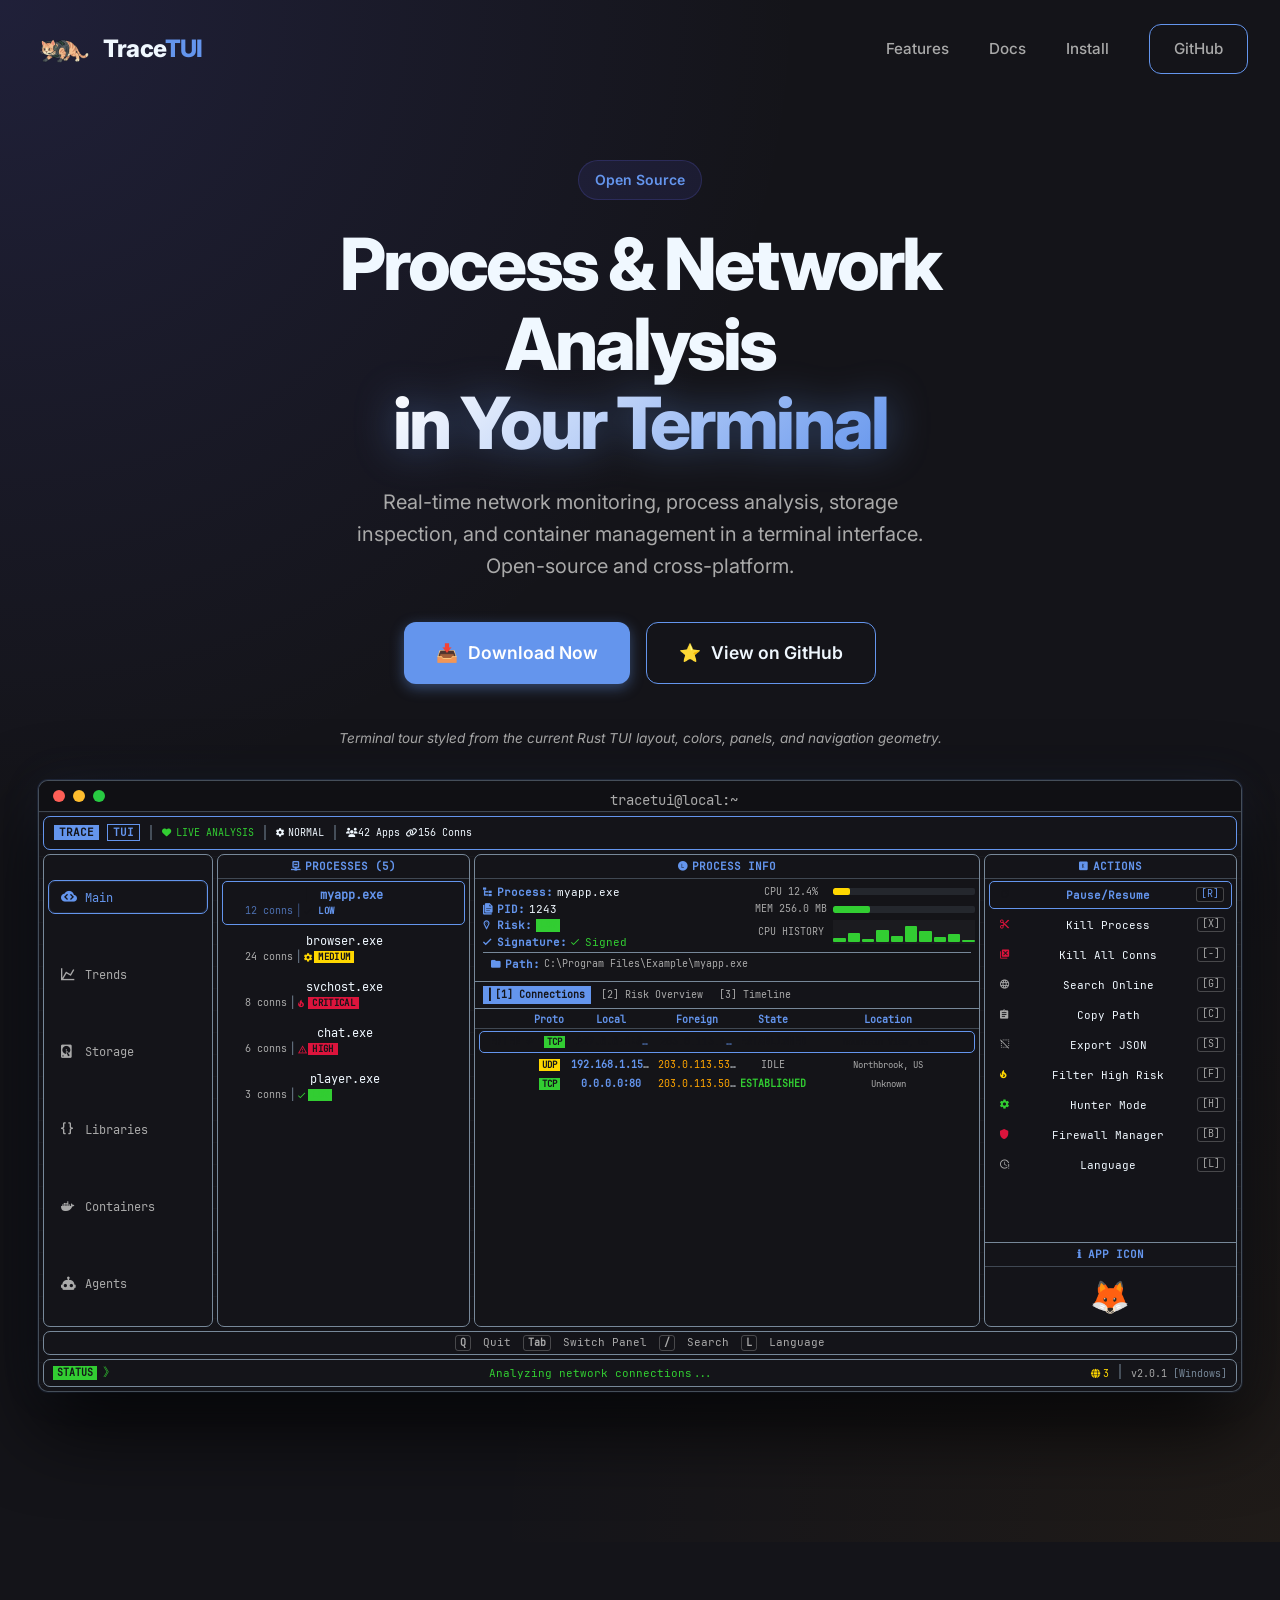
<file: docs/index.html>
<!DOCTYPE html>
<html lang="en">
<head>
    <meta charset="UTF-8">
    <meta name="viewport" content="width=device-width, initial-scale=1.0">
    <title>TraceTUI - Terminal System Process & Network Analysis</title>
    <meta name="description" content="TraceTUI: Open-source terminal-based system process and network analysis tool with real-time monitoring">
    <link rel="icon" type="image/png" href="assets/tracetuiicon.png">
    <link rel="preconnect" href="https://fonts.googleapis.com">
    <link rel="preconnect" href="https://fonts.gstatic.com" crossorigin>
    <link href="https://fonts.googleapis.com/css2?family=Inter:wght@400;600;700&family=JetBrains+Mono:wght@400;700&display=swap" rel="stylesheet">
    <link rel="stylesheet" href="css/style.css">
</head>
<body>
    
    <nav class="navbar" id="navbar">
        <div class="nav-container">
            <a href="./index.html" class="logo">
                <img src="assets/tracetuiicon.png" alt="TraceTUI" class="logo-img">
                <span class="logo-text">Trace<span class="accent">TUI</span></span>
            </a>
            <ul class="nav-links">
                <li><a href="#features">Features</a></li>
                <li><a href="#docs">Docs</a></li>
                <li><a href="#install">Install</a></li>
                <li><a href="https://github.com/AcoranGonzalezMoray/TraceTUI" class="btn btn-outline" target="_blank">GitHub</a></li>
            </ul>
            <button class="mobile-menu-btn" id="mobileMenuBtn" aria-label="Toggle menu">
                <span></span>
                <span></span>
                <span></span>
            </button>
        </div>
    </nav>

    
    <section class="hero" id="hero">
        <div class="container">
            <div class="hero-text">
                <div class="badge">Open Source</div>
                <h1 class="hero-title">
                    Process & Network Analysis<br>
                    <span class="accent">in Your Terminal</span>
                </h1>
                <p class="hero-subtitle">
                    Real-time network monitoring, process analysis, storage inspection, and container management
                    in a terminal interface. Open-source and cross-platform.
                </p>
                <div class="hero-buttons">
                    <a href="#install" class="btn btn-primary btn-lg">
                        <span>📥</span> Download Now
                    </a>
                    <a href="https://github.com/AcoranGonzalezMoray/TraceTUI" class="btn btn-secondary btn-lg" target="_blank">
                        <span>⭐</span> View on GitHub
                    </a>
                </div>
            </div>
            <div class="hero-terminal">
                <div class="terminal-window" id="terminalWindow">
                    <div class="terminal-header-dots">
                        <span class="dot-close"></span>
                        <span class="dot-minimize"></span>
                        <span class="dot-maximize"></span>
                        <span class="terminal-title-text">tracetui@local:~</span>
                    </div>
                    <div class="tui-app" id="tuiApp">
                        <div class="step-indicator" id="stepIndicator">
                            <span class="step-num" id="stepNum">01</span>
                            <span class="step-sep">/</span>
                            <span class="step-total">16</span>
                            <span class="step-label" id="stepLabel">Dashboard Overview</span>
                            <div class="step-dots" id="stepDots"></div>
                        </div>
                        
                        <div class="tui-header" id="tuiHeader" data-paused="false" data-hunter="false">
                            <span class="header-chip header-trace">TRACE</span>
                            <span class="header-chip header-tui">TUI</span>
                            <span class="header-sep">│</span>
                            <span class="header-dot" id="headerDot">&#xf004;</span>
                            <span class="header-live" id="headerLive">LIVE ANALYSIS</span>
                            <span class="header-sep">│</span>
                            <span class="header-mode" id="headerMode">󰒓 NORMAL</span>
                            <span class="header-sep">│</span>
                            <span class="header-counts">&#xf0c0; 42 Apps  &#xf0c1; 156 Conns</span>
                        </div>
                        
                        <div class="search-overlay" id="searchOverlay">
                            <div class="search-bar">
                                <span class="search-chip">◎ SEARCH</span>
                                <span class="search-query">firefox</span>
                                <span class="search-cursor">█</span>
                                <span class="search-count">(3 matches)</span>
                            </div>
                        </div>
                        
                        <div class="tui-body" id="tuiBody" data-active-nav="main">
                            
                            <div class="tui-nav-sidebar" id="tuiNavSidebar">
                                <div class="nav-item nav-selected" data-nav="main">
                                    <span class="nav-icon">󰞶</span>
                                    <span class="nav-label">Main</span>
                                </div>
                                <div class="nav-item" data-nav="trends">
                                    <span class="nav-icon">󰄪</span>
                                    <span class="nav-label">Trends</span>
                                </div>
                                <div class="nav-item" data-nav="storage">
                                    <span class="nav-icon">󰋊</span>
                                    <span class="nav-label">Storage</span>
                                </div>
                                <div class="nav-item" data-nav="libraries">
                                    <span class="nav-icon">󰅩</span>
                                    <span class="nav-label">Libraries</span>
                                </div>
                                <div class="nav-item" data-nav="containers">
                                    <span class="nav-icon">󰡨</span>
                                    <span class="nav-label">Containers</span>
                                </div>
                                <div class="nav-item" data-nav="agents">
                                    <span class="nav-icon">󰚩</span>
                                    <span class="nav-label">Agents</span>
                                </div>
                            </div>
                            <div class="tui-content-area">
                                
                                <div class="nav-view nav-view-main">
                                    <div class="tui-panel tui-left" id="tuiLeft">
                                        <div class="panel-titlebar">󰲚 PROCESSES (5)</div>
                                    <div class="proc-list">
                                        <div class="proc-loading">
                                            <div class="proc-empty-icon">󱈸</div>
                                            <div class="proc-empty-msg">No active connections</div>
                                            <div class="proc-empty-hint">Press <span class="proc-empty-key">R</span> to refresh</div>
                                        </div>
                                        <div class="proc-items">
                                            <div class="proc-item selected-proc">
                                                <span class="proc-sel">▎</span>
                                                <span class="proc-name">myapp.exe</span>
                                                <div class="proc-sub">
                                                    <span class="proc-conns">12 conns</span>
                                                    <span class="proc-sep">│</span>
                                                    <span class="proc-risk-icon risk-low">󰄬</span>
                                                    <span class="proc-risk-badge risk-low-bg">LOW</span>
                                                </div>
                                            </div>
                                            <div class="proc-item">
                                                <span class="proc-sel">  </span>
                                                <span class="proc-name">browser.exe</span>
                                                <div class="proc-sub">
                                                    <span class="proc-conns">24 conns</span>
                                                    <span class="proc-sep">│</span>
                                                    <span class="proc-risk-icon risk-med">󰒓</span>
                                                    <span class="proc-risk-badge risk-med-bg">MEDIUM</span>
                                                </div>
                                            </div>
                                            <div class="proc-item">
                                                <span class="proc-sel">  </span>
                                                <span class="proc-name">svchost.exe</span>
                                                <div class="proc-sub">
                                                    <span class="proc-conns">8 conns</span>
                                                    <span class="proc-sep">│</span>
                                                    <span class="proc-risk-icon risk-critical">󰈸</span>
                                                    <span class="proc-risk-badge risk-critical-bg">CRITICAL</span>
                                                </div>
                                            </div>
                                            <div class="proc-item">
                                                <span class="proc-sel">  </span>
                                                <span class="proc-name">chat.exe</span>
                                                <div class="proc-sub">
                                                    <span class="proc-conns">6 conns</span>
                                                    <span class="proc-sep">│</span>
                                                    <span class="proc-risk-icon risk-high">󰀪</span>
                                                    <span class="proc-risk-badge risk-high-bg">HIGH</span>
                                                </div>
                                            </div>
                                            <div class="proc-item">
                                                <span class="proc-sel">  </span>
                                                <span class="proc-name">player.exe</span>
                                                <div class="proc-sub">
                                                    <span class="proc-conns">3 conns</span>
                                                    <span class="proc-sep">│</span>
                                                    <span class="proc-risk-icon risk-low">󰄬</span>
                                                    <span class="proc-risk-badge risk-low-bg">LOW</span>
                                                </div>
                                            </div>
                                        </div>
                                    </div>
                                    </div>
                                    <div class="tui-panel tui-center" id="tuiCenter">
                                        <div class="panel-titlebar">󰰍 PROCESS INFO</div>
                                        <div class="center-loading">
                                            <div class="center-loading-line"><span class="center-loading-spinner">⠋</span> <span class="center-loading-msg">Analyzing network connections...</span></div>
                                            <div class="center-loading-sub">   Please wait, this may take a few seconds.</div>
                                        </div>
                                        <div class="center-info">
                                            <div class="info-grid">
                                                <div class="info-left">
                                                    <div class="info-row"><span class="info-lbl">󰙅 Process:</span><span class="info-val">myapp.exe</span></div>
                                                    <div class="info-row"><span class="info-lbl">󱔗 PID:</span><span class="info-val">1243</span></div>
                                                    <div class="info-row"><span class="info-lbl"> Risk:</span><span class="proc-risk-badge risk-low-bg">LOW</span></div>
                                                    <div class="info-row"><span class="info-lbl">󰄬 Signature:</span><span class="info-val sig-ok">󰄬 Signed</span></div>
                                                </div>
                                                <div class="info-right">
                                                    <div class="gauge-row">
                                                        <span class="gauge-lbl">CPU 12.4%</span>
                                                        <div class="gauge-track"><div class="gauge-fill gauge-cpu" style="width:12%"></div></div>
                                                    </div>
                                                    <div class="gauge-row">
                                                        <span class="gauge-lbl">MEM 256.0 MB</span>
                                                        <div class="gauge-track"><div class="gauge-fill gauge-mem" style="width:26%"></div></div>
                                                    </div>
                                                    <div class="sparkline-row">
                                                        <span class="gauge-lbl">CPU HISTORY</span>
                                                        <div class="sparkline-track">
                                                            <span class="spark-bar" style="height:20%"></span>
                                                            <span class="spark-bar" style="height:45%"></span>
                                                            <span class="spark-bar" style="height:12%"></span>
                                                            <span class="spark-bar" style="height:60%"></span>
                                                            <span class="spark-bar" style="height:30%"></span>
                                                            <span class="spark-bar" style="height:80%"></span>
                                                            <span class="spark-bar" style="height:55%"></span>
                                                            <span class="spark-bar" style="height:25%"></span>
                                                            <span class="spark-bar" style="height:40%"></span>
                                                            <span class="spark-bar" style="height:10%"></span>
                                                        </div>
                                                    </div>
                                                </div>
                                            </div>
                                            <div class="info-path">
                                                <span class="info-lbl">󰉋 Path:</span>
                                                <span class="info-val path-val">C:\Program Files\Example\myapp.exe</span>
                                            </div>
                                        </div>
                                        <div class="center-tabs" id="centerTabs">
                                            <span class="tab tab-active" data-tab="1">▎[1] Connections</span>
                                            <span class="tab" data-tab="2">[2] Risk Overview</span>
                                            <span class="tab" data-tab="3">[3] Timeline</span>
                                        </div>
                                        <div class="conn-table term-view" data-view="connections">
                                            <div class="conn-header-row">
                                                <span class="conn-c-ind"></span>
                                                <span class="conn-c-proto">Proto</span>
                                                <span class="conn-c-local">Local</span>
                                                <span class="conn-c-foreign">Foreign</span>
                                                <span class="conn-c-state">State</span>
                                                <span class="conn-c-location">Location</span>
                                            </div>
                                            <div class="conn-row conn-selected">
                                                <span class="conn-c-ind"><span class="conn-enter">ENTER ↵</span></span>
                                                <span class="conn-c-proto"><span class="conn-proto-badge proto-tcp">TCP</span></span>
                                                <span class="conn-c-local"><span class="addr-local">127.0.0.1:8080</span></span>
                                                <span class="conn-c-foreign"><span class="addr-foreign">203.0.113.10:443</span></span>
                                                <span class="conn-c-state"><span class="state-est">ESTABLISHED</span></span>
                                                <span class="conn-c-location"><span class="addr-loc">Mountain View, US</span></span>
                                            </div>
                                            <div class="conn-row">
                                                <span class="conn-c-ind"></span>
                                                <span class="conn-c-proto"><span class="conn-proto-badge proto-udp">UDP</span></span>
                                                <span class="conn-c-local"><span class="addr-local">192.168.1.15:54321</span></span>
                                                <span class="conn-c-foreign"><span class="addr-foreign">203.0.113.53:53</span></span>
                                                <span class="conn-c-state"><span class="state-idle">IDLE</span></span>
                                                <span class="conn-c-location"><span class="addr-loc">Northbrook, US</span></span>
                                            </div>
                                            <div class="conn-row">
                                                <span class="conn-c-ind"></span>
                                                <span class="conn-c-proto"><span class="conn-proto-badge proto-tcp">TCP</span></span>
                                                <span class="conn-c-local"><span class="addr-local">0.0.0.0:80</span></span>
                                                <span class="conn-c-foreign"><span class="addr-foreign">203.0.113.50:443</span></span>
                                                <span class="conn-c-state"><span class="state-est">ESTABLISHED</span></span>
                                                <span class="conn-c-location"><span class="addr-loc">Unknown</span></span>
                                            </div>
                                        </div>
                                        <div class="term-view risk-view" data-view="risk">
                                            <div class="risk-chart-border">
                                                <div class="risk-chart-title"> RISK OVERVIEW </div>
                                                <div class="risk-chart-inner">
                                                    <div class="risk-col">
                                                        <div class="risk-col-bars">
                                                            <div class="risk-bar-seg fill-low"></div>
                                                        </div>
                                                        <span class="risk-col-lbl">myapp.exe</span>
                                                        <span class="risk-col-val risk-col-val-low">LOW</span>
                                                    </div>
                                                    <div class="risk-col">
                                                        <div class="risk-col-bars">
                                                            <div class="risk-bar-seg fill-med"></div>
                                                            <div class="risk-bar-seg fill-med"></div>
                                                        </div>
                                                        <span class="risk-col-lbl">browser.exe</span>
                                                        <span class="risk-col-val risk-col-val-med">MEDIUM</span>
                                                    </div>
                                                    <div class="risk-col">
                                                        <div class="risk-col-bars">
                                                            <div class="risk-bar-seg fill-critical"></div>
                                                            <div class="risk-bar-seg fill-critical"></div>
                                                            <div class="risk-bar-seg fill-critical"></div>
                                                            <div class="risk-bar-seg fill-critical"></div>
                                                        </div>
                                                        <span class="risk-col-lbl">svchost.exe</span>
                                                        <span class="risk-col-val risk-col-val-critical">CRITICAL</span>
                                                    </div>
                                                    <div class="risk-col">
                                                        <div class="risk-col-bars">
                                                            <div class="risk-bar-seg fill-high"></div>
                                                            <div class="risk-bar-seg fill-high"></div>
                                                            <div class="risk-bar-seg fill-high"></div>
                                                        </div>
                                                        <span class="risk-col-lbl">chat.exe</span>
                                                        <span class="risk-col-val risk-col-val-high">HIGH</span>
                                                    </div>
                                                    <div class="risk-col">
                                                        <div class="risk-col-bars">
                                                            <div class="risk-bar-seg fill-low"></div>
                                                        </div>
                                                        <span class="risk-col-lbl">player.exe</span>
                                                        <span class="risk-col-val risk-col-val-low">LOW</span>
                                                    </div>
                                                </div>
                                            </div>
                                        </div>
                                        <div class="term-view timeline-view" data-view="timeline">
                                            <div class="timeline-title"> CONNECTION TIMELINE </div>
                                            <div class="timeline-chart">
                                                <svg viewBox="0 0 200 80" class="timeline-svg">
                                                    <polyline points="0,70 10,65 20,60 30,40 40,35 50,50 60,30 70,25 80,20 90,15 100,30 110,25 120,35 130,20 140,10 150,15 160,25 170,30 180,20 190,10 200,5"
                                                        fill="none" stroke="#6495ed" stroke-width="1.5" vector-effect="non-scaling-stroke"/>
                                                    <polyline points="0,70 10,68 20,65 30,55 40,50 50,60 60,45 70,40 80,35 90,30 100,45 110,40 120,50 130,35 140,25 150,30 160,40 170,45 180,35 190,25 200,20"
                                                        fill="none" stroke="#32cd32" stroke-width="1" vector-effect="non-scaling-stroke" opacity="0.6"/>
                                                </svg>
                                                <div class="timeline-labels">
                                                    <span>0s</span><span>30s</span><span>60s</span><span>90s</span><span>120s</span>
                                                </div>
                                            </div>
                                        </div>
                                    </div>
                                    <div class="tui-panel tui-right" id="tuiRight">
                                        <div class="panel-titlebar">󰬒 ACTIONS</div>
                                        <div class="action-list">
                                            <div class="action-item action-selected">
                                                <span class="act-icon act-primary">󰑐</span>
                                                <span class="act-label">Pause/Resume</span>
                                                <span class="act-key">[R]</span>
                                            </div>
                                            <div class="action-item">
                                                <span class="act-icon act-danger">󰆐</span>
                                                <span class="act-label">Kill Process</span>
                                                <span class="act-key">[X]</span>
                                            </div>
                                            <div class="action-item">
                                                <span class="act-icon act-danger">󰱝</span>
                                                <span class="act-label">Kill All Conns</span>
                                                <span class="act-key">[-]</span>
                                            </div>
                                            <div class="action-item">
                                                <span class="act-icon act-dim">󰖟</span>
                                                <span class="act-label">Search Online</span>
                                                <span class="act-key">[G]</span>
                                            </div>
                                            <div class="action-item">
                                                <span class="act-icon act-dim">󰅍</span>
                                                <span class="act-label">Copy Path</span>
                                                <span class="act-key">[C]</span>
                                            </div>
                                            <div class="action-item">
                                                <span class="act-icon act-dim">󰒈</span>
                                                <span class="act-label">Export JSON</span>
                                                <span class="act-key">[S]</span>
                                            </div>
                                            <div class="action-item">
                                                <span class="act-icon act-warn">󰈸</span>
                                                <span class="act-label">Filter High Risk</span>
                                                <span class="act-key">[F]</span>
                                            </div>
                                            <div class="action-item">
                                                <span class="act-icon act-success">󰒓</span>
                                                <span class="act-label">Hunter Mode</span>
                                                <span class="act-key">[H]</span>
                                            </div>
                                            <div class="action-item">
                                                <span class="act-icon act-danger">󰒘</span>
                                                <span class="act-label">Firewall Manager</span>
                                                <span class="act-key">[B]</span>
                                            </div>
                                            <div class="action-item">
                                                <span class="act-icon act-dim">󰗎</span>
                                                <span class="act-label">Language</span>
                                                <span class="act-key">[L]</span>
                                            </div>
                                        </div>
                                        <div class="icon-section">
                                            <div class="panel-titlebar">ℹ APP ICON</div>
                                            <div class="icon-display">🦊</div>
                                        </div>
                                    </div>
                                </div>
                                
                                <div class="nav-view nav-view-trends" id="navViewTrends">
                                    <div class="panel-titlebar">󰄪 TRENDS &amp; ANALYTICS</div>
                                    <div class="trends-kpi-row">
                                        <div class="kpi-card"><span class="kpi-icon kpi-primary">▲</span><span class="kpi-val">156</span><span class="kpi-lbl">Connections</span></div>
                                        <div class="kpi-card"><span class="kpi-icon kpi-success">◆</span><span class="kpi-val">312</span><span class="kpi-lbl">Peak</span></div>
                                        <div class="kpi-card"><span class="kpi-icon kpi-warning">◈</span><span class="kpi-val">24.5%</span><span class="kpi-lbl">CPU</span></div>
                                        <div class="kpi-card"><span class="kpi-icon kpi-dim">▣</span><span class="kpi-val">1,024 MB</span><span class="kpi-lbl">Memory</span></div>
                                        <div class="kpi-card"><span class="kpi-icon kpi-danger">⚠</span><span class="kpi-val">3</span><span class="kpi-lbl">High Risk</span></div>
                                    </div>
                                    <div class="trends-sparkline-row">
                                        <div class="trends-spark-col"><div class="panel-titlebar">CPU HISTORY ─ 24.5%</div><div class="spark-stats"><span>Min: 2.1%</span><span>Avg: 18.7%</span><span>Max: 89.3%</span></div><div class="sparkline-track"><span class="spark-bar" style="height:10%"></span><span class="spark-bar" style="height:30%"></span><span class="spark-bar" style="height:60%"></span><span class="spark-bar" style="height:20%"></span><span class="spark-bar" style="height:80%"></span><span class="spark-bar" style="height:45%"></span><span class="spark-bar" style="height:25%"></span><span class="spark-bar" style="height:90%"></span><span class="spark-bar" style="height:35%"></span><span class="spark-bar" style="height:40%"></span></div></div>
                                        <div class="trends-spark-col"><div class="panel-titlebar">CONN COUNT ─ 156 active</div><div class="spark-stats"><span>Min: 45</span><span>Avg: 142</span><span>Max: 312</span></div><div class="sparkline-track"><span class="spark-bar" style="height:20%"></span><span class="spark-bar" style="height:50%"></span><span class="spark-bar" style="height:80%"></span><span class="spark-bar" style="height:60%"></span><span class="spark-bar" style="height:100%"></span><span class="spark-bar" style="height:40%"></span><span class="spark-bar" style="height:70%"></span><span class="spark-bar" style="height:90%"></span><span class="spark-bar" style="height:55%"></span><span class="spark-bar" style="height:30%"></span></div></div>
                                    </div>
                                    <div class="trends-mid-row">
                                        <div class="trends-dist-col"><div class="panel-titlebar">RISK DISTRIBUTION</div><div class="dist-list"><div class="dist-row"><span class="dist-lbl risk-critical">Critical</span><div class="dist-bar-track"><div class="dist-bar dist-danger" style="width:10%"></div></div><span class="dist-pct">10% (1)</span></div><div class="dist-row"><span class="dist-lbl risk-high">High</span><div class="dist-bar-track"><div class="dist-bar dist-danger" style="width:20%"></div></div><span class="dist-pct">20% (2)</span></div><div class="dist-row"><span class="dist-lbl risk-med">Medium</span><div class="dist-bar-track"><div class="dist-bar dist-warning" style="width:30%"></div></div><span class="dist-pct">30% (3)</span></div><div class="dist-row"><span class="dist-lbl risk-low">Low</span><div class="dist-bar-track"><div class="dist-bar dist-success" style="width:40%"></div></div><span class="dist-pct">40% (4)</span></div><div class="dist-row"><span class="dist-lbl risk-low">Safe</span><div class="dist-bar-track"><div class="dist-bar dist-primary" style="width:0%"></div></div><span class="dist-pct">0% (0)</span></div></div></div>
                                        <div class="trends-top-col"><div class="panel-titlebar">TOP PROCESSES (CPU)</div><div class="top-list"><div class="top-row"><span class="top-name">svchost.exe</span><div class="top-bar-track"><div class="top-bar" style="width:100%"></div></div><span class="top-pct">89.3%</span></div><div class="top-row"><span class="top-name">browser.exe</span><div class="top-bar-track"><div class="top-bar" style="width:65%"></div></div><span class="top-pct">58.1%</span></div><div class="top-row"><span class="top-name">myapp.exe</span><div class="top-bar-track"><div class="top-bar" style="width:14%"></div></div><span class="top-pct">12.4%</span></div></div></div>
                                        <div class="trends-top-col"><div class="panel-titlebar">TOP PROCESSES (MEM)</div><div class="top-list"><div class="top-row"><span class="top-name">browser.exe</span><div class="top-bar-track"><div class="top-bar" style="width:100%"></div></div><span class="top-pct">512 MB</span></div><div class="top-row"><span class="top-name">svchost.exe</span><div class="top-bar-track"><div class="top-bar" style="width:60%"></div></div><span class="top-pct">256 MB</span></div><div class="top-row"><span class="top-name">myapp.exe</span><div class="top-bar-track"><div class="top-bar" style="width:15%"></div></div><span class="top-pct">64 MB</span></div></div></div>
                                    </div>
                                    <div class="trends-bottom-row">
                                        <div class="trends-protocol-col"><div class="panel-titlebar">PROTOCOLS</div><div class="dist-list"><div class="dist-row"><span class="dist-lbl">TCP</span><div class="dist-bar-track"><div class="dist-bar dist-success" style="width:70%"></div></div><span class="dist-pct">109</span></div><div class="dist-row"><span class="dist-lbl">UDP</span><div class="dist-bar-track"><div class="dist-bar dist-warning" style="width:30%"></div></div><span class="dist-pct">47</span></div></div></div>
                                        <div class="trends-country-col"><div class="panel-titlebar">DESTINATIONS (Top 5)</div><div class="dist-list"><div class="dist-row"><span class="dist-lbl">US</span><div class="dist-bar-track"><div class="dist-bar dist-warning" style="width:100%"></div></div><span class="dist-pct">64</span></div><div class="dist-row"><span class="dist-lbl">DE</span><div class="dist-bar-track"><div class="dist-bar dist-warning" style="width:35%"></div></div><span class="dist-pct">22</span></div><div class="dist-row"><span class="dist-lbl">Unknown</span><div class="dist-bar-track"><div class="dist-bar dist-dim" style="width:25%"></div></div><span class="dist-pct">16</span></div><div class="dist-row"><span class="dist-lbl">JP</span><div class="dist-bar-track"><div class="dist-bar dist-warning" style="width:20%"></div></div><span class="dist-pct">13</span></div><div class="dist-row"><span class="dist-lbl">GB</span><div class="dist-bar-track"><div class="dist-bar dist-warning" style="width:18%"></div></div><span class="dist-pct">11</span></div></div></div>
                                    </div>
                                </div>
                                
                                <div class="nav-view nav-view-storage" id="navViewStorage">
                                    <div class="storage-col storage-disks-col">
                                        <div class="panel-titlebar">DISKS</div>
                                        <div class="disk-list">
                                            <div class="disk-item disk-selected"><span class="disk-dev">C:</span><div class="disk-bar-track"><div class="disk-bar-fill disk-ok" style="width:62%"></div></div><span class="disk-pct">62%</span></div>
                                            <div class="disk-item"><span class="disk-dev">D:</span><div class="disk-bar-track"><div class="disk-bar-fill disk-warn" style="width:78%"></div></div><span class="disk-pct">78%</span></div>
                                            <div class="disk-item"><span class="disk-dev">E:</span><div class="disk-bar-track"><div class="disk-bar-fill disk-danger" style="width:92%"></div></div><span class="disk-pct">92%</span></div>
                                        </div>
                                        <div class="panel-titlebar">PROPERTIES</div>
                                        <div class="disk-props">
                                            <div class="prop-row"><span class="prop-lbl">Device:</span><span class="prop-val">C:</span></div>
                                            <div class="prop-row"><span class="prop-lbl">Mount:</span><span class="prop-val">C:\</span></div>
                                            <div class="prop-row"><span class="prop-lbl">FS:</span><span class="prop-val">NTFS</span></div>
                                            <div class="prop-row"><span class="prop-lbl">Total:</span><span class="prop-val">476 GB</span></div>
                                            <div class="prop-row"><span class="prop-lbl">Used:</span><span class="prop-val">295 GB</span></div>
                                            <div class="prop-row"><span class="prop-lbl">Free:</span><span class="prop-val">181 GB</span></div>
                                        </div>
                                    </div>
                                    <div class="storage-col storage-browser-col">
                                        <div class="panel-titlebar">FILE BROWSER</div>
                                        <div class="fb-header">&#xf15b; C:\Users\Example [Name]</div>
                                        <div class="fb-table">
                                            <div class="fb-header-row"><span class="fb-c-name">Name</span><span class="fb-c-size">Size</span><span class="fb-c-mod">Modified</span></div>
                                            <div class="fb-row fb-dir"><span class="fb-c-name">&#xf07c; Documents</span><span class="fb-c-size">&lt;DIR&gt;</span><span class="fb-c-mod">2026-05-20</span></div>
                                            <div class="fb-row fb-dir"><span class="fb-c-name">&#xf07c; Downloads</span><span class="fb-c-size">&lt;DIR&gt;</span><span class="fb-c-mod">2026-05-25</span></div>
                                            <div class="fb-row fb-file fb-selected"><span class="fb-c-name">&#xf02e9; image.png</span><span class="fb-c-size">1.2 MB</span><span class="fb-c-mod">2026-05-24</span></div>
                                            <div class="fb-row fb-file"><span class="fb-c-name">&#xf0219; notes.txt</span><span class="fb-c-size">4 KB</span><span class="fb-c-mod">2026-05-23</span></div>
                                            <div class="fb-row fb-file"><span class="fb-c-name">&#xf0ffa; backup.zip</span><span class="fb-c-size">256 MB</span><span class="fb-c-mod">2026-05-22</span></div>
                                        </div>
                                    </div>
                                    <div class="storage-col storage-actions-col">
                                        <div class="panel-titlebar">ACTIONS</div>
                                        <div class="action-list">
                                            <div class="action-item action-selected"><span class="act-icon act-success">&#xf021;</span><span class="act-label">Refresh</span><span class="act-key">[R]</span></div>
                                            <div class="action-item"><span class="act-icon act-primary">&#xf15b;</span><span class="act-label">Open</span><span class="act-key">[Enter]</span></div>
                                            <div class="action-item"><span class="act-icon act-warn">&#xf0ca;</span><span class="act-label">Properties</span><span class="act-key">[P]</span></div>
                                            <div class="action-item"><span class="act-icon act-dim">&#xf07c;</span><span class="act-label">Parent Dir</span><span class="act-key">[Bksp]</span></div>
                                            <div class="action-item"><span class="act-icon act-danger">&#xf015;</span><span class="act-label">Go Home</span><span class="act-key">[H]</span></div>
                                            <div class="action-item"><span class="act-icon act-dim">&#xf0dc;</span><span class="act-label">Sort: Name</span><span class="act-key">[S]</span></div>
                                        </div>
                                    </div>
                                </div>
                                
                                <div class="nav-view nav-view-libraries" id="navViewLibraries">
                                    <div class="lib-col lib-proc-col">
                                        <div class="panel-titlebar">PROCESSES</div>
                                        <div class="lib-proc-list">
                                            <div class="lib-proc lib-selected"><span class="lib-proc-name">myapp.exe</span><span class="lib-proc-cnt">14</span><span class="lib-proc-threat">0</span></div>
                                            <div class="lib-proc"><span class="lib-proc-name">browser.exe</span><span class="lib-proc-cnt">32</span><span class="lib-proc-threat">2</span></div>
                                            <div class="lib-proc"><span class="lib-proc-name">svchost.exe</span><span class="lib-proc-cnt">28</span><span class="lib-proc-threat">1</span></div>
                                            <div class="lib-proc"><span class="lib-proc-name">chat.exe</span><span class="lib-proc-cnt">8</span><span class="lib-proc-threat">0</span></div>
                                        </div>
                                    </div>
                                    <div class="lib-col lib-table-col">
                                        <div class="panel-titlebar">LOADED LIBRARIES</div>
                                        <div class="lib-tbl">
                                            <div class="lib-tbl-hdr"><span style="flex:1">Name</span><span style="width:60px">Size</span><span style="width:72px">Origin</span><span style="width:64px">Sign</span><span style="width:88px">Risk</span></div>
                                            <div class="lib-tbl-row" style="background:var(--primary);color:var(--background);font-weight:700"><span style="flex:1">▶ ntdll.dll</span><span style="width:60px">1.8MB</span><span style="width:72px">System</span><span style="width:64px">✔Signed</span><span style="width:88px">Safe</span></div>
                                            <div class="lib-tbl-row"><span style="flex:1">kernel32.dll</span><span style="width:60px">1.2MB</span><span style="width:72px">System</span><span style="width:64px">✔Signed</span><span style="width:88px">Safe</span></div>
                                            <div class="lib-tbl-row"><span style="flex:1">ws2_32.dll</span><span style="width:60px">0.6MB</span><span style="width:72px">System</span><span style="width:64px">✔Signed</span><span style="width:88px">Safe</span></div>
                                            <div class="lib-tbl-row"><span style="flex:1">libcurl.dll</span><span style="width:60px">4.2MB</span><span style="width:72px">ProgramFiles</span><span style="width:64px">✔Signed</span><span style="width:88px">Safe</span></div>
                                            <div class="lib-tbl-row"><span style="flex:1">unstable.dll</span><span style="width:60px">0.8MB</span><span style="width:72px">UserSpace</span><span style="width:64px">✗Unsign</span><span style="width:88px;color:var(--warning)">Suspicious</span></div>
                                        </div>
                                    </div>
                                    <div class="lib-col lib-actions-col">
                                        <div class="panel-titlebar">ACTIONS</div>
                                        <div class="action-list">
                                            <div class="action-item action-selected"><span class="act-icon act-primary">&#xf0350;</span><span class="act-label">Refresh</span><span class="act-key">[R]</span></div>
                                            <div class="action-item"><span class="act-icon act-warn">&#xf0493;</span><span class="act-label">Filter Risk</span><span class="act-key">[F]</span></div>
                                            <div class="action-item"><span class="act-icon act-dim">&#xf014d;</span><span class="act-label">Copy Path</span><span class="act-key">[Enter]</span></div>
                                            <div class="action-item"><span class="act-icon act-dim">&#xf0488;</span><span class="act-label">Export JSON</span><span class="act-key">[J]</span></div>
                                            <div class="action-item"><span class="act-icon act-dim">&#xf0238;</span><span class="act-label">Export CSV</span><span class="act-key">[C]</span></div>
                                            <div class="action-item"><span class="act-icon act-dim">&#xf0109;</span><span class="act-label">Hash Info</span><span class="act-key">[H]</span></div>
                                            <div class="action-item"><span class="act-icon act-primary">&#xf0214;</span><span class="act-label">View Binary</span><span class="act-key">[V]</span></div>
                                        </div>
                                    </div>
                                </div>
                                
                                <div class="nav-view nav-view-containers" id="navViewContainers">
                                    <div class="lib-col lib-proc-col" style="width:34%">
                                        <div class="panel-titlebar">CONTAINERS (4)</div>
                                        <div style="padding:3px 8px;font-size:0.65rem;">▶ <span style="color:var(--success);font-weight:700">2</span>  ■ <span style="color:var(--danger);font-weight:700">1</span>  ⏸ <span style="color:var(--warning);font-weight:700">1</span>  / 4 total</div>
                                        <div style="display:flex;padding:3px 8px;font-size:0.6rem;color:var(--text-dim);font-weight:600;border-bottom:1px solid var(--border)">
                                            <span style="width:72px">State</span><span style="flex:1">Name</span><span style="width:90px">Image</span>
                                        </div>
                                        <div style="display:flex;padding:4px 8px;font-size:0.65rem;background:var(--primary);color:var(--background);font-weight:700">
                                            <span style="width:72px"><span style="color:var(--success)">▶</span> RUN  </span><span style="flex:1"><span style="color:var(--success)">●</span> web-app</span><span style="width:90px">nginx:latest</span>
                                        </div>
                                        <div style="display:flex;padding:4px 8px;font-size:0.65rem;">
                                            <span style="width:72px"><span style="color:var(--success)">▶</span> RUN  </span><span style="flex:1"><span style="color:var(--warning)">●</span> api-server</span><span style="width:90px">node:18</span>
                                        </div>
                                        <div style="display:flex;padding:4px 8px;font-size:0.65rem;">
                                            <span style="width:72px"><span style="color:var(--warning)">⏸</span> PAUSE </span><span style="flex:1"><span style="color:var(--success)">●</span> cache-db</span><span style="width:90px">redis:7</span>
                                        </div>
                                        <div style="display:flex;padding:4px 8px;font-size:0.65rem;">
                                            <span style="width:72px"><span style="color:var(--danger)">■</span> STOP </span><span style="flex:1"><span style="color:var(--text-dim)">○</span> old-service</span><span style="width:90px">ubuntu:22</span>
                                        </div>
                                    </div>
                                    <div class="lib-col lib-table-col" style="width:43%">
                                        <div class="panel-titlebar">DETAILS</div>
                                        <div style="padding:4px 8px;font-size:0.65rem;border-bottom:1px solid var(--border)">
                                            <div><span style="color:var(--success);font-weight:700">▶ RUN</span></div>
                                            <div><span style="color:var(--text-dim)">Name:</span> <span style="font-weight:700">web-app</span></div>
                                            <div><span style="color:var(--text-dim)">ID:</span> <span style="color:var(--text-dim)">a1b2c3d4e5f6</span></div>
                                            <div><span style="color:var(--text-dim)">Image:</span> <span style="color:var(--secondary)">nginx:latest</span></div>
                                            <div><span style="color:var(--text-dim)">Ports:</span> <span style="color:var(--primary)">0.0.0.0:80->80/tcp</span></div>
                                            <div><span style="color:var(--text-dim)">Networks:</span> bridge</div>
                                        </div>
                                        <div style="display:flex;padding:4px 8px;gap:4px;border-bottom:1px solid var(--border)">
                                            <div style="flex:1;border:1px solid var(--border);border-radius:4px;padding:2px">
                                                <div style="font-size:0.6rem;color:var(--danger)">CPU</div>
                                                <div style="font-size:0.7rem;font-weight:700">23.5%</div>
                                                <div class="gauge-track" style="margin-top:2px"><div class="gauge-fill gauge-cpu" style="width:24%"></div></div>
                                            </div>
                                            <div style="flex:1;border:1px solid var(--border);border-radius:4px;padding:2px">
                                                <div style="font-size:0.6rem;color:var(--primary)">MEM</div>
                                                <div style="font-size:0.7rem;font-weight:700">45.2% (256MB)</div>
                                                <div class="gauge-track" style="margin-top:2px"><div class="gauge-fill gauge-mem" style="width:45%"></div></div>
                                            </div>
                                        </div>
                                        <div style="padding:4px 8px;font-size:0.65rem">
                                            <div><span style="color:var(--text-dim)">Running for:</span> <span style="color:var(--primary);font-weight:700">3 days 12h</span></div>
                                            <div><span style="color:var(--text-dim)">Created:</span> 2026-05-22</div>
                                            <div><span style="color:var(--text-dim)">Net I/O:</span> 1.2GB / 45MB</div>
                                            <div><span style="color:var(--text-dim)">Block I/O:</span> 256MB / 128MB</div>
                                            <div><span style="color:var(--text-dim)">PIDs:</span> 12</div>
                                        </div>
                                    </div>
                                    <div class="lib-col lib-actions-col" style="width:23%">
                                        <div class="panel-titlebar">ACTIONS</div>
                                        <div class="action-list">
                                            <div class="action-item action-selected"><span class="act-icon act-dim">&#xf021;</span><span class="act-label">Refresh</span><span class="act-key">[R]</span></div>
                                            <div class="action-item"><span class="act-icon act-dim">&#xf022;</span><span class="act-label">Logs</span><span class="act-key">[V]</span></div>
                                            <div class="action-item"><span class="act-icon act-dim">&#xe795;</span><span class="act-label">Console</span><span class="act-key">[C]</span></div>
                                            <div class="action-item"><span class="act-icon act-success">&#xf04b;</span><span class="act-label">Start</span><span class="act-key">[S]</span></div>
                                            <div class="action-item"><span class="act-icon act-danger">&#xf04d;</span><span class="act-label">Stop</span><span class="act-key">[T]</span></div>
                                            <div class="action-item"><span class="act-icon act-warn">&#xf021;</span><span class="act-label">Restart</span><span class="act-key">[E]</span></div>
                                            <div class="action-item"><span class="act-icon act-primary">&#xf04c;</span><span class="act-label">Pause</span><span class="act-key">[P]</span></div>
                                        </div>
                                        <div style="border-top:1px solid var(--border);margin-top:4px">
                                            <div class="panel-titlebar" style="font-size:0.65rem">DOCKER <span style="color:var(--success);font-weight:700">● ON</span></div>
                                            <div class="action-list">
                                                <div class="action-item"><span class="act-icon act-success">&#xf011;</span><span class="act-label">Start Docker</span><span class="act-key">[N]</span></div>
                                                <div class="action-item"><span class="act-icon act-danger">&#xf04d;</span><span class="act-label">Stop Docker</span><span class="act-key">[O]</span></div>
                                                <div class="action-item"><span class="act-icon act-dim">&#xe28b;</span><span class="act-label">Hub Search</span><span class="act-key">[H]</span></div>
                                            </div>
                                        </div>
                                    </div>
                                </div>
                                <div class="nav-view nav-view-agents">
                                    <div class="lib-col" style="width:34%">
                                        <div class="panel-titlebar">AGENTS</div>
                                        <div style="padding:4px 8px;font-size:0.65rem;border-left:2px solid var(--primary);background:rgba(99,102,241,0.08)">
                                            <div><span style="color:var(--success);font-weight:700">✔</span> <span style="font-weight:700">firefox.exe</span></div>
                                            <div><span style="color:var(--text-dim)">  󰆧 Process | Ollama / llama3.2:3b</span></div>
                                            <div><span style="color:var(--success);font-size:0.6rem">● COMPLETED</span></div>
                                        </div>
                                        <div style="padding:4px 8px;font-size:0.65rem;border-bottom:1px solid var(--border)">
                                            <div><span style="color:var(--text-dim)">✔</span> <span>192.168.1.0/24</span></div>
                                            <div><span style="color:var(--text-dim)">  󰛳 Network | Ollama / llama3.2:3b</span></div>
                                            <div><span style="color:var(--success);font-size:0.6rem">● COMPLETED</span></div>
                                        </div>
                                        <div style="padding:4px 8px;font-size:0.65rem;border-bottom:1px solid var(--border)">
                                            <div><span style="color:var(--warning)">⏳</span> <span>suspicious.domain</span></div>
                                            <div><span style="color:var(--text-dim)">  󰖟 DNS | Ollama / llama3.2:3b</span></div>
                                            <div><span style="color:var(--warning);font-size:0.6rem">● QUEUED</span></div>
                                        </div>
                                        <div style="padding:4px 8px;font-size:0.65rem;border-bottom:1px solid var(--border)">
                                            <div><span style="color:var(--danger)">✘</span> <span>system</span></div>
                                            <div><span style="color:var(--text-dim)">  󰒃 CVE | Anthropic / claude-3-haiku</span></div>
                                            <div><span style="color:var(--danger);font-size:0.6rem">● FAILED</span></div>
                                        </div>
                                        <div style="padding:4px 8px;font-size:0.65rem">
                                            <div><span style="color:var(--primary)">●</span> <span>svchost.exe</span></div>
                                            <div><span style="color:var(--text-dim)">  󰍛 Memory | Ollama / llama3.2:3b</span></div>
                                            <div><span style="color:var(--primary);font-size:0.6rem">⏳ RUNNING</span></div>
                                        </div>
                                    </div>
                                    
                                    <div class="lib-col" style="width:44%">
                                        <div class="panel-titlebar">DETAIL <span style="color:var(--text-dim);font-weight:400"> · </span>P=3 <span style="color:var(--text-dim);font-weight:400"> · </span>+/-</div>
                                        <div style="padding:4px 8px;font-size:0.65rem;border-bottom:1px solid var(--border)">
                                            <div style="display:flex;align-items:center;gap:4px;margin-bottom:4px">
                                                <span style="color:var(--warning)">󰆧</span>
                                                <span style="font-weight:700">Process Analysis</span>
                                            </div>
                                            <div style="display:flex;gap:4px;margin-bottom:4px">
                                                <span style="background:var(--success);color:var(--background);font-weight:700;padding:0 4px;font-size:0.6rem">COMPLETED</span>
                                            </div>
                                            <div style="display:flex;gap:4px;flex-wrap:wrap;justify-content:center;padding:4px 0">
                                                <span style="background:var(--warning);color:var(--background);font-weight:700;padding:0 4px;font-size:0.6rem"> 󰑐 Retry [R]</span>
                                                <span style="background:var(--secondary);color:var(--background);font-weight:700;padding:0 4px;font-size:0.6rem"> 󰒈 Export MD [E]</span>
                                                <span style="background:var(--secondary);color:var(--background);font-weight:700;padding:0 4px;font-size:0.6rem"> 󰘦 Export JSON [J]</span>
                                                <span style="background:var(--primary);color:var(--background);font-weight:700;padding:0 4px;font-size:0.6rem"> 󰍉 Filter [F]</span>
                                                <span style="background:var(--warning);color:var(--background);font-weight:700;padding:0 4px;font-size:0.6rem"> 󰅂 Expand [Z]</span>
                                            </div>
                                            <div style="margin-top:4px">
                                                <div><span style="color:var(--text-dim)">Target:</span> <span style="font-weight:700">firefox.exe (PID 8402)</span></div>
                                                <div><span style="color:var(--text-dim)">Path:</span> <span style="color:var(--secondary)">C:\Program Files\Mozilla Firefox\firefox.exe</span></div>
                                                <div><span style="color:var(--text-dim)">Provider / Model:</span> <span style="color:var(--primary)">Ollama / llama3.2:3b</span></div>
                                                <div><span style="color:var(--text-dim)">History:</span> <span style="color:var(--text-dim)">./agents/2026-06-04_120030_firefox_analysis.md</span></div>
                                                <div><span style="color:var(--text-dim)">Time:</span> 2.34s</div>
                                            </div>
                                        </div>
                                        <div style="padding:4px 8px;font-size:0.65rem;max-height:100%;overflow-y:auto">
                                            <div style="color:var(--text-dim);margin-bottom:2px"># Analysis Results</div>
                                            <div style="color:var(--success);margin-bottom:2px">- 3 active TCP connections detected</div>
                                            <div style="color:var(--warning);margin-bottom:2px">- 1 connection to high-risk IP (203.0.113.50)</div>
                                            <div style="color:var(--text-dim);margin-bottom:2px">- Memory usage within normal range (142MB)</div>
                                            <div style="color:var(--text-dim);margin-top:4px;border-top:1px solid var(--border);padding-top:4px">## Connections</div>
                                            <div style="color:var(--text-dim);margin-bottom:2px">| Proto | Local | Remote | State |</div>
                                            <div style="color:var(--text-dim);margin-bottom:2px">|-------|-------|--------|-------|</div>
                                            <div style="margin-bottom:2px"> TCP │ 127.0.0.1:53420 │ 203.0.113.50:443 │ <span style="color:var(--danger)">SUSPICIOUS</span></div>
                                            <div style="margin-bottom:2px"> TCP │ 127.0.0.1:53421 │ 142.250.80.46:443 │ ESTABLISHED</div>
                                            <div style="margin-bottom:2px"> UDP │ 0.0.0.0:5353 │ 224.0.0.251:5353 │ IDLE</div>
                                            <div style="color:var(--primary);margin-top:2px">▼ (+12 more lines)</div>
                                        </div>
                                    </div>
                                    
                                    <div class="lib-col lib-actions-col" style="width:22%">
                                        <div class="panel-titlebar">ACTIONS</div>
                                        <div class="action-list">
                                            <div class="action-item action-selected"><span class="act-icon">󰈐</span><span class="act-label">Provider (Ollama)</span><span class="act-key">[C]</span></div>
                                            <div class="action-item"><span class="act-icon">󰚩</span><span class="act-label">Launch Agent</span><span class="act-key">[A]</span></div>
                                            <div class="action-item"><span class="act-icon act-danger">⏹</span><span class="act-label">Cancel</span><span class="act-key">[S]</span></div>
                                            <div class="action-item"><span class="act-icon act-success">󰑐</span><span class="act-label">Retry</span><span class="act-key">[R]</span></div>
                                            <div class="action-item"><span class="act-icon act-warn">󰓅</span><span class="act-label">Parallel: 4</span><span class="act-key">[+/-]</span></div>
                                            <div class="action-item"><span class="act-icon act-dim">󰩈</span><span class="act-label">Clear History</span><span class="act-key">[X]</span></div>
                                        </div>
                                    </div>
                                </div>
                            </div>
                        </div>
                        
                        <div class="firewall-layout" id="firewallLayout">
                            <div class="fw-col fw-col-left">
                                <div class="panel-titlebar">◈ myapp.exe CONNS (12)</div>
                                <div class="fw-list">
                                    <div class="fw-item fw-selected"><span class="fw-cb fw-checked">[x]</span><span class="fw-addr">203.0.113.10:443</span><div class="fw-sub"><span class="fw-proto">TCP</span><span class="fw-state">ESTABLISHED</span></div></div>
                                    <div class="fw-item"><span class="fw-cb">[ ]</span><span class="fw-addr">203.0.113.53:53</span><div class="fw-sub"><span class="fw-proto">UDP</span><span class="fw-state">IDLE</span></div></div>
                                    <div class="fw-item"><span class="fw-cb">[ ]</span><span class="fw-addr">203.0.113.50:443</span><div class="fw-sub"><span class="fw-proto">TCP</span><span class="fw-state">ESTABLISHED</span></div></div>
                                </div>
                                <div class="fw-hint">1 checked  [Enter/Space]</div>
                            </div>
                            <div class="fw-col fw-col-mid">
                                <div class="panel-titlebar">⚡ BLOCKED IPS (2)</div>
                                <div class="fw-list">
                                    <div class="fw-item fw-selected fw-blocked"><span class="fw-cb">[ ]</span><span class="fw-addr fw-danger-ip">203.0.113.50</span></div>
                                    <div class="fw-item fw-blocked"><span class="fw-cb">[x]</span><span class="fw-addr fw-danger-ip">203.0.113.99</span></div>
                                </div>
                                <div class="fw-hint">1 blocked</div>
                            </div>
                            <div class="fw-col fw-col-right">
                                <div class="panel-titlebar">⚙ FIREWALL</div>
                                <div class="fw-actions">
                                    <div class="fw-act"><span class="act-icon act-primary">&#xf012d;</span><span class="act-label">Select/Deselect</span><span class="act-key">[Space]</span></div>
                                    <div class="fw-act fw-act-sel"><span class="act-icon act-danger">&#xf0498;</span><span class="act-label">Block Connection(s)</span><span class="act-key">[B]</span></div>
                                    <div class="fw-act"><span class="act-icon act-success">&#xf0141;</span><span class="act-label">Unblock IP(s)</span><span class="act-key">[U]</span></div>
                                    <div class="fw-act"><span class="act-icon act-dim">&#xf0a48;</span><span class="act-label">Exit Firewall</span><span class="act-key">[Esc]</span></div>
                                </div>
                            </div>
                        </div>
                        
                        <div class="lang-overlay" id="langOverlay">
                            <div class="lang-dialog">
                                <div class="lang-title">ℹ SELECT LANGUAGE</div>
                                <div class="lang-list">
                                    <div class="lang-item lang-sel"><span class="lang-sel-ind">▎</span><span class="lang-flag">🇬🇧</span><span>English</span><span class="lang-check">✓</span></div>
                                    <div class="lang-item"><span class="lang-flag">🇪🇸</span><span>Español</span></div>
                                    <div class="lang-item"><span class="lang-flag">🇫🇷</span><span>Français</span></div>
                                    <div class="lang-item"><span class="lang-flag">🇩🇪</span><span>Deutsch</span></div>
                                    <div class="lang-item"><span class="lang-flag">🇮🇹</span><span>Italiano</span></div>
                                </div>
                                <div class="lang-hint"><span class="hint-key">↑</span><span class="hint-key">↓</span><span> Navigate  </span><span class="hint-key">Enter</span><span> Select  </span><span class="hint-key">Esc</span><span> Close</span></div>
                            </div>
                        </div>
                        
                        <div class="investigation-view" id="investigationView">
                            <div class="inv-grid">
                                <div class="inv-left">
                                    <div class="panel-titlebar">󰩠 203.0.113.10:443</div>
                                    <div class="inv-scroll">
                                        <div class="inv-row"><span class="inv-lbl">Domain:</span><span class="inv-val">example.com</span></div>
                                        <div class="inv-row"><span class="inv-lbl">IP:</span><span class="inv-val">203.0.113.10</span></div>
                                        <div class="inv-row"><span class="inv-lbl">Port:</span><span class="inv-val">443</span></div>
                                        <div class="inv-row"><span class="inv-lbl">Org:</span><span class="inv-val">Example Corp</span></div>
                                        <div class="inv-row"><span class="inv-lbl">ISP:</span><span class="inv-val">Example ISP</span></div>
                                        <div class="inv-row"><span class="inv-lbl">Location:</span><span class="inv-val">🇺🇸 Mountain View, US</span></div>
                                        <div class="inv-row"><span class="inv-lbl">Latency:</span><span class="inv-val">12 ms</span></div>
                                        <div class="inv-row"><span class="inv-lbl">Region:</span><span class="inv-val">California</span></div>
                                        <div class="inv-row"><span class="inv-lbl">ZIP:</span><span class="inv-val">94043</span></div>
                                        <div class="inv-row"><span class="inv-lbl">Timezone:</span><span class="inv-val">America/Los_Angeles</span></div>
                                        <div class="inv-row"><span class="inv-lbl">AS:</span><span class="inv-val">AS15169 Example Corp</span></div>
                                        <div class="inv-divider"></div>
                                        <div class="panel-titlebar">◈ WHOIS OWNERSHIP</div>
                                        <div class="inv-whois">Registrar: MarkMonitor Inc.
Created: 1997-09-15
Expires: 2028-09-14
Org: Example Corp
Nameservers: ns1.example.com
ns2.example.com
ns3.example.com
Domain: example.com
Status: clientDeleteProhibited</div>
                                    </div>
                                </div>
                                <div class="inv-center">
                                    <div class="panel-titlebar">◈ TRUST SCORE (HIGHER IS RISKIER)</div>
                                    <div class="trust-section">
                                        <div class="trust-gauge-wrap">
                                            <svg viewBox="0 0 120 120" class="trust-gauge-svg">
                                                <circle cx="60" cy="60" r="50" fill="none" stroke="rgba(255,255,255,0.05)" stroke-width="10"/>
                                                <circle cx="60" cy="60" r="50" fill="none" stroke="#32cd32" stroke-width="10" stroke-dasharray="314" stroke-dashoffset="283" stroke-linecap="round" transform="rotate(-90 60 60)"/>
                                                <text x="60" y="55" text-anchor="middle" fill="#f0f8ff" font-size="22" font-weight="700" font-family="JetBrains Mono, monospace">10%</text>
                                                <text x="60" y="72" text-anchor="middle" fill="#32cd32" font-size="8" font-weight="600" font-family="JetBrains Mono, monospace">LOW RISK</text>
                                            </svg>
                                        </div>
                                        <div class="sec-remarks">
                                            <div class="panel-titlebar">⚠ SECURITY REMARKS</div>
                                            <div class="sec-item sec-good"><span class="sec-icon">✓</span> Domain matches certificate</div>
                                            <div class="sec-item sec-good"><span class="sec-icon">✓</span> Known legitimate service</div>
                                            <div class="sec-item sec-good"><span class="sec-icon">✓</span> Direct connection</div>
                                            <div class="sec-item sec-good"><span class="sec-icon">✓</span> Low latency (12ms)</div>
                                        </div>
                                    </div>
                                    <div class="inv-divider"></div>
                                    <div class="panel-titlebar">◈ NETWORK ROUTE</div>
                                    <div class="route-list">
                                        <div class="route-item"><span class="route-hop-num">1</span><span class="route-ip">192.168.1.1</span><span class="route-loc">Local Gateway</span><span class="route-ms">1ms</span></div>
                                        <div class="route-item"><span class="route-hop-num">2</span><span class="route-ip">72.14.237.1</span><span class="route-loc">ISP Edge</span><span class="route-ms">8ms</span></div>
                                        <div class="route-item"><span class="route-hop-num">3</span><span class="route-ip">108.170.242.1</span><span class="route-loc">Google Backbone</span><span class="route-ms">11ms</span></div>
                                        <div class="route-item route-dest"><span class="route-hop-num">4</span><span class="route-ip">203.0.113.10</span><span class="route-loc">Destination</span><span class="route-ms">12ms</span></div>
                                    </div>
                                </div>
                                <div class="inv-right">
                                    <div class="panel-titlebar">󰬒 ACTIONS</div>
                                    <div class="action-list">
                                        <div class="action-item action-selected">
                                            <span class="act-icon act-primary">📍</span>
                                            <span class="act-label">Locate on Map</span>
                                            <span class="act-key">[Enter]</span>
                                        </div>
                                        <div class="action-item">
                                            <span class="act-icon act-dim">󰩈</span>
                                            <span class="act-label">Close Report</span>
                                            <span class="act-key">[Esc/Q]</span>
                                        </div>
                                    </div>
                                    <div class="icon-section">
                                        <div class="panel-titlebar">󰰍 APP ICON</div>
                                        <div class="icon-display">🦊</div>
                                    </div>
                                </div>
                            </div>
                            <div class="inv-hintbar">
                                <span class="hint-key">Esc/Q</span><span class="hint-label"> Close  </span>
                                <span class="hint-key">Enter</span><span class="hint-label"> View Map  </span>
                                <span class="hint-key">Tab</span><span class="hint-label"> Switch Section</span>
                            </div>
                        </div>
                        
                        <div class="map-view" id="mapView">
                            <div class="panel-titlebar">◈ NETWORK ROUTE MAP</div>
                            <div class="map-body">
                                <svg viewBox="-180 -90 360 180" class="map-svg">
                                    <line x1="-180" y1="0" x2="180" y2="0" stroke="rgba(255,255,255,0.04)" stroke-width="0.3"/>
                                    <line x1="0" y1="-90" x2="0" y2="90" stroke="rgba(255,255,255,0.04)" stroke-width="0.3"/>
                                    <path d="M-130,20 Q-120,10 -100,15 Q-80,20 -75,30 Q-70,40 -80,45 Q-95,50 -110,45 Q-125,40 -130,30 Z" fill="rgba(100,149,237,0.15)" stroke="rgba(100,149,237,0.4)" stroke-width="0.3"/>
                                    <path d="M-85,10 Q-70,5 -50,8 Q-40,10 -35,20 Q-30,30 -40,35 Q-55,38 -70,35 Q-80,30 -85,20 Z" fill="rgba(100,149,237,0.15)" stroke="rgba(100,149,237,0.4)" stroke-width="0.3"/>
                                    <path d="M-10,35 Q0,30 15,32 Q25,35 30,45 Q25,55 10,55 Q0,55 -5,45 Z" fill="rgba(100,149,237,0.15)" stroke="rgba(100,149,237,0.4)" stroke-width="0.3"/>
                                    <path d="M15,-10 Q25,-20 40,-25 Q55,-28 65,-22 Q70,-15 60,-5 Q45,0 30,-2 Z" fill="rgba(100,149,237,0.15)" stroke="rgba(100,149,237,0.4)" stroke-width="0.3"/>
                                    <path d="M60,10 Q70,5 85,8 Q95,12 100,20 Q95,30 85,30 Q70,28 60,20 Z" fill="rgba(100,149,237,0.15)" stroke="rgba(100,149,237,0.4)" stroke-width="0.3"/>
                                    <path d="M100,-20 Q110,-30 125,-35 Q140,-38 150,-30 Q155,-20 145,-10 Q130,-5 115,-8 Z" fill="rgba(100,149,237,0.15)" stroke="rgba(100,149,237,0.4)" stroke-width="0.3"/>
                                    <path d="M130,10 Q140,8 155,12 Q165,18 160,25 Q150,30 140,28 Q130,22 130,15 Z" fill="rgba(100,149,237,0.15)" stroke="rgba(100,149,237,0.4)" stroke-width="0.3"/>
                                    <path d="M-80,-25 Q-70,-30 -55,-32 Q-40,-30 -35,-22 Q-38,-15 -50,-12 Q-65,-14 -75,-18 Z" fill="rgba(100,149,237,0.15)" stroke="rgba(100,149,237,0.4)" stroke-width="0.3"/>
                                    
                                    <polyline points="-80,40 -50,25 20,45" fill="none" stroke="#ffa500" stroke-width="1.2" stroke-dasharray="3,2" vector-effect="non-scaling-stroke"/>
                                    
                                    <text x="-175" y="-82" fill="rgba(255,255,255,0.15)" font-size="4" font-family="JetBrains Mono, monospace">90°N</text>
                                    <text x="-175" y="85" fill="rgba(255,255,255,0.15)" font-size="4" font-family="JetBrains Mono, monospace">90°S</text>
                                    <text x="-175" y="3" fill="rgba(255,255,255,0.15)" font-size="4" font-family="JetBrains Mono, monospace">0°</text>
                                </svg>
                            </div>
                            <div class="map-legend">
                                <span class="legend-dot dot-you"></span> You
                                <span class="legend-sep">│</span>
                                <span class="legend-dot dot-hop"></span> Hop
                                <span class="legend-sep">│</span>
                                <span class="legend-dot dot-dest"></span> Destination
                            </div>
                            <div class="inv-hintbar">
                                <span class="hint-key">Esc/Q</span><span class="hint-label"> Close  </span>
                                <span class="hint-key">←</span><span class="hint-key">→</span><span class="hint-label"> Pan</span>
                            </div>
                        </div>
                        
                        <div class="tui-hintbar" id="tuiHintbar">
                            <span class="hint-key">Q</span><span class="hint-label"> Quit</span>
                            <span class="hint-key">Tab</span><span class="hint-label"> Switch Panel</span>
                            <span class="hint-key">/</span><span class="hint-label"> Search</span>
                            <span class="hint-key">L</span><span class="hint-label"> Language</span>
                        </div>
                        
                        <div class="tui-hintbar fw-hintbar" id="fwHintbar">
                            <span class="hint-key">Esc/Q</span><span class="hint-label"> Exit  </span>
                            <span class="hint-key">Tab</span><span class="hint-label"> Switch  </span>
                            <span class="hint-key">Enter</span><span class="hint-label"> Execute</span>
                        </div>
                        
                        <div class="tui-statusbar" id="tuiStatusbar">
                            <span class="status-chip">STATUS</span>
                            <span class="status-arrow">⟫</span>
                            <span class="status-msg">Analyzing network connections...</span>
                            <span class="status-geo" id="statusGeo">&#xf0ac; 3</span>
                            <span class="status-sep">│</span>
                            <span class="status-version">v2.0.1</span>
                            <span class="status-os">[Windows]</span>
                        </div>
                    </div>
                </div>
                <div class="terminal-note" style="font-size: 0.85rem; color: var(--text-dim); text-align: center; margin-top: -20px; margin-bottom: 30px; font-style: italic;">
                    Terminal tour styled from the current Rust TUI layout, colors, panels, and navigation geometry.
                </div>
            </div>
        </div>
    </section>

    
    <section class="tour-section" id="tourSection">
        <div class="tour-container">
            
            <div class="sticky-wrapper" id="stickyWrapper">
                <!-- The terminal will be moved here by JS during scroll, or we can clone it. 
                     For a smoother experience, we'll keep the terminal in the hero and let JS handle its movement. -->
            </div>

            
            <div class="tour-steps" id="tourSteps">
                <div class="tour-step" data-step="0">
                    <div class="step-card">
                        <span class="step-num">Step 01</span>
                        <h3>Navigation Sidebar</h3>
                        <p>Access the 5 sections: Networks, Trends, Storage, Libraries, and Containers. Collapsible with M key.</p>
                    </div>
                </div>
                <div class="tour-step" data-step="1">
                    <div class="step-card">
                        <span class="step-num">Step 02</span>
                        <h3>Dashboard Overview</h3>
                        <p>Monitor live analysis indicators, operation modes, and real-time connection counts.</p>
                    </div>
                </div>
                <div class="tour-step" data-step="2">
                    <div class="step-card">
                        <span class="step-num">Step 03</span>
                        <h3>Process View</h3>
                        <p>Browse active processes with CPU, memory, and connection info. Threat levels calculated automatically.</p>
                    </div>
                </div>
                <div class="tour-step" data-step="3">
                    <div class="step-card">
                        <span class="step-num">Step 04</span>
                        <h3>Connection View</h3>
                        <p>View protocol details, local/foreign endpoints, and geographic origins in one table.</p>
                    </div>
                </div>
                <div class="tour-step" data-step="4">
                    <div class="step-card">
                        <span class="step-num">Step 05</span>
                        <h3>Risk Overview</h3>
                        <p>Visual comparison of risk scores with bar charts to identify outliers.</p>
                    </div>
                </div>
                <div class="tour-step" data-step="5">
                    <div class="step-card">
                        <span class="step-num">Step 06</span>
                        <h3>Activity Timeline</h3>
                        <p>Track network spikes and dips. The real-time timeline helps you identify patterns over time.</p>
                    </div>
                </div>
                <div class="tour-step" data-step="6">
                    <div class="step-card">
                        <span class="step-num">Step 07</span>
                        <h3>Actions</h3>
                        <p>Kill processes, export data to JSON, or manage your firewall with single keystrokes.</p>
                    </div>
                </div>
                <div class="tour-step" data-step="7">
                    <div class="step-card">
                        <span class="step-num">Step 08</span>
                        <h3>Trends</h3>
                        <p>CPU and connection history sparklines, risk distribution, and top process statistics.</p>
                    </div>
                </div>
                <div class="tour-step" data-step="8">
                    <div class="step-card">
                        <span class="step-num">Step 09</span>
                        <h3>Storage Explorer</h3>
                        <p>Disk usage, file browser with navigation, search with extension filters, and file viewer.</p>
                    </div>
                </div>
                <div class="tour-step" data-step="9">
                    <div class="step-card">
                        <span class="step-num">Step 10</span>
                        <h3>Library Inspection</h3>
                        <p>Review loaded DLLs per process, verify signatures, view hex dump and disassembly.</p>
                    </div>
                </div>
                <div class="tour-step" data-step="10">
                    <div class="step-card">
                        <span class="step-num">Step 11</span>
                        <h3>Container Monitoring</h3>
                        <p>Docker support: lifecycle management, logs, interactive console, resource stats (CPU/Mem/Net I/O).</p>
                    </div>
                </div>
                <div class="tour-step" data-step="11">
                    <div class="step-card">
                        <span class="step-num">Step 12</span>
                        <h3>Firewall Manager</h3>
                        <p>Select connections and block IPs via Windows Firewall. View and manage blocked IPs.</p>
                    </div>
                </div>
                <div class="tour-step" data-step="12">
                    <div class="step-card">
                        <span class="step-num">Step 13</span>
                        <h3>Search</h3>
                        <p>Search across processes, connections, and files with live filtering.</p>
                    </div>
                </div>
                <div class="tour-step" data-step="13">
                    <div class="step-card">
                        <span class="step-num">Step 14</span>
                        <h3>Multi-language</h3>
                        <p>9 built-in locales (EN, ES, FR, DE, IT, PT, JA, ZH, RU) with language selection dialog.</p>
                    </div>
                </div>
                <div class="tour-step" data-step="14">
                    <div class="step-card">
                        <span class="step-num">Step 15</span>
                        <h3>Agent Analysis</h3>
                        <p>AI-powered agent history (left), detail panel with action buttons and markdown reports (center), and actions panel with provider config, launch, parallelism and clear (right). Supports 9 agent types and Ollama/OpenAI/Anthropic/llama.cpp providers.</p>
                    </div>
                </div>
                <div class="tour-step" data-step="15">
                    <div class="step-card">
                        <span class="step-num">Step 16</span>
                        <h3>Investigation Suite</h3>
                        <p>Run nslookup, ping, traceroute, and WHOIS queries. View results with risk score and world map visualization.</p>
                    </div>
                </div>
        </div>
    </section>

    
    <section class="features" id="features">
        <div class="container">
            <div class="section-header">
                <h2 class="section-title">Features</h2>
                <p class="section-subtitle">System process and network analysis in your terminal</p>
            </div>
            <div class="features-grid">
                <div class="feature-card" data-aos="fade-up">
                    <div class="feature-icon">🔍</div>
                    <h3>Real-Time Monitoring</h3>
                    <p>Monitor network connections in real-time with live updates and filtering.</p>
                </div>
                <div class="feature-card" data-aos="fade-up" data-aos-delay="100">
                    <div class="feature-icon">🛡️</div>
                    <h3>Hunter Mode</h3>
                    <p>Filter unsigned processes automatically with one keystroke (H key).</p>
                </div>
                <div class="feature-card" data-aos="fade-up" data-aos-delay="200">
                    <div class="feature-icon">🌍</div>
                    <h3>Geo-Location</h3>
                    <p>Identify connection locations with country flags, coordinates, and WHOIS lookups. Powered by <a href="https://ip-api.com" target="_blank" style="color:var(--primary)">ip-api.com</a>.</p>
                </div>
                <div class="feature-card" data-aos="fade-up" data-aos-delay="300">
                    <div class="feature-icon">📊</div>
                    <h3>Investigations</h3>
                    <p>Run nslookup, ping, traceroute, and WHOIS queries. View results with risk score and world map.</p>
                </div>
                <div class="feature-card" data-aos="fade-up" data-aos-delay="400">
                    <div class="feature-icon">🔥</div>
                    <h3>Risk Scoring</h3>
                    <p>Automatic risk levels (LOW/MEDIUM/HIGH/CRITICAL) based on domain mismatch, latency, and location.</p>
                </div>
                <div class="feature-card" data-aos="fade-up" data-aos-delay="500">
                    <div class="feature-icon">🛑</div>
                    <h3>Firewall Management</h3>
                    <p>Block IPs via Windows Firewall directly from the interface. Review and manage blocked addresses.</p>
                </div>
            </div>
            <div class="features-extra" id="featuresExtra">
                <div class="features-grid">
                    <div class="feature-card" data-aos="fade-up">
                        <div class="feature-icon">📈</div>
                        <h3>Trends</h3>
                        <p>CPU history, connection peaks, and memory sparklines with risk distribution and top process charts.</p>
                    </div>
                    <div class="feature-card" data-aos="fade-up" data-aos-delay="100">
                        <div class="feature-icon">💾</div>
                        <h3>Storage Explorer</h3>
                        <p>Disk usage visualization, file browser, recursive search with extension filters, and inline file viewer.</p>
                    </div>
                    <div class="feature-card" data-aos="fade-up" data-aos-delay="200">
                        <div class="feature-icon">📚</div>
                        <h3>Library Inspection</h3>
                        <p>Loaded DLL listing per process, signature verification, origin classification, hex dump and disassembly viewer.</p>
                    </div>
                    <div class="feature-card" data-aos="fade-up" data-aos-delay="300">
                        <div class="feature-icon">🐳</div>
                        <h3>Container Monitoring</h3>
                        <p>Docker support: lifecycle management, logs, console, resource stats, and Docker Hub image search.</p>
                    </div>
                    <div class="feature-card" data-aos="fade-up" data-aos-delay="400">
                        <div class="feature-icon">🤖</div>
                        <h3>Agent Analysis</h3>
                        <p>AI-powered agent system with 9 agent types (Process, Network, DNS, File, Ports, Logs, Memory, Vulnerability, Threat Intel). Supports Ollama, OpenAI, Anthropic, and llama.cpp providers with full report history and export.</p>
                    </div>
                </div>
            </div>
            <button class="features-toggle" id="featuresToggle" aria-label="Show more features">
                <span class="toggle-icon" id="toggleIcon">+</span>
                <span class="toggle-text" id="toggleText">Show all features</span>
            </button>
        </div>
    </section>

    
    <section class="docs" id="docs">
        <div class="container">
            <div class="section-header">
                <h2 class="section-title">Documentation</h2>
                <p class="section-subtitle">Getting started with TraceTUI</p>
            </div>
            <div class="docs-grid">
                <a href="https://github.com/AcoranGonzalezMoray/TraceTUI" target="_blank" class="doc-card">
                    <div class="doc-icon">📖</div>
                    <h3>Getting Started</h3>
                    <p>Install and run TraceTUI.</p>
                    <span class="doc-link">Read →</span>
                </a>
                <a href="https://github.com/AcoranGonzalezMoray/TraceTUI" target="_blank" class="doc-card">
                    <div class="doc-icon">⌨️</div>
                    <h3>Keyboard Shortcuts</h3>
                    <p>Keyboard commands for navigation and actions.</p>
                    <span class="doc-link">Read →</span>
                </a>
                <a href="https://github.com/AcoranGonzalezMoray/TraceTUI" target="_blank" class="doc-card">
                    <div class="doc-icon">🔧</div>
                    <h3>Configuration</h3>
                    <p>Customize themes and settings.</p>
                    <span class="doc-link">Read →</span>
                </a>
                <a href="https://github.com/AcoranGonzalezMoray/TraceTUI" target="_blank" class="doc-card">
                    <div class="doc-icon">🔬</div>
                    <h3>Architecture</h3>
                    <p>Project structure and design.</p>
                    <span class="doc-link">Read →</span>
                </a>
            </div>
        </div>
    </section>

    
    <section class="install" id="install">
        <div class="container">
            <div class="section-header">
                <h2 class="section-title">Install</h2>
                <p class="section-subtitle">Download and install TraceTUI</p>
            </div>
            <div class="download-row">
                <a href="download.html?platform=windows" class="dl-btn dl-btn-win">
                    <span class="dl-btn-icon"><svg viewBox="0 0 88 88" fill="currentColor" style="width: 1em; height: 1em; display: inline-block; vertical-align: middle;"><path d="M0 12.4l35.68-4.86v33.91H0V12.4zm0 33.1h35.68v33.9L0 74.55V45.5zM39.69 6.84L88 0v41.45H39.69V6.84zm0 38.61H88V88L39.69 81.16V45.45z"/></svg></span>
                    <span class="dl-btn-title">Download for Windows</span>
                    <span class="dl-btn-sub">tracetui-x86_64-pc-windows-gnu.zip</span>
                </a>
                <a href="download.html?platform=linux" class="dl-btn dl-btn-linux">
                    <span class="dl-btn-icon">🐧</span>
                    <span class="dl-btn-title">Download for Linux</span>
                    <span class="dl-btn-sub">tracetui-x86_64-unknown-linux-gnu.tar.gz</span>
                </a>
            </div>
            <div class="update-note" style="margin-top:1.5rem;max-width:720px;margin-left:auto;margin-right:auto">
                <span class="note-icon">✓</span>
                <div class="note-text">
                    <strong>Already installed?</strong> Just run <code>tracetui</code> in your terminal — it checks for updates automatically on every launch. The install script is only needed for first-time setup.
                </div>
            </div>
        </div>
    </section>

    
    <section class="cta">
        <div class="container">
            <div class="cta-content">
                <h2>Get Started</h2>
                <p>Download TraceTUI and start monitoring your system.</p>
                <div class="cta-buttons">
                    <a href="https://github.com/AcoranGonzalezMoray/TraceTUI" class="btn btn-primary btn-lg" target="_blank">
                        ⭐ Star on GitHub
                    </a>
                    <a href="#install" class="btn btn-secondary btn-lg">
                        📥 Download Now
                    </a>
                </div>
            </div>
        </div>
    </section>

    
    <footer class="footer">
        <div class="container">
            <div class="footer-grid">
                <div class="footer-brand">
                    <div class="logo">
                        <img src="assets/tracetuiicon.png" alt="TraceTUI" class="logo-img">
                        <span class="logo-text">Trace<span class="accent">TUI</span></span>
                    </div>
                    <p>Terminal-based system process and network analysis tool. Open-source and cross-platform.</p>
                </div>
                <div class="footer-links">
                    <h4>Product</h4>
                    <ul>
                        <li><a href="#features">Features</a></li>
                        <li><a href="#docs">Documentation</a></li>
                        <li><a href="#install">Download</a></li>
                    </ul>
                </div>
                <div class="footer-links">
                    <h4>Community</h4>
                    <ul>
                        <li><a href="https://github.com/AcoranGonzalezMoray/TraceTUI">GitHub</a></li>
                    </ul>
                </div>
                <div class="footer-links">
                    <h4>Legal</h4>
                    <ul>
                        <li><a href="https://github.com/AcoranGonzalezMoray/TraceTUI/blob/main/LICENSE" target="_blank">MIT License</a></li>
                    </ul>
                </div>
            </div>
            <div class="footer-bottom">
                <p>&copy; 2026 TraceTUI. Open-source under MIT License.</p>
            </div>
        </div>
    </footer>

    <script src="js/main.js"></script>
</body>
</html>
</file>
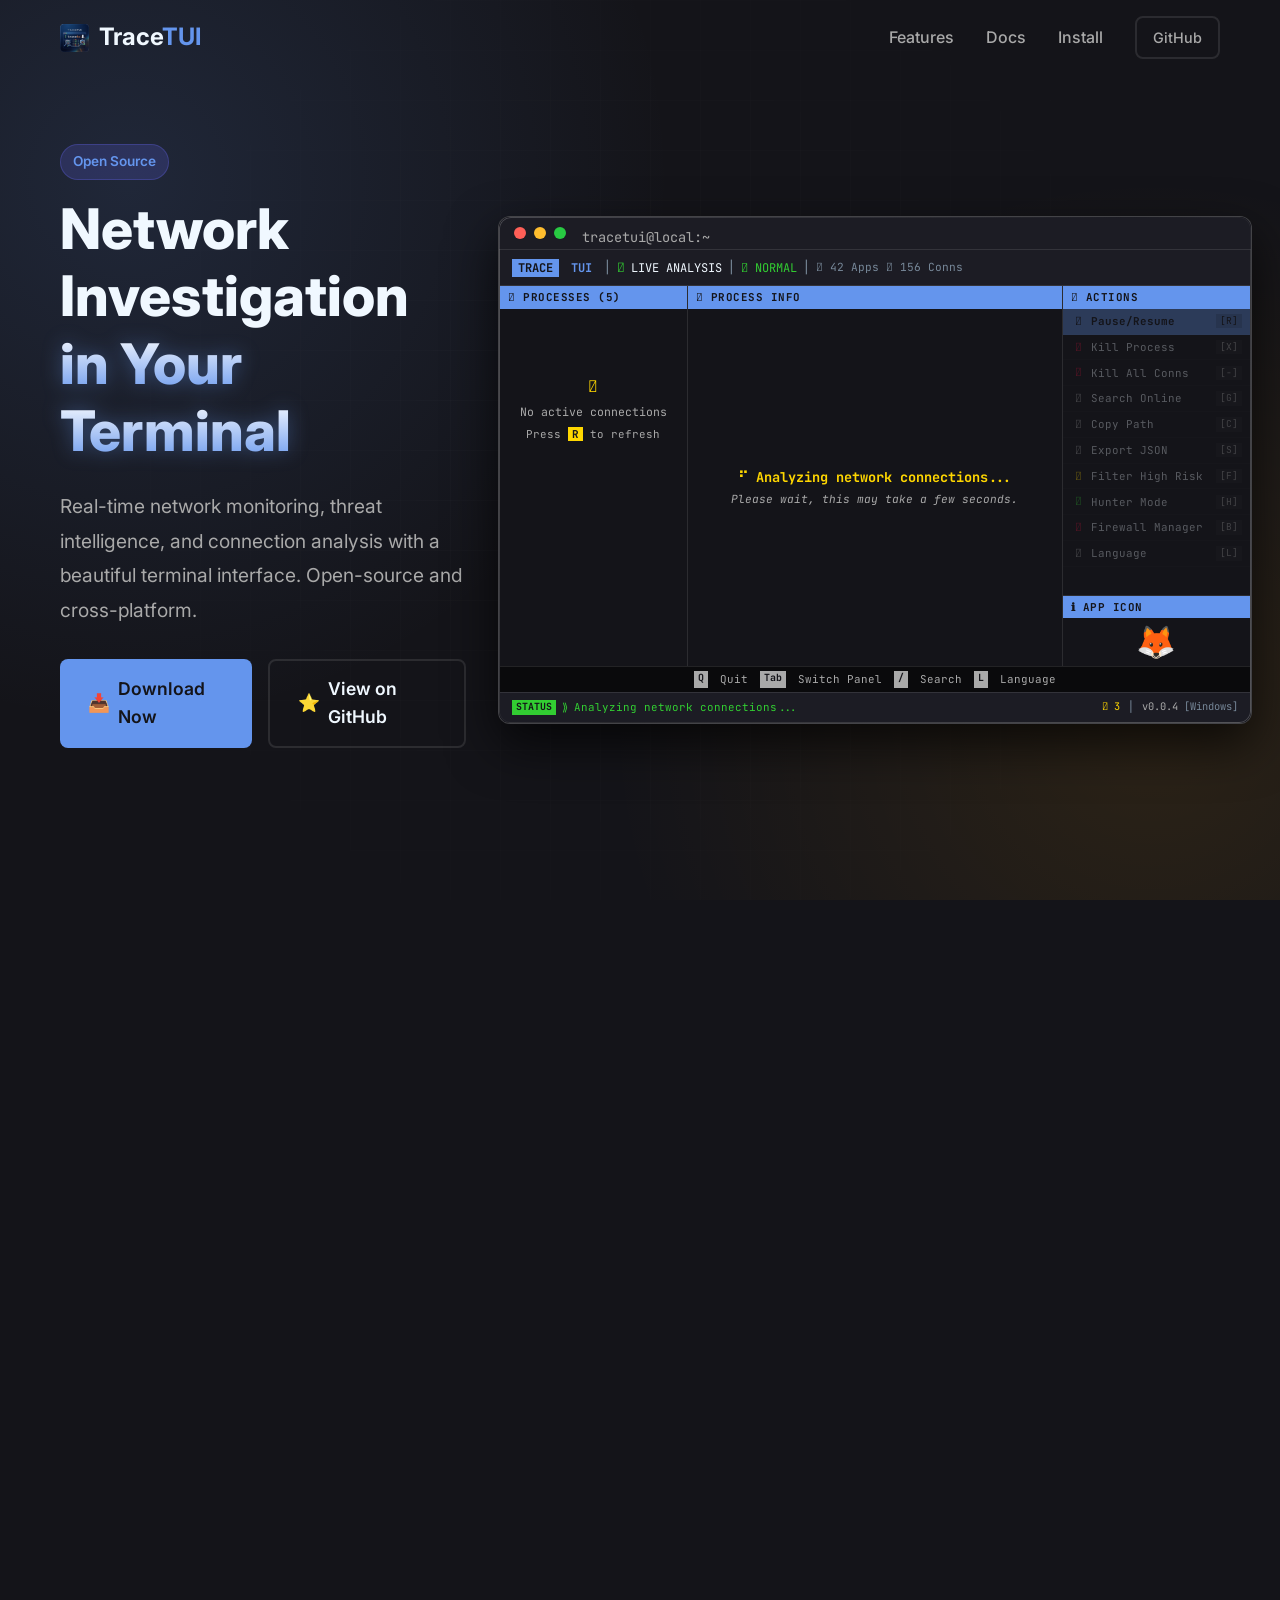
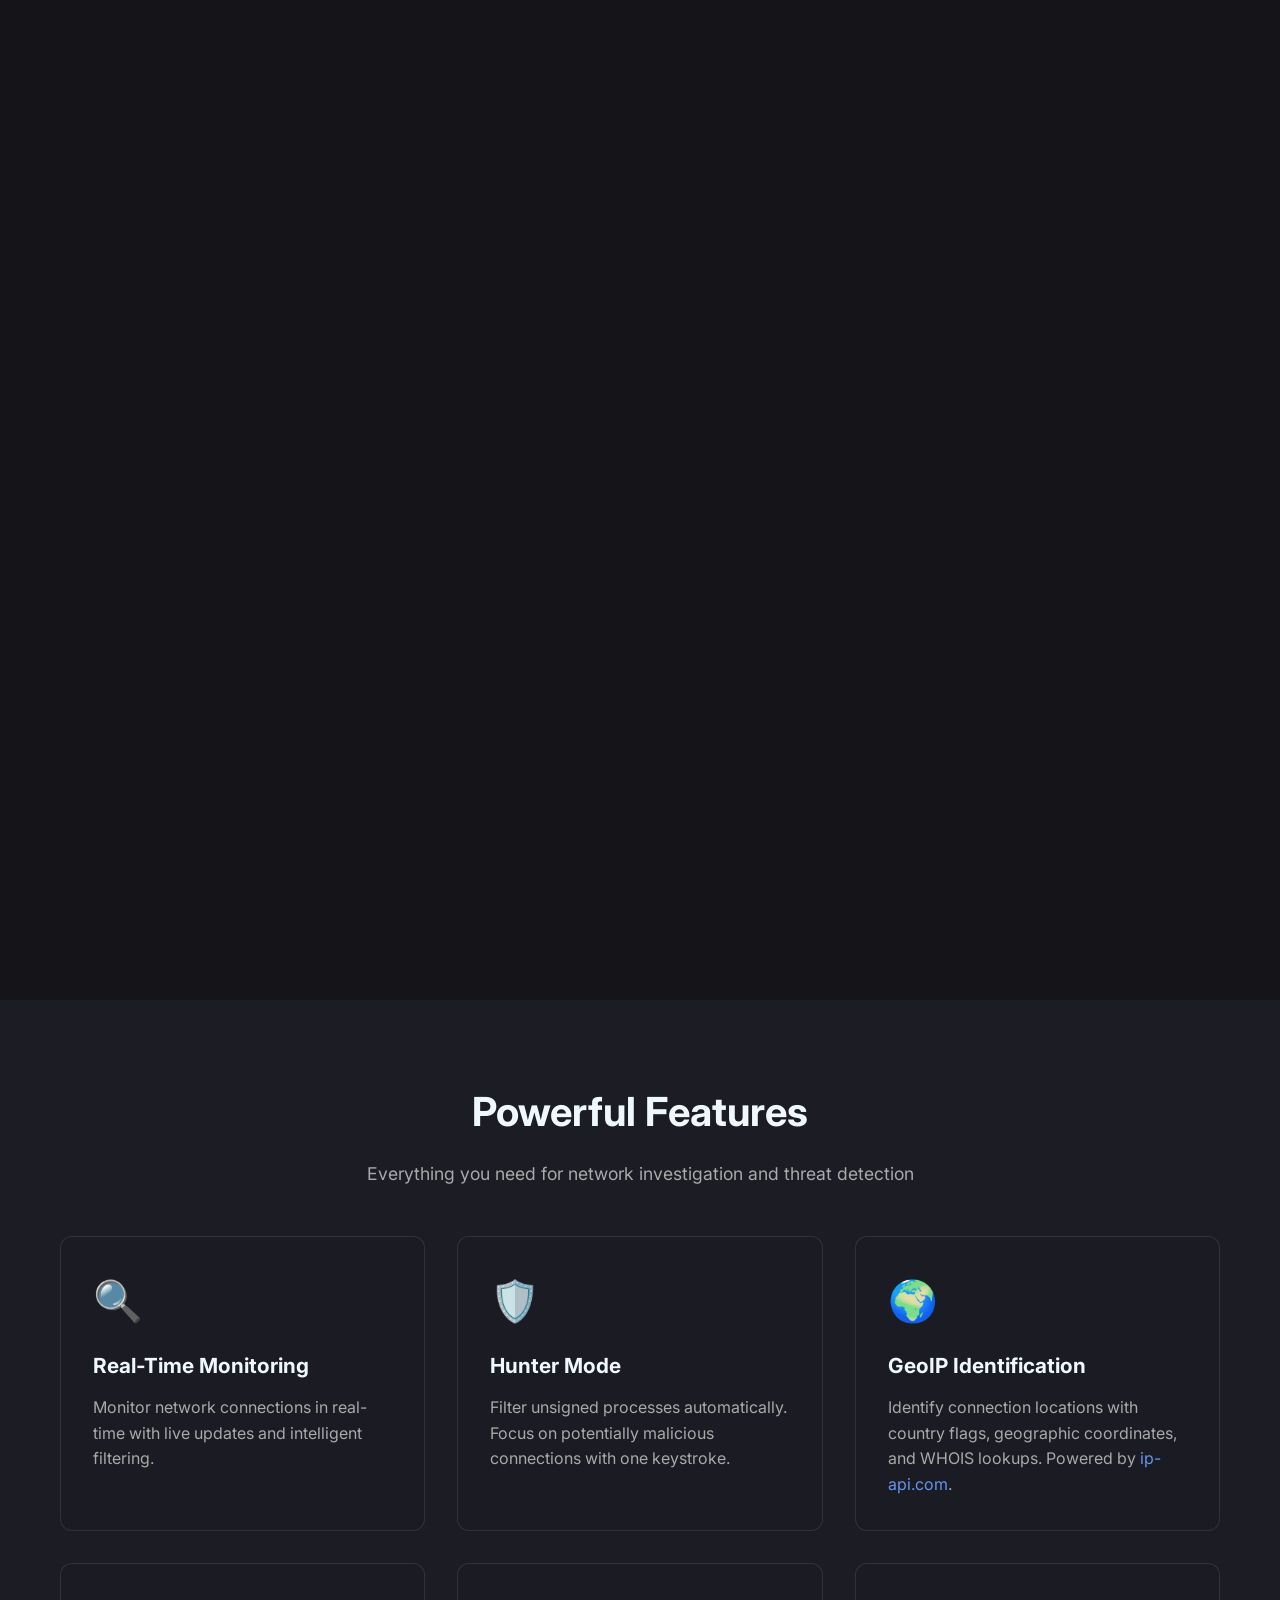
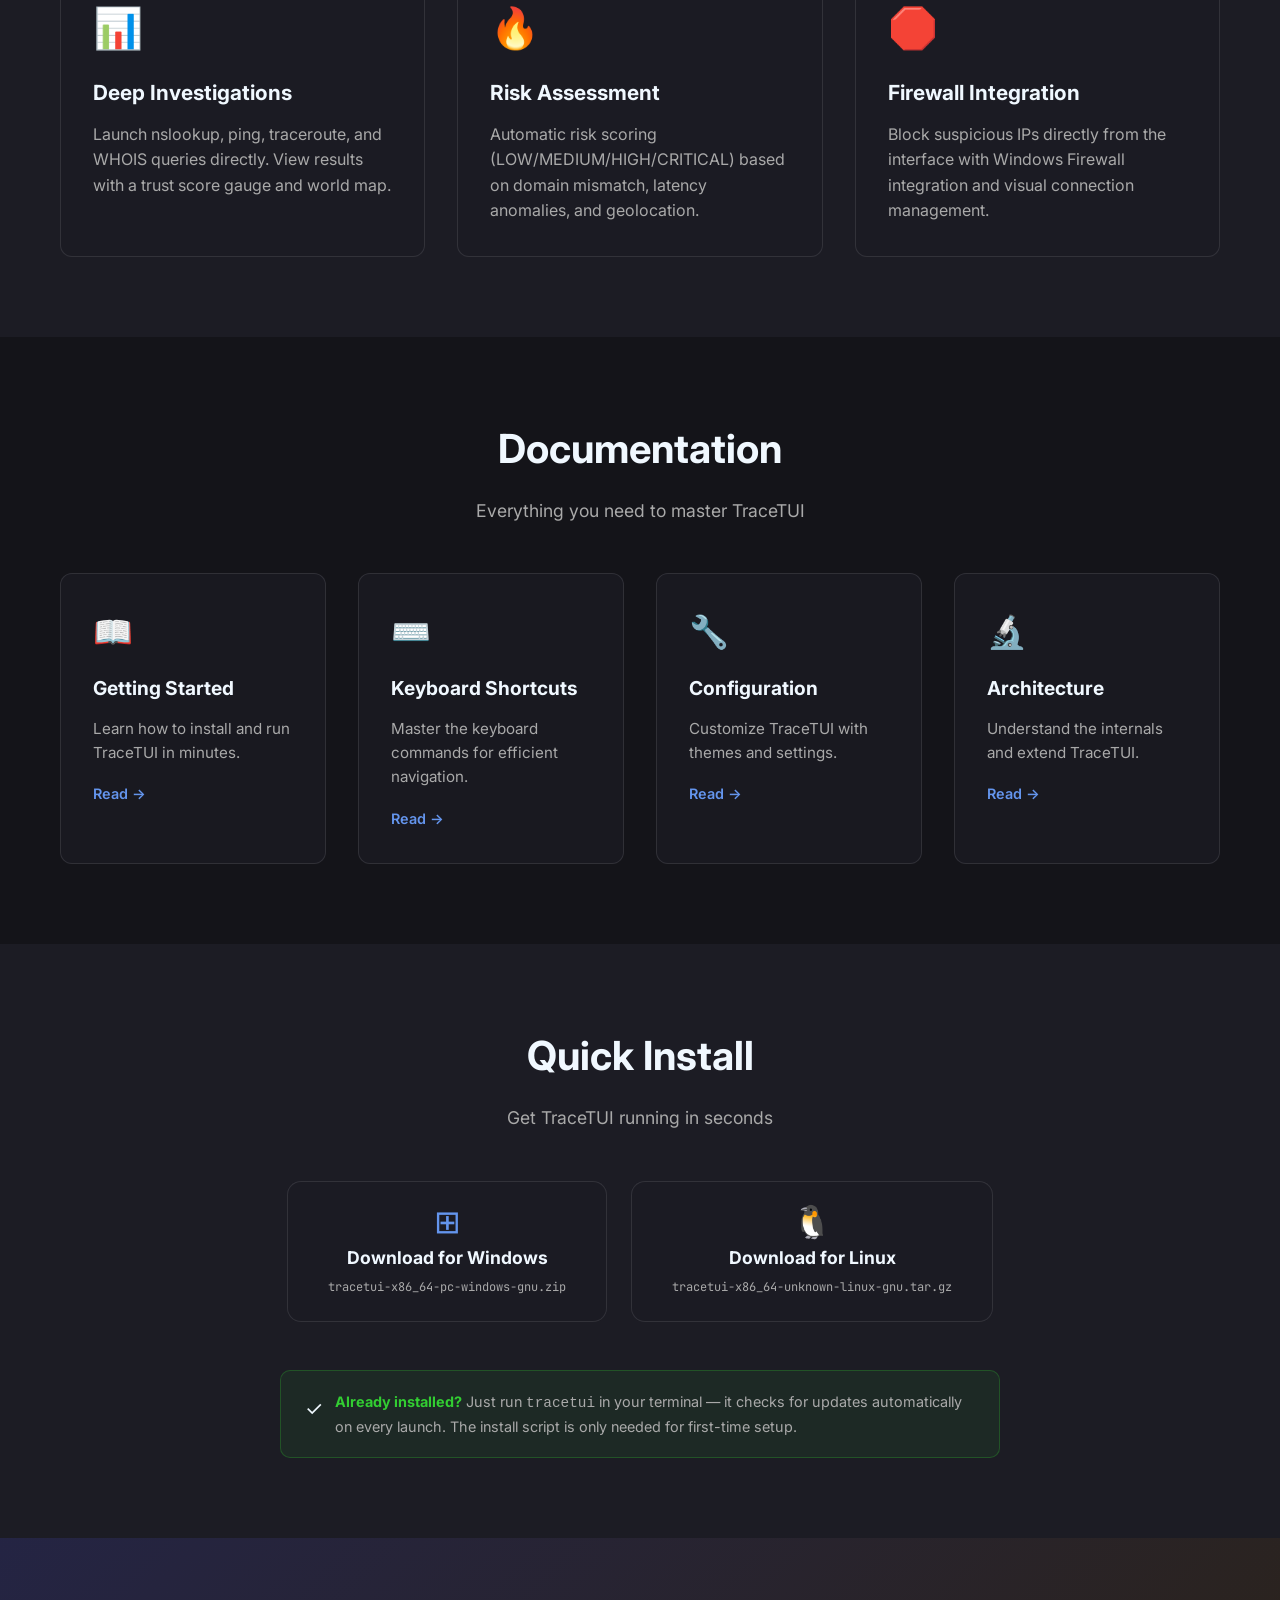
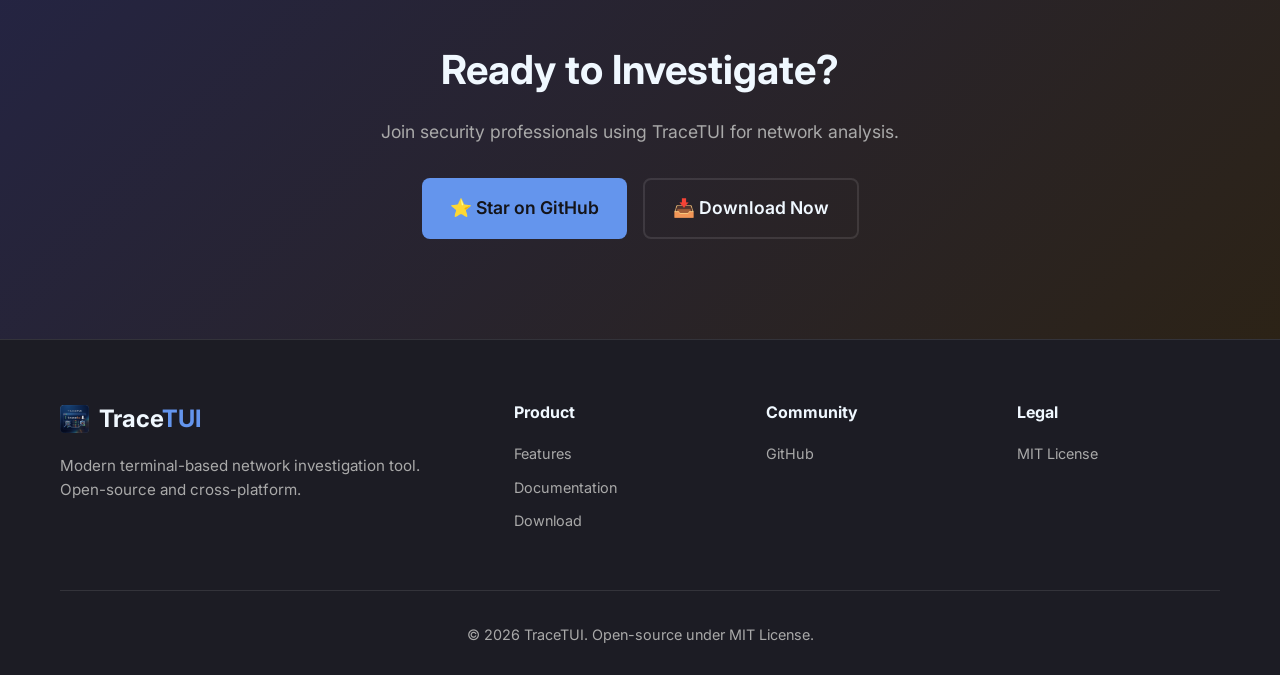
<file: landing-page/index.html>
﻿<!DOCTYPE html>
<html lang="en">
<head>
    <meta charset="UTF-8">
    <meta name="viewport" content="width=device-width, initial-scale=1.0">
    <title>TraceTUI - Modern Network Investigation Tool</title>
    <meta name="description" content="TraceTUI: Open-source terminal-based network monitoring and threat investigation tool with real-time analysis">
    <link rel="icon" type="image/png" href="assets/tracetuiicon.png">
    <link rel="stylesheet" href="css/style.css">
    <link rel="preconnect" href="https://fonts.googleapis.com">
    <link href="https://fonts.googleapis.com/css2?family=JetBrains+Mono:wght@300;400;500;600;700&family=Inter:wght@300;400;500;600;700&display=swap" rel="stylesheet">
</head>
<body>
    <!-- Navigation -->
    <nav class="navbar" id="navbar">
        <div class="nav-container">
            <div class="logo">
                <img src="assets/tracetuiicon.png" alt="TraceTUI" class="logo-img">
                <span class="logo-text">Trace<span class="accent">TUI</span></span>
            </div>
            <ul class="nav-links">
                <li><a href="#features">Features</a></li>
                <li><a href="#docs">Docs</a></li>
                <li><a href="#install">Install</a></li>
                <li><a href="https://github.com/AcoranGonzalezMoray/TraceTUI" class="btn btn-outline" target="_blank">GitHub</a></li>
            </ul>
            <button class="mobile-menu-btn" id="mobileMenuBtn" aria-label="Toggle menu">
                <span></span>
                <span></span>
                <span></span>
            </button>
        </div>
    </nav>

    <!-- Hero Section -->
    <section class="hero" id="hero">
        <div class="container">
            <div class="hero-text">
                <div class="badge">Open Source</div>
                <h1 class="hero-title">
                    Network Investigation<br>
                    <span class="accent">in Your Terminal</span>
                </h1>
                <p class="hero-subtitle">
                    Real-time network monitoring, threat intelligence, and connection analysis 
                    with a beautiful terminal interface. Open-source and cross-platform.
                </p>
                <div class="hero-buttons">
                    <a href="#install" class="btn btn-primary btn-lg">
                        <span>📥</span> Download Now
                    </a>
                    <a href="https://github.com/AcoranGonzalezMoray/TraceTUI" class="btn btn-secondary btn-lg" target="_blank">
                        <span>⭐</span> View on GitHub
                    </a>
                </div>
            </div>
            <div class="hero-terminal">
                <div class="terminal-window" id="terminalWindow">
                    <div class="terminal-header-dots">
                        <span class="dot-close"></span>
                        <span class="dot-minimize"></span>
                        <span class="dot-maximize"></span>
                        <span class="terminal-title-text">tracetui@local:~</span>
                    </div>
                    <div class="tui-app" id="tuiApp">
                        <div class="step-indicator" id="stepIndicator">
                            <span class="step-num" id="stepNum">01</span>
                            <span class="step-sep">/</span>
                            <span class="step-total">11</span>
                            <span class="step-label" id="stepLabel">Dashboard Overview</span>
                            <div class="step-dots" id="stepDots"></div>
                        </div>
                        <!-- HEADER -->
                        <div class="tui-header" id="tuiHeader" data-paused="false" data-hunter="false">
                            <span class="header-chip header-trace">TRACE</span>
                            <span class="header-chip header-tui">TUI</span>
                            <span class="header-sep">│</span>
                            <span class="header-dot" id="headerDot">󱐱</span>
                            <span class="header-live" id="headerLive">LIVE ANALYSIS</span>
                            <span class="header-sep">│</span>
                            <span class="header-mode" id="headerMode">󰒓 NORMAL</span>
                            <span class="header-sep">│</span>
                            <span class="header-counts"> 42 Apps  󱂇 156 Conns</span>
                        </div>
                        <!-- SEARCH BAR - between header and body (matches Rust TUI) -->
                        <div class="search-overlay" id="searchOverlay">
                            <div class="search-bar">
                                <span class="search-chip">◎ SEARCH</span>
                                <span class="search-query">firefox</span>
                                <span class="search-cursor">█</span>
                                <span class="search-count">(3 matches)</span>
                            </div>
                        </div>
                        <!-- MAIN 3-COLUMN LAYOUT -->
                        <div class="tui-body" id="tuiBody">
                            <!-- LEFT SIDEBAR - PROCESSES -->
                            <div class="tui-panel tui-left" id="tuiLeft">
                                <div class="panel-titlebar">󰲚 PROCESSES (5)</div>
                            <div class="proc-list">
                                <div class="proc-loading">
                                    <div class="proc-empty-icon">󱈸</div>
                                    <div class="proc-empty-msg">No active connections</div>
                                    <div class="proc-empty-hint">Press <span class="proc-empty-key">R</span> to refresh</div>
                                </div>
                                <div class="proc-items">
                                    <div class="proc-item selected-proc">
                                        <span class="proc-sel">▎</span>
                                        <span class="proc-name">myapp.exe</span>
                                        <div class="proc-sub">
                                            <span class="proc-conns">12 conns</span>
                                            <span class="proc-sep">│</span>
                                            <span class="proc-risk-icon risk-low">󰄬</span>
                                            <span class="proc-risk-badge risk-low-bg">LOW</span>
                                        </div>
                                    </div>
                                    <div class="proc-item">
                                        <span class="proc-sel">  </span>
                                        <span class="proc-name">browser.exe</span>
                                        <div class="proc-sub">
                                            <span class="proc-conns">24 conns</span>
                                            <span class="proc-sep">│</span>
                                            <span class="proc-risk-icon risk-med">󰒓</span>
                                            <span class="proc-risk-badge risk-med-bg">MEDIUM</span>
                                        </div>
                                    </div>
                                    <div class="proc-item">
                                        <span class="proc-sel">  </span>
                                        <span class="proc-name">svchost.exe</span>
                                        <div class="proc-sub">
                                            <span class="proc-conns">8 conns</span>
                                            <span class="proc-sep">│</span>
                                            <span class="proc-risk-icon risk-critical">󰈸</span>
                                            <span class="proc-risk-badge risk-critical-bg">CRITICAL</span>
                                        </div>
                                    </div>
                                    <div class="proc-item">
                                        <span class="proc-sel">  </span>
                                        <span class="proc-name">chat.exe</span>
                                        <div class="proc-sub">
                                            <span class="proc-conns">6 conns</span>
                                            <span class="proc-sep">│</span>
                                            <span class="proc-risk-icon risk-low">󰄬</span>
                                            <span class="proc-risk-badge risk-low-bg">LOW</span>
                                        </div>
                                    </div>
                                    <div class="proc-item">
                                        <span class="proc-sel">  </span>
                                        <span class="proc-name">player.exe</span>
                                        <div class="proc-sub">
                                            <span class="proc-conns">3 conns</span>
                                            <span class="proc-sep">│</span>
                                            <span class="proc-risk-icon risk-low">󰄬</span>
                                            <span class="proc-risk-badge risk-low-bg">LOW</span>
                                        </div>
                                    </div>
                                </div>
                            </div>
                            </div>
                            <!-- CENTER PANEL -->
                            <div class="tui-panel tui-center" id="tuiCenter">
                                <div class="panel-titlebar">󰰍 PROCESS INFO</div>
                                <div class="center-loading">
                                    <div class="center-loading-line"><span class="center-loading-spinner">⠋</span> <span class="center-loading-msg">Analyzing network connections...</span></div>
                                    <div class="center-loading-sub">   Please wait, this may take a few seconds.</div>
                                </div>
                                <div class="center-info">
                                    <div class="info-grid">
                                        <div class="info-left">
                                            <div class="info-row"><span class="info-lbl">󰙅 Process:</span><span class="info-val">myapp.exe</span></div>
                                            <div class="info-row"><span class="info-lbl">󱔗 PID:</span><span class="info-val">1243</span></div>
                                            <div class="info-row"><span class="info-lbl"> Risk:</span><span class="proc-risk-badge risk-low-bg">LOW</span></div>
                                            <div class="info-row"><span class="info-lbl">󰄬 Signature:</span><span class="info-val sig-ok">󰄬 Signed</span></div>
                                        </div>
                                        <div class="info-right">
                                            <div class="gauge-row">
                                                <span class="gauge-lbl">CPU 12.4%</span>
                                                <div class="gauge-track"><div class="gauge-fill gauge-cpu" style="width:12%"></div></div>
                                            </div>
                                            <div class="gauge-row">
                                                <span class="gauge-lbl">MEM 256.0 MB</span>
                                                <div class="gauge-track"><div class="gauge-fill gauge-mem" style="width:26%"></div></div>
                                            </div>
                                            <div class="sparkline-row">
                                                <span class="gauge-lbl">CPU HISTORY</span>
                                                <div class="sparkline-track">
                                                    <span class="spark-bar" style="height:20%"></span>
                                                    <span class="spark-bar" style="height:45%"></span>
                                                    <span class="spark-bar" style="height:12%"></span>
                                                    <span class="spark-bar" style="height:60%"></span>
                                                    <span class="spark-bar" style="height:30%"></span>
                                                    <span class="spark-bar" style="height:80%"></span>
                                                    <span class="spark-bar" style="height:55%"></span>
                                                    <span class="spark-bar" style="height:25%"></span>
                                                    <span class="spark-bar" style="height:40%"></span>
                                                    <span class="spark-bar" style="height:10%"></span>
                                                </div>
                                            </div>
                                        </div>
                                    </div>
                                    <div class="info-path">
                                        <span class="info-lbl">󰉋 Path:</span>
                                        <span class="info-val path-val">C:\Program Files\Example\myapp.exe</span>
                                    </div>
                                </div>
                                <div class="center-tabs" id="centerTabs">
                                    <span class="tab tab-active" data-tab="1">▎[1] Connections</span>
                                    <span class="tab" data-tab="2">[2] Risk Overview</span>
                                    <span class="tab" data-tab="3">[3] Timeline</span>
                                </div>
                                <!-- CONNECTIONS TABLE (default) -->
                                <div class="conn-table term-view" data-view="connections">
                                    <div class="conn-header-row">
                                        <span class="conn-c-ind"></span>
                                        <span class="conn-c-proto">Proto</span>
                                        <span class="conn-c-local">Local</span>
                                        <span class="conn-c-foreign">Foreign</span>
                                        <span class="conn-c-state">State</span>
                                        <span class="conn-c-location">Location</span>
                                    </div>
                                    <div class="conn-row conn-selected">
                                        <span class="conn-c-ind"><span class="conn-enter">ENTER ↵</span></span>
                                        <span class="conn-c-proto"><span class="conn-proto-badge proto-tcp">TCP</span></span>
                                        <span class="conn-c-local"><span class="addr-local">127.0.0.1:8080</span></span>
                                        <span class="conn-c-foreign"><span class="addr-foreign">203.0.113.10:443</span></span>
                                        <span class="conn-c-state"><span class="state-est">ESTABLISHED</span></span>
                                        <span class="conn-c-location"><span class="addr-loc">Mountain View, US</span></span>
                                    </div>
                                    <div class="conn-row">
                                        <span class="conn-c-ind"></span>
                                        <span class="conn-c-proto"><span class="conn-proto-badge proto-udp">UDP</span></span>
                                        <span class="conn-c-local"><span class="addr-local">192.168.1.15:54321</span></span>
                                        <span class="conn-c-foreign"><span class="addr-foreign">203.0.113.53:53</span></span>
                                        <span class="conn-c-state"><span class="state-idle">IDLE</span></span>
                                        <span class="conn-c-location"><span class="addr-loc">Northbrook, US</span></span>
                                    </div>
                                    <div class="conn-row">
                                        <span class="conn-c-ind"></span>
                                        <span class="conn-c-proto"><span class="conn-proto-badge proto-tcp">TCP</span></span>
                                        <span class="conn-c-local"><span class="addr-local">0.0.0.0:80</span></span>
                                        <span class="conn-c-foreign"><span class="addr-foreign">203.0.113.50:443</span></span>
                                        <span class="conn-c-state"><span class="state-est">ESTABLISHED</span></span>
                                        <span class="conn-c-location"><span class="addr-loc">Unknown</span></span>
                                    </div>
                                </div>
                                <!-- RISK OVERVIEW (shown in state risk) -->
                                <div class="term-view risk-view" data-view="risk">
                                    <div class="risk-chart-border">
                                        <div class="risk-chart-title"> RISK OVERVIEW </div>
                                        <div class="risk-chart-inner">
                                            <div class="risk-col">
                                                <div class="risk-col-bars">
                                                    <div class="risk-bar-seg fill-low"></div>
                                                </div>
                                                <span class="risk-col-lbl">myapp.exe</span>
                                                <span class="risk-col-val risk-col-val-low">LOW</span>
                                            </div>
                                            <div class="risk-col">
                                                <div class="risk-col-bars">
                                                    <div class="risk-bar-seg fill-med"></div>
                                                    <div class="risk-bar-seg fill-med"></div>
                                                </div>
                                                <span class="risk-col-lbl">browser.exe</span>
                                                <span class="risk-col-val risk-col-val-med">MEDIUM</span>
                                            </div>
                                            <div class="risk-col">
                                                <div class="risk-col-bars">
                                                    <div class="risk-bar-seg fill-critical"></div>
                                                    <div class="risk-bar-seg fill-critical"></div>
                                                    <div class="risk-bar-seg fill-critical"></div>
                                                    <div class="risk-bar-seg fill-critical"></div>
                                                </div>
                                                <span class="risk-col-lbl">svchost.exe</span>
                                                <span class="risk-col-val risk-col-val-critical">CRITICAL</span>
                                            </div>
                                            <div class="risk-col">
                                                <div class="risk-col-bars">
                                                    <div class="risk-bar-seg fill-low"></div>
                                                </div>
                                                <span class="risk-col-lbl">chat.exe</span>
                                                <span class="risk-col-val risk-col-val-low">LOW</span>
                                            </div>
                                            <div class="risk-col">
                                                <div class="risk-col-bars">
                                                    <div class="risk-bar-seg fill-low"></div>
                                                </div>
                                                <span class="risk-col-lbl">player.exe</span>
                                                <span class="risk-col-val risk-col-val-low">LOW</span>
                                            </div>
                                        </div>
                                    </div>
                                </div>
                                <!-- TIMELINE (shown in state timeline) -->
                                <div class="term-view timeline-view" data-view="timeline">
                                    <div class="timeline-title"> CONNECTION TIMELINE </div>
                                    <div class="timeline-chart">
                                        <svg viewBox="0 0 200 80" class="timeline-svg">
                                            <polyline points="0,70 10,65 20,60 30,40 40,35 50,50 60,30 70,25 80,20 90,15 100,30 110,25 120,35 130,20 140,10 150,15 160,25 170,30 180,20 190,10 200,5"
                                                fill="none" stroke="#6495ed" stroke-width="1.5" vector-effect="non-scaling-stroke"/>
                                            <polyline points="0,70 10,68 20,65 30,55 40,50 50,60 60,45 70,40 80,35 90,30 100,45 110,40 120,50 130,35 140,25 150,30 160,40 170,45 180,35 190,25 200,20"
                                                fill="none" stroke="#32cd32" stroke-width="1" vector-effect="non-scaling-stroke" opacity="0.6"/>
                                        </svg>
                                        <div class="timeline-labels">
                                            <span>0s</span><span>30s</span><span>60s</span><span>90s</span><span>120s</span>
                                        </div>
                                    </div>
                                </div>
                            </div>
                            <!-- RIGHT SIDEBAR - ACTIONS -->
                            <div class="tui-panel tui-right" id="tuiRight">
                                <div class="panel-titlebar">󰬒 ACTIONS</div>
                                <div class="action-list">
                                    <div class="action-item action-selected">
                                        <span class="act-icon act-primary">󰑐</span>
                                        <span class="act-label">Pause/Resume</span>
                                        <span class="act-key">[R]</span>
                                    </div>
                                    <div class="action-item">
                                        <span class="act-icon act-danger">󰆐</span>
                                        <span class="act-label">Kill Process</span>
                                        <span class="act-key">[X]</span>
                                    </div>
                                    <div class="action-item">
                                        <span class="act-icon act-danger">󰱝</span>
                                        <span class="act-label">Kill All Conns</span>
                                        <span class="act-key">[-]</span>
                                    </div>
                                    <div class="action-item">
                                        <span class="act-icon act-dim">󰖟</span>
                                        <span class="act-label">Search Online</span>
                                        <span class="act-key">[G]</span>
                                    </div>
                                    <div class="action-item">
                                        <span class="act-icon act-dim">󰅍</span>
                                        <span class="act-label">Copy Path</span>
                                        <span class="act-key">[C]</span>
                                    </div>
                                    <div class="action-item">
                                        <span class="act-icon act-dim">󰒈</span>
                                        <span class="act-label">Export JSON</span>
                                        <span class="act-key">[S]</span>
                                    </div>
                                    <div class="action-item">
                                        <span class="act-icon act-warn">󰈸</span>
                                        <span class="act-label">Filter High Risk</span>
                                        <span class="act-key">[F]</span>
                                    </div>
                                    <div class="action-item">
                                        <span class="act-icon act-success">󰒓</span>
                                        <span class="act-label">Hunter Mode</span>
                                        <span class="act-key">[H]</span>
                                    </div>
                                    <div class="action-item">
                                        <span class="act-icon act-danger">󰒘</span>
                                        <span class="act-label">Firewall Manager</span>
                                        <span class="act-key">[B]</span>
                                    </div>
                                    <div class="action-item">
                                        <span class="act-icon act-dim">󰗎</span>
                                        <span class="act-label">Language</span>
                                        <span class="act-key">[L]</span>
                                    </div>
                                </div>
                                <div class="icon-section">
                                    <div class="panel-titlebar">ℹ APP ICON</div>
                                    <div class="icon-display">🦊</div>
                                </div>
                            </div>
                        </div>
                        <!-- FIREWALL MODE LAYOUT (replaces tui-body) -->
                        <div class="firewall-layout" id="firewallLayout">
                            <div class="fw-col fw-col-left">
                                <div class="panel-titlebar">◈ myapp.exe CONNS (12)</div>
                                <div class="fw-list">
                                    <div class="fw-item fw-selected"><span class="fw-cb fw-checked">[x]</span><span class="fw-addr">203.0.113.10:443</span><div class="fw-sub"><span class="fw-proto">TCP</span><span class="fw-state">ESTABLISHED</span></div></div>
                                    <div class="fw-item"><span class="fw-cb">[ ]</span><span class="fw-addr">203.0.113.53:53</span><div class="fw-sub"><span class="fw-proto">UDP</span><span class="fw-state">IDLE</span></div></div>
                                    <div class="fw-item"><span class="fw-cb">[ ]</span><span class="fw-addr">203.0.113.50:443</span><div class="fw-sub"><span class="fw-proto">TCP</span><span class="fw-state">ESTABLISHED</span></div></div>
                                </div>
                                <div class="fw-hint">1 checked  [Enter/Space]</div>
                            </div>
                            <div class="fw-col fw-col-mid">
                                <div class="panel-titlebar">⚡ BLOCKED IPS (2)</div>
                                <div class="fw-list">
                                    <div class="fw-item fw-selected fw-blocked"><span class="fw-cb">[ ]</span><span class="fw-addr fw-danger-ip">203.0.113.50</span></div>
                                    <div class="fw-item fw-blocked"><span class="fw-cb">[x]</span><span class="fw-addr fw-danger-ip">203.0.113.99</span></div>
                                </div>
                                <div class="fw-hint">1 blocked</div>
                            </div>
                            <div class="fw-col fw-col-right">
                                <div class="panel-titlebar">⚙ FIREWALL</div>
                                <div class="fw-actions">
                                    <div class="fw-act"><span class="act-icon act-primary">☐</span><span class="act-label">Select/Deselect</span><span class="act-key">[Space]</span></div>
                                    <div class="fw-act fw-act-sel"><span class="act-icon act-danger">⚡</span><span class="act-label">Block Connection(s)</span><span class="act-key">[B]</span></div>
                                    <div class="fw-act"><span class="act-icon act-success">◉</span><span class="act-label">Unblock IP(s)</span><span class="act-key">[U]</span></div>
                                    <div class="fw-act"><span class="act-icon act-dim">⏻</span><span class="act-label">Exit Firewall</span><span class="act-key">[Esc]</span></div>
                                </div>
                            </div>
                        </div>
                        <!-- LANGUAGE DIALOG -->
                        <div class="lang-overlay" id="langOverlay">
                            <div class="lang-dialog">
                                <div class="lang-title">ℹ SELECT LANGUAGE</div>
                                <div class="lang-list">
                                    <div class="lang-item lang-sel"><span class="lang-sel-ind">▎</span><span class="lang-flag">🇬🇧</span><span>English</span><span class="lang-check">✓</span></div>
                                    <div class="lang-item"><span class="lang-flag">🇪🇸</span><span>Español</span></div>
                                    <div class="lang-item"><span class="lang-flag">🇫🇷</span><span>Français</span></div>
                                    <div class="lang-item"><span class="lang-flag">🇩🇪</span><span>Deutsch</span></div>
                                    <div class="lang-item"><span class="lang-flag">🇮🇹</span><span>Italiano</span></div>
                                </div>
                                <div class="lang-hint"><span class="hint-key">↑</span><span class="hint-key">↓</span><span> Navigate  </span><span class="hint-key">Enter</span><span> Select  </span><span class="hint-key">Esc</span><span> Close</span></div>
                            </div>
                        </div>
                        <!-- INVESTIGATION VIEW - full-body connection analysis (press Enter on a connection) -->
                        <div class="investigation-view" id="investigationView">
                            <div class="inv-grid">
                                <div class="inv-left">
                                    <div class="panel-titlebar">󰩠 203.0.113.10:443</div>
                                    <div class="inv-scroll">
                                        <div class="inv-row"><span class="inv-lbl">Domain:</span><span class="inv-val">example.com</span></div>
                                        <div class="inv-row"><span class="inv-lbl">IP:</span><span class="inv-val">203.0.113.10</span></div>
                                        <div class="inv-row"><span class="inv-lbl">Port:</span><span class="inv-val">443</span></div>
                                        <div class="inv-row"><span class="inv-lbl">Org:</span><span class="inv-val">Example Corp</span></div>
                                        <div class="inv-row"><span class="inv-lbl">ISP:</span><span class="inv-val">Example ISP</span></div>
                                        <div class="inv-row"><span class="inv-lbl">Location:</span><span class="inv-val">🇺🇸 Mountain View, US</span></div>
                                        <div class="inv-row"><span class="inv-lbl">Latency:</span><span class="inv-val">12 ms</span></div>
                                        <div class="inv-row"><span class="inv-lbl">Region:</span><span class="inv-val">California</span></div>
                                        <div class="inv-row"><span class="inv-lbl">ZIP:</span><span class="inv-val">94043</span></div>
                                        <div class="inv-row"><span class="inv-lbl">Timezone:</span><span class="inv-val">America/Los_Angeles</span></div>
                                        <div class="inv-row"><span class="inv-lbl">AS:</span><span class="inv-val">AS15169 Example Corp</span></div>
                                        <div class="inv-divider"></div>
                                        <div class="panel-titlebar">◈ WHOIS OWNERSHIP</div>
                                        <div class="inv-whois">Registrar: MarkMonitor Inc.
Created: 1997-09-15
Expires: 2028-09-14
Org: Example Corp
Nameservers: ns1.example.com
ns2.example.com
ns3.example.com
Domain: example.com
Status: clientDeleteProhibited</div>
                                    </div>
                                </div>
                                <div class="inv-center">
                                    <div class="panel-titlebar">◈ TRUST SCORE (HIGHER IS RISKIER)</div>
                                    <div class="trust-section">
                                        <div class="trust-gauge-wrap">
                                            <svg viewBox="0 0 120 120" class="trust-gauge-svg">
                                                <circle cx="60" cy="60" r="50" fill="none" stroke="rgba(255,255,255,0.05)" stroke-width="10"/>
                                                <circle cx="60" cy="60" r="50" fill="none" stroke="#32cd32" stroke-width="10" stroke-dasharray="314" stroke-dashoffset="283" stroke-linecap="round" transform="rotate(-90 60 60)"/>
                                                <text x="60" y="55" text-anchor="middle" fill="#f0f8ff" font-size="22" font-weight="700" font-family="JetBrains Mono, monospace">10%</text>
                                                <text x="60" y="72" text-anchor="middle" fill="#32cd32" font-size="8" font-weight="600" font-family="JetBrains Mono, monospace">LOW RISK</text>
                                            </svg>
                                        </div>
                                        <div class="sec-remarks">
                                            <div class="panel-titlebar">⚠ SECURITY REMARKS</div>
                                            <div class="sec-item sec-good"><span class="sec-icon">✓</span> Domain matches certificate</div>
                                            <div class="sec-item sec-good"><span class="sec-icon">✓</span> Known legitimate service</div>
                                            <div class="sec-item sec-good"><span class="sec-icon">✓</span> Direct connection</div>
                                            <div class="sec-item sec-good"><span class="sec-icon">✓</span> Low latency (12ms)</div>
                                        </div>
                                    </div>
                                    <div class="inv-divider"></div>
                                    <div class="panel-titlebar">◈ NETWORK ROUTE</div>
                                    <div class="route-list">
                                        <div class="route-item"><span class="route-hop-num">1</span><span class="route-ip">192.168.1.1</span><span class="route-loc">Local Gateway</span><span class="route-ms">1ms</span></div>
                                        <div class="route-item"><span class="route-hop-num">2</span><span class="route-ip">72.14.237.1</span><span class="route-loc">ISP Edge</span><span class="route-ms">8ms</span></div>
                                        <div class="route-item"><span class="route-hop-num">3</span><span class="route-ip">108.170.242.1</span><span class="route-loc">Google Backbone</span><span class="route-ms">11ms</span></div>
                                        <div class="route-item route-dest"><span class="route-hop-num">4</span><span class="route-ip">203.0.113.10</span><span class="route-loc">Destination</span><span class="route-ms">12ms</span></div>
                                    </div>
                                </div>
                                <div class="inv-right">
                                    <div class="panel-titlebar">󰬒 ACTIONS</div>
                                    <div class="action-list">
                                        <div class="action-item action-selected">
                                            <span class="act-icon act-primary">📍</span>
                                            <span class="act-label">Locate on Map</span>
                                            <span class="act-key">[Enter]</span>
                                        </div>
                                        <div class="action-item">
                                            <span class="act-icon act-dim">󰩈</span>
                                            <span class="act-label">Close Report</span>
                                            <span class="act-key">[Esc/Q]</span>
                                        </div>
                                    </div>
                                    <div class="icon-section">
                                        <div class="panel-titlebar">󰰍 APP ICON</div>
                                        <div class="icon-display">🦊</div>
                                    </div>
                                </div>
                            </div>
                            <div class="inv-hintbar">
                                <span class="hint-key">Esc/Q</span><span class="hint-label"> Close  </span>
                                <span class="hint-key">Enter</span><span class="hint-label"> View Map  </span>
                                <span class="hint-key">Tab</span><span class="hint-label"> Switch Section</span>
                            </div>
                        </div>
                        <!-- MAP VIEW - network route map overlay -->
                        <div class="map-view" id="mapView">
                            <div class="panel-titlebar">◈ NETWORK ROUTE MAP</div>
                            <div class="map-body">
                                <svg viewBox="-180 -90 360 180" class="map-svg">
                                    <line x1="-180" y1="0" x2="180" y2="0" stroke="rgba(255,255,255,0.04)" stroke-width="0.3"/>
                                    <line x1="0" y1="-90" x2="0" y2="90" stroke="rgba(255,255,255,0.04)" stroke-width="0.3"/>
                                    <path d="M-130,20 Q-120,10 -100,15 Q-80,20 -75,30 Q-70,40 -80,45 Q-95,50 -110,45 Q-125,40 -130,30 Z" fill="rgba(100,149,237,0.15)" stroke="rgba(100,149,237,0.4)" stroke-width="0.3"/>
                                    <path d="M-85,10 Q-70,5 -50,8 Q-40,10 -35,20 Q-30,30 -40,35 Q-55,38 -70,35 Q-80,30 -85,20 Z" fill="rgba(100,149,237,0.15)" stroke="rgba(100,149,237,0.4)" stroke-width="0.3"/>
                                    <path d="M-10,35 Q0,30 15,32 Q25,35 30,45 Q25,55 10,55 Q0,55 -5,45 Z" fill="rgba(100,149,237,0.15)" stroke="rgba(100,149,237,0.4)" stroke-width="0.3"/>
                                    <path d="M15,-10 Q25,-20 40,-25 Q55,-28 65,-22 Q70,-15 60,-5 Q45,0 30,-2 Z" fill="rgba(100,149,237,0.15)" stroke="rgba(100,149,237,0.4)" stroke-width="0.3"/>
                                    <path d="M60,10 Q70,5 85,8 Q95,12 100,20 Q95,30 85,30 Q70,28 60,20 Z" fill="rgba(100,149,237,0.15)" stroke="rgba(100,149,237,0.4)" stroke-width="0.3"/>
                                    <path d="M100,-20 Q110,-30 125,-35 Q140,-38 150,-30 Q155,-20 145,-10 Q130,-5 115,-8 Z" fill="rgba(100,149,237,0.15)" stroke="rgba(100,149,237,0.4)" stroke-width="0.3"/>
                                    <path d="M130,10 Q140,8 155,12 Q165,18 160,25 Q150,30 140,28 Q130,22 130,15 Z" fill="rgba(100,149,237,0.15)" stroke="rgba(100,149,237,0.4)" stroke-width="0.3"/>
                                    <path d="M-80,-25 Q-70,-30 -55,-32 Q-40,-30 -35,-22 Q-38,-15 -50,-12 Q-65,-14 -75,-18 Z" fill="rgba(100,149,237,0.15)" stroke="rgba(100,149,237,0.4)" stroke-width="0.3"/>
                                    <!-- Route: from user (~ -80,40) through hop (~ -50,25) to destination (~ 20,45) -->
                                    <polyline points="-80,40 -50,25 20,45" fill="none" stroke="#ffa500" stroke-width="1.2" stroke-dasharray="3,2" vector-effect="non-scaling-stroke"/>
                                    <!-- Lat/Lon labels -->
                                    <text x="-175" y="-82" fill="rgba(255,255,255,0.15)" font-size="4" font-family="JetBrains Mono, monospace">90°N</text>
                                    <text x="-175" y="85" fill="rgba(255,255,255,0.15)" font-size="4" font-family="JetBrains Mono, monospace">90°S</text>
                                    <text x="-175" y="3" fill="rgba(255,255,255,0.15)" font-size="4" font-family="JetBrains Mono, monospace">0°</text>
                                </svg>
                            </div>
                            <div class="map-legend">
                                <span class="legend-dot dot-you"></span> You
                                <span class="legend-sep">│</span>
                                <span class="legend-dot dot-hop"></span> Hop
                                <span class="legend-sep">│</span>
                                <span class="legend-dot dot-dest"></span> Destination
                            </div>
                            <div class="inv-hintbar">
                                <span class="hint-key">Esc/Q</span><span class="hint-label"> Close  </span>
                                <span class="hint-key">←</span><span class="hint-key">→</span><span class="hint-label"> Pan</span>
                            </div>
                        </div>
                        <!-- HINT BAR -->
                        <div class="tui-hintbar" id="tuiHintbar">
                            <span class="hint-key">Q</span><span class="hint-label"> Quit</span>
                            <span class="hint-key">Tab</span><span class="hint-label"> Switch Panel</span>
                            <span class="hint-key">/</span><span class="hint-label"> Search</span>
                            <span class="hint-key">L</span><span class="hint-label"> Language</span>
                        </div>
                        <!-- HINT BAR (firewall mode) -->
                        <div class="tui-hintbar fw-hintbar" id="fwHintbar">
                            <span class="hint-key">Esc/Q</span><span class="hint-label"> Exit  </span>
                            <span class="hint-key">Tab</span><span class="hint-label"> Switch  </span>
                            <span class="hint-key">Enter</span><span class="hint-label"> Execute</span>
                        </div>
                        <!-- STATUS BAR -->
                        <div class="tui-statusbar" id="tuiStatusbar">
                            <span class="status-chip">STATUS</span>
                            <span class="status-arrow">⟫</span>
                            <span class="status-msg">Analyzing network connections...</span>
                            <span class="status-geo" id="statusGeo">󰩠 3</span>
                            <span class="status-sep">│</span>
                            <span class="status-version">v0.0.4</span>
                            <span class="status-os">[Windows]</span>
                        </div>
                    </div>
                </div>
            </div>
        </div>
    </section>

    <!-- Tour / Scroll Guide Section -->
    <section class="tour-section" id="tourSection"></section>

    <!-- Guide overlays + sidebar -->
    <div class="guide-overlay" id="guideOverlay">
        <div class="guide-sidebar" id="guideSidebar">
            <div class="guide-step-item" data-sidebar="0">
                <div class="guide-step-dot"></div>
                <div class="guide-step-num">01</div>
                <div class="guide-step-label">Dashboard Overview</div>
                <div class="guide-step-desc">Three-panel layout with header, live indicator, mode and counts.</div>
            </div>
            <div class="guide-step-item" data-sidebar="1">
                <div class="guide-step-dot"></div>
                <div class="guide-step-num">02</div>
                <div class="guide-step-label">Process Monitor</div>
                <div class="guide-step-desc">Active processes with connection counts and color-coded risk levels.</div>
            </div>
            <div class="guide-step-item" data-sidebar="2">
                <div class="guide-step-dot"></div>
                <div class="guide-step-num">03</div>
                <div class="guide-step-label">Connections Table</div>
                <div class="guide-step-desc">Protocol, local/foreign addresses, states, and geo-location data.</div>
            </div>
            <div class="guide-step-item" data-sidebar="3">
                <div class="guide-step-dot"></div>
                <div class="guide-step-num">04</div>
                <div class="guide-step-label">Risk Overview</div>
                <div class="guide-step-desc">Bar chart comparing risk scores across all monitored processes.</div>
            </div>
            <div class="guide-step-item" data-sidebar="4">
                <div class="guide-step-dot"></div>
                <div class="guide-step-num">05</div>
                <div class="guide-step-label">Timeline</div>
                <div class="guide-step-desc">Line chart tracking connection activity over time.</div>
            </div>
            <div class="guide-step-item" data-sidebar="5">
                <div class="guide-step-dot"></div>
                <div class="guide-step-num">06</div>
                <div class="guide-step-label">Quick Actions</div>
                <div class="guide-step-desc">Kill, block, export, investigate — all with keyboard shortcuts.</div>
            </div>
            <div class="guide-step-item" data-sidebar="6">
                <div class="guide-step-dot"></div>
                <div class="guide-step-num">07</div>
                <div class="guide-step-label">Firewall Manager</div>
                <div class="guide-step-desc">Block/unblock IPs with Windows Firewall integration.</div>
            </div>
            <div class="guide-step-item" data-sidebar="7">
                <div class="guide-step-dot"></div>
                <div class="guide-step-num">08</div>
                <div class="guide-step-label">Live Search</div>
                <div class="guide-step-desc">Filter connections in real-time with the search bar.</div>
            </div>
            <div class="guide-step-item" data-sidebar="8">
                <div class="guide-step-dot"></div>
                <div class="guide-step-num">09</div>
                <div class="guide-step-label">Status &amp; Language</div>
                <div class="guide-step-desc">Multi-language support and real-time analysis feedback.</div>
            </div>
            <div class="guide-step-item" data-sidebar="9">
                <div class="guide-step-dot"></div>
                <div class="guide-step-num">10</div>
                <div class="guide-step-label">Connection Analysis</div>
                <div class="guide-step-desc">Intel report with trust score, WHOIS, and route hops.</div>
            </div>
        </div>
            <div class="guide-card" data-guide="0">
            <div class="guide-arrow guide-arrow-right"></div>
            <div class="guide-content">
                <div class="guide-title">󱐱 Header Dashboard</div>
                <div class="guide-desc">Shows TRACE TUI brand, pulsing live dot, mode (󰒓 NORMAL / 󰒓 HUNTER), and real-time connection counts ( Apps / 󱂇 Conns).</div>
            </div>
        </div>
        <div class="guide-card" data-guide="1">
            <div class="guide-arrow guide-arrow-right"></div>
            <div class="guide-content">
                <div class="guide-title">󰲚 Process List</div>
                <div class="guide-desc">All active processes with connection counts and color-coded risk badges: <span class="risk-low">󰄬 LOW</span> <span class="risk-med">󰒓 MEDIUM</span> <span class="risk-high">󰀪 HIGH</span> <span class="risk-critical">󰈸 CRITICAL</span>.<br><br>Navigate with <span class="guide-key">↑</span><span class="guide-key">↓</span> and press <span class="guide-key">Enter</span> to inspect.</div>
            </div>
        </div>
        <div class="guide-card" data-guide="2">
            <div class="guide-arrow guide-arrow-right"></div>
            <div class="guide-content">
                <div class="guide-title">ℹ Connections Table</div>
                <div class="guide-desc">Tab <span class="guide-key">1</span> shows protocol (TCP/UDP), local address, foreign address, connection state, and geolocation. Selected row highlighted in blue.</div>
            </div>
        </div>
        <div class="guide-card" data-guide="3">
            <div class="guide-arrow guide-arrow-right"></div>
            <div class="guide-content">
                <div class="guide-title">◈ Risk Overview</div>
                <div class="guide-desc">Tab <span class="guide-key">2</span> displays a bar chart of risk scores. Processes are ranked from LOW (green) to HIGH (red) based on connection analysis.</div>
            </div>
        </div>
        <div class="guide-card" data-guide="4">
            <div class="guide-arrow guide-arrow-right"></div>
            <div class="guide-content">
                <div class="guide-title">◈ Timeline Chart</div>
                <div class="guide-desc">Tab <span class="guide-key">3</span> shows connection activity over time with a line chart. Track spikes and patterns in real-time network behavior.</div>
            </div>
        </div>
        <div class="guide-card" data-guide="5">
            <div class="guide-arrow guide-arrow-right"></div>
            <div class="guide-content">
                <div class="guide-title">󰬒 Actions Panel</div>
                <div class="guide-desc">10 quick-access commands: Pause/Resume <span class="guide-key">R</span>, Kill <span class="guide-key">X</span>, Search <span class="guide-key">G</span>, Export <span class="guide-key">S</span>, Hunter Mode <span class="guide-key">H</span>, Firewall <span class="guide-key">B</span>, Language <span class="guide-key">L</span>.</div>
            </div>
        </div>
        <div class="guide-card" data-guide="6">
            <div class="guide-arrow guide-arrow-right"></div>
            <div class="guide-content">
                <div class="guide-title">⚡ Firewall Manager</div>
                <div class="guide-desc">Press <span class="guide-key">B</span> to enter firewall mode. 3-column layout: connections ➜ blocked IPs ➜ actions. Block/unblock with <span class="guide-key">Space</span> <span class="guide-key">B</span> <span class="guide-key">U</span>.</div>
            </div>
        </div>
        <div class="guide-card" data-guide="7">
            <div class="guide-arrow guide-arrow-right"></div>
            <div class="guide-content">
                <div class="guide-title">◎ Live Search</div>
                <div class="guide-desc">Press <span class="guide-key">/</span> to open the search bar. Filter processes and connections in real-time with match count feedback.</div>
            </div>
        </div>
        <div class="guide-card" data-guide="8">
            <div class="guide-arrow guide-arrow-top"></div>
            <div class="guide-content">
                <div class="guide-title">◎ Multi-Language</div>
                <div class="guide-desc">Press <span class="guide-key">L</span> for the language selector with 8 locales. Status bar shows live analysis feedback, version, and platform info.</div>
            </div>
        </div>
        <div class="guide-card" data-guide="9">
            <div class="guide-arrow guide-arrow-right"></div>
            <div class="guide-content">
                <div class="guide-title">◎ Connection Analysis</div>
                <div class="guide-desc">Press <span class="guide-key">Enter</span> on any connection for a full intel report: trust score gauge, WHOIS data, traceroute hops, and security analysis with color-coded remarks.</div>
            </div>
        </div>
    </div>

    <!-- Features Section -->
    <section class="features" id="features">
        <div class="container">
            <div class="section-header">
                <h2 class="section-title">Powerful Features</h2>
                <p class="section-subtitle">Everything you need for network investigation and threat detection</p>
            </div>
            <div class="features-grid">
                <div class="feature-card" data-aos="fade-up">
                    <div class="feature-icon">🔍</div>
                    <h3>Real-Time Monitoring</h3>
                    <p>Monitor network connections in real-time with live updates and intelligent filtering.</p>
                </div>
                <div class="feature-card" data-aos="fade-up" data-aos-delay="100">
                    <div class="feature-icon">🛡️</div>
                    <h3>Hunter Mode</h3>
                    <p>Filter unsigned processes automatically. Focus on potentially malicious connections with one keystroke.</p>
                </div>
                <div class="feature-card" data-aos="fade-up" data-aos-delay="200">
                    <div class="feature-icon">🌍</div>
                    <h3>GeoIP Identification</h3>
                    <p>Identify connection locations with country flags, geographic coordinates, and WHOIS lookups. Powered by <a href="https://ip-api.com" target="_blank" style="color:var(--primary)">ip-api.com</a>.</p>
                </div>
                <div class="feature-card" data-aos="fade-up" data-aos-delay="300">
                    <div class="feature-icon">📊</div>
                    <h3>Deep Investigations</h3>
                    <p>Launch nslookup, ping, traceroute, and WHOIS queries directly. View results with a trust score gauge and world map.</p>
                </div>
                <div class="feature-card" data-aos="fade-up" data-aos-delay="400">
                    <div class="feature-icon">🔥</div>
                    <h3>Risk Assessment</h3>
                    <p>Automatic risk scoring (LOW/MEDIUM/HIGH/CRITICAL) based on domain mismatch, latency anomalies, and geolocation.</p>
                </div>
                <div class="feature-card" data-aos="fade-up" data-aos-delay="500">
                    <div class="feature-icon">🛑</div>
                    <h3>Firewall Integration</h3>
                    <p>Block suspicious IPs directly from the interface with Windows Firewall integration and visual connection management.</p>
                </div>
            </div>
        </div>
    </section>

    <!-- Documentation Section -->
    <section class="docs" id="docs">
        <div class="container">
            <div class="section-header">
                <h2 class="section-title">Documentation</h2>
                <p class="section-subtitle">Everything you need to master TraceTUI</p>
            </div>
            <div class="docs-grid">
                <a href="https://github.com/AcoranGonzalezMoray/TraceTUI" target="_blank" class="doc-card">
                    <div class="doc-icon">📖</div>
                    <h3>Getting Started</h3>
                    <p>Learn how to install and run TraceTUI in minutes.</p>
                    <span class="doc-link">Read →</span>
                </a>
                <a href="https://github.com/AcoranGonzalezMoray/TraceTUI" target="_blank" class="doc-card">
                    <div class="doc-icon">⌨️</div>
                    <h3>Keyboard Shortcuts</h3>
                    <p>Master the keyboard commands for efficient navigation.</p>
                    <span class="doc-link">Read →</span>
                </a>
                <a href="https://github.com/AcoranGonzalezMoray/TraceTUI" target="_blank" class="doc-card">
                    <div class="doc-icon">🔧</div>
                    <h3>Configuration</h3>
                    <p>Customize TraceTUI with themes and settings.</p>
                    <span class="doc-link">Read →</span>
                </a>
                <a href="https://github.com/AcoranGonzalezMoray/TraceTUI" target="_blank" class="doc-card">
                    <div class="doc-icon">🔬</div>
                    <h3>Architecture</h3>
                    <p>Understand the internals and extend TraceTUI.</p>
                    <span class="doc-link">Read →</span>
                </a>
            </div>
        </div>
    </section>

    <!-- Installation Section -->
    <section class="install" id="install">
        <div class="container">
            <div class="section-header">
                <h2 class="section-title">Quick Install</h2>
                <p class="section-subtitle">Get TraceTUI running in seconds</p>
            </div>
            <div class="download-row">
                <a href="download.html?platform=windows" class="dl-btn dl-btn-win">
                    <span class="dl-btn-icon">⊞</span>
                    <span class="dl-btn-title">Download for Windows</span>
                    <span class="dl-btn-sub">tracetui-x86_64-pc-windows-gnu.zip</span>
                </a>
                <a href="download.html?platform=linux" class="dl-btn dl-btn-linux">
                    <span class="dl-btn-icon">🐧</span>
                    <span class="dl-btn-title">Download for Linux</span>
                    <span class="dl-btn-sub">tracetui-x86_64-unknown-linux-gnu.tar.gz</span>
                </a>
            </div>
            <div class="update-note" style="margin-top:1.5rem;max-width:720px;margin-left:auto;margin-right:auto">
                <span class="note-icon">✓</span>
                <div class="note-text">
                    <strong>Already installed?</strong> Just run <code>tracetui</code> in your terminal — it checks for updates automatically on every launch. The install script is only needed for first-time setup.
                </div>
            </div>
        </div>
    </section>

    <!-- CTA Section -->
    <section class="cta">
        <div class="container">
            <div class="cta-content">
                <h2>Ready to Investigate?</h2>
                <p>Join security professionals using TraceTUI for network analysis.</p>
                <div class="cta-buttons">
                    <a href="https://github.com/AcoranGonzalezMoray/TraceTUI" class="btn btn-primary btn-lg" target="_blank">
                        ⭐ Star on GitHub
                    </a>
                    <a href="#install" class="btn btn-secondary btn-lg">
                        📥 Download Now
                    </a>
                </div>
            </div>
        </div>
    </section>

    <!-- Footer -->
    <footer class="footer">
        <div class="container">
            <div class="footer-grid">
                <div class="footer-brand">
                    <div class="logo">
                        <img src="assets/tracetuiicon.png" alt="TraceTUI" class="logo-img">
                        <span class="logo-text">Trace<span class="accent">TUI</span></span>
                    </div>
                    <p>Modern terminal-based network investigation tool. Open-source and cross-platform.</p>
                </div>
                <div class="footer-links">
                    <h4>Product</h4>
                    <ul>
                        <li><a href="#features">Features</a></li>
                        <li><a href="#docs">Documentation</a></li>
                        <li><a href="#install">Download</a></li>
                    </ul>
                </div>
                <div class="footer-links">
                    <h4>Community</h4>
                    <ul>
                        <li><a href="https://github.com/AcoranGonzalezMoray/TraceTUI">GitHub</a></li>
                    </ul>
                </div>
                <div class="footer-links">
                    <h4>Legal</h4>
                    <ul>
                        <li><a href="#">MIT License</a></li>
                    </ul>
                </div>
            </div>
            <div class="footer-bottom">
                <p>&copy; 2026 TraceTUI. Open-source under MIT License.</p>
            </div>
        </div>
    </footer>

    <script src="js/main.js"></script>
</body>
</html>
</file>
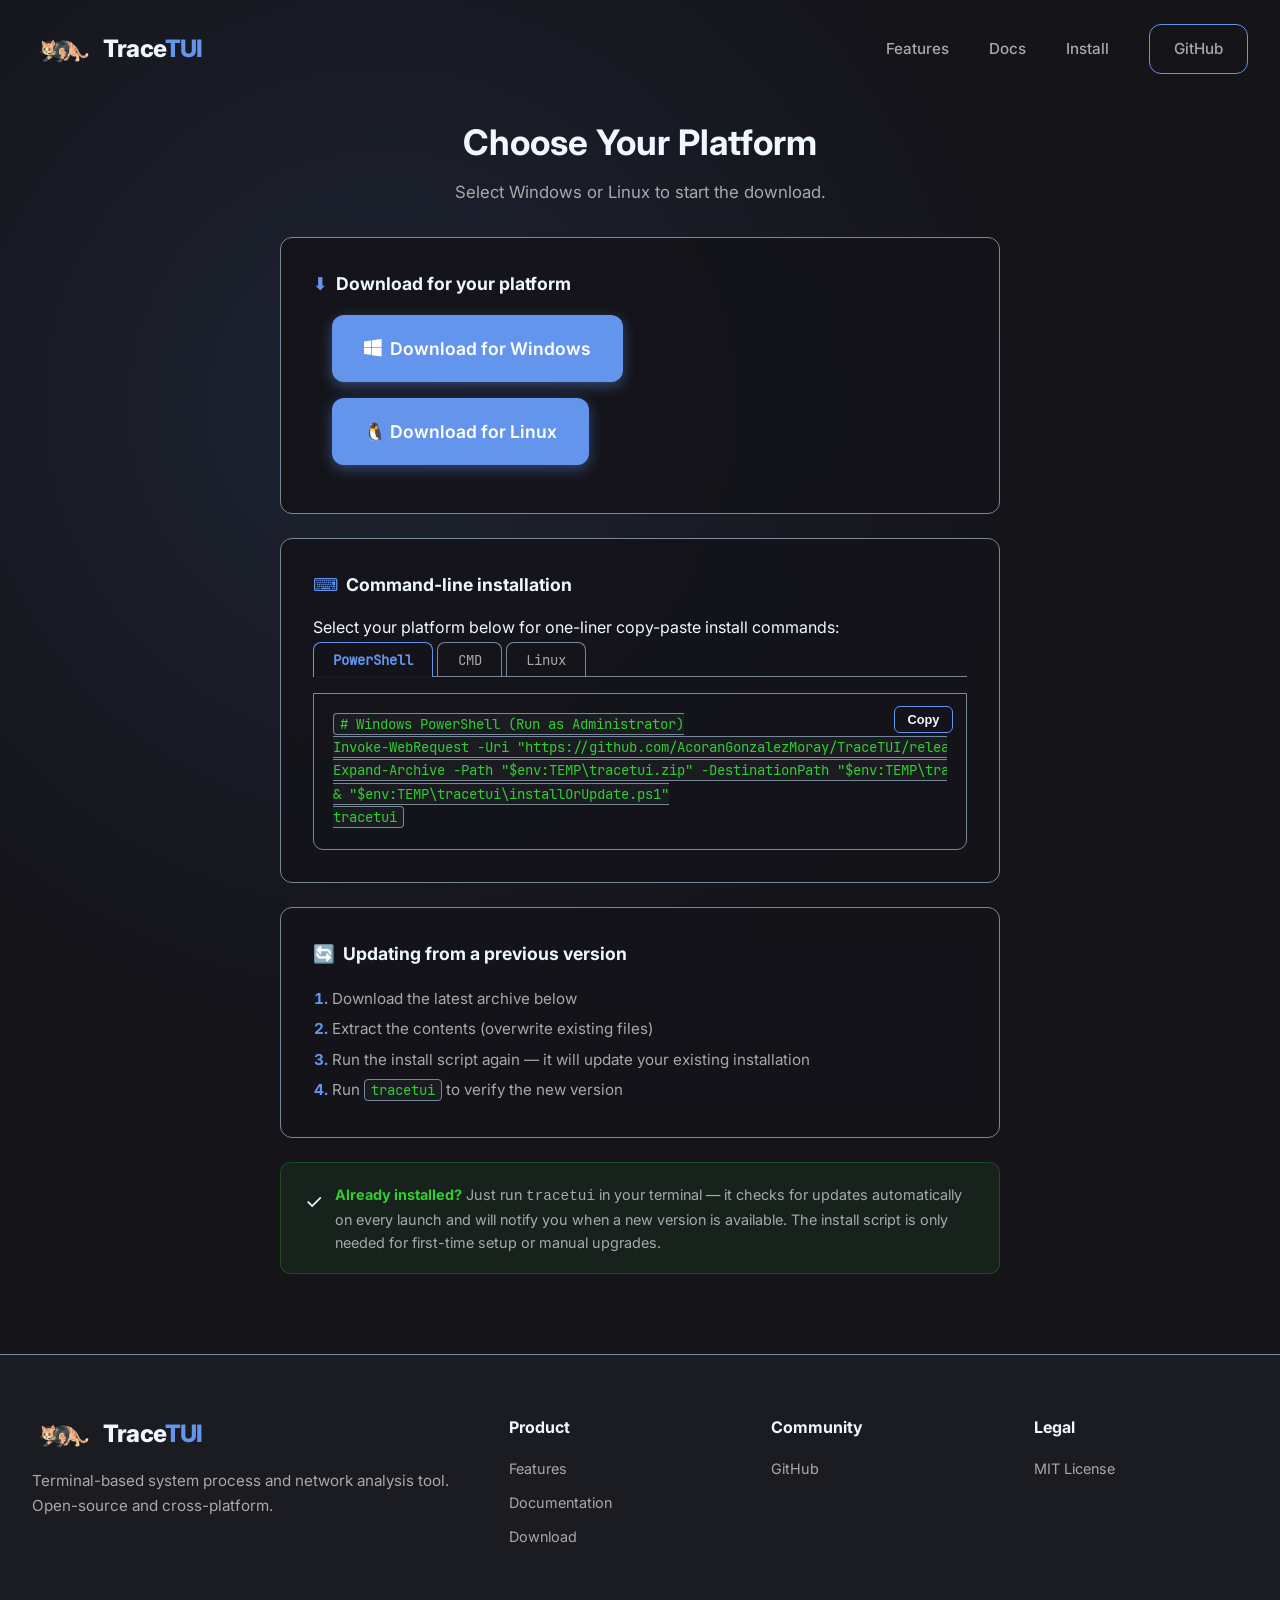
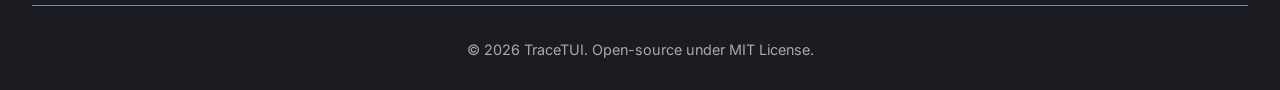
<file: docs/download.html>
<!DOCTYPE html>
<html lang="en">
<head>
    <meta charset="UTF-8">
    <meta name="viewport" content="width=device-width, initial-scale=1.0">
    <title>Download TraceTUI</title>
    <meta name="description" content="Download TraceTUI for Windows or Linux">
    <link rel="icon" type="image/png" href="assets/tracetuiicon.png">
    <link rel="stylesheet" href="css/style.css">
    <link rel="preconnect" href="https://fonts.googleapis.com">
    <link href="https://fonts.googleapis.com/css2?family=JetBrains+Mono:wght@300;400;500;600;700&family=Inter:wght@300;400;500;600;700&display=swap" rel="stylesheet">
</head>
<body>
    <nav class="navbar" id="navbar">
        <div class="nav-container">
            <div class="logo">
                <img src="assets/tracetuiicon.png" alt="TraceTUI" class="logo-img">
                <span class="logo-text">Trace<span class="accent">TUI</span></span>
            </div>
            <ul class="nav-links">
                <li><a href="index.html#features">Features</a></li>
                <li><a href="index.html#docs">Docs</a></li>
                <li><a href="index.html#install">Install</a></li>
                <li><a href="https://github.com/AcoranGonzalezMoray/TraceTUI" class="btn btn-outline" target="_blank">GitHub</a></li>
            </ul>
        </div>
    </nav>

    <section class="download-hero" id="downloadHero">
        <div class="download-container">
            <div class="download-badge" id="platformBadge">
                <span id="platformIcon">⬇</span>
                <span id="platformLabel">Downloading...</span>
            </div>

            <h1 class="download-title" id="dlTitle">Your Download Will Start Shortly</h1>
            <p class="download-subtitle" id="dlSubtitle">Preparing the latest release for your platform.</p>

            <div class="download-countdown">
                <div class="countdown-ring"></div>
                <span class="countdown-text">Download starting in <strong id="countdownNum">3</strong>s</span>
            </div>

            <p class="download-link-fallback" id="fallbackLink">
                Not starting? <a href="#" id="directLink">Click here to download manually</a>
            </p>

            <div class="download-card" id="installSteps">
                <h3><span class="dl-icon">📥</span> First-time installation</h3>
                <ol id="stepsList">
                    <li>Download the archive below</li>
                    <li>Extract the contents</li>
                    <li>Run the install script</li>
                    <li>Restart your terminal and run <code>tracetui</code></li>
                </ol>
            </div>

            <div class="download-card" id="cliSteps">
                <h3><span class="dl-icon">⌨</span> Command-line installation</h3>
                <div id="cliContent">
                    <p>Select your platform below for one-liner copy-paste install commands:</p>
                    <div class="cli-tabs">
                        <button class="cli-tab active" data-platform="powershell">PowerShell</button>
                        <button class="cli-tab" data-platform="cmd">CMD</button>
                        <button class="cli-tab" data-platform="linux">Linux</button>
                    </div>
                    <div class="cli-code">
                        <pre id="cliPre"><code id="cliCode"># Windows PowerShell (Run as Administrator)
Invoke-WebRequest -Uri "https://github.com/AcoranGonzalezMoray/TraceTUI/releases/latest/download/tracetui-x86_64-pc-windows-gnu.zip" -OutFile "$env:TEMP\tracetui.zip"
Expand-Archive -Path "$env:TEMP\tracetui.zip" -DestinationPath "$env:TEMP\tracetui" -Force
& "$env:TEMP\tracetui\installOrUpdate.ps1"
tracetui</code></pre>
                        <button class="btn btn-sm btn-outline" id="copyBtn" onclick="copyCliCode()">Copy</button>
                    </div>
                </div>
            </div>

            <div class="download-card">
                <h3><span class="dl-icon">🔄</span> Updating from a previous version</h3>
                <ol id="updateList">
                    <li>Download the latest archive below</li>
                    <li>Extract the contents (overwrite existing files)</li>
                    <li>Run the install script again — it will update your existing installation</li>
                    <li>Run <code>tracetui</code> to verify the new version</li>
                </ol>
            </div>

            <div class="update-note">
                <span class="note-icon">✓</span>
                <div class="note-text">
                    <strong>Already installed?</strong> Just run <code>tracetui</code> in your terminal — it checks for updates automatically on every launch and will notify you when a new version is available. The install script is only needed for first-time setup or manual upgrades.
                </div>
            </div>
        </div>
    </section>

    <footer class="footer">
        <div class="container">
            <div class="footer-grid">
                <div class="footer-brand">
                    <div class="logo">
                        <img src="assets/tracetuiicon.png" alt="TraceTUI" class="logo-img">
                        <span class="logo-text">Trace<span class="accent">TUI</span></span>
                    </div>
                    <p>Terminal-based system process and network analysis tool. Open-source and cross-platform.</p>
                </div>
                <div class="footer-links">
                    <h4>Product</h4>
                    <ul>
                        <li><a href="index.html#features">Features</a></li>
                        <li><a href="index.html#docs">Documentation</a></li>
                        <li><a href="index.html#install">Download</a></li>
                    </ul>
                </div>
                <div class="footer-links">
                    <h4>Community</h4>
                    <ul>
                        <li><a href="https://github.com/AcoranGonzalezMoray/TraceTUI">GitHub</a></li>
                    </ul>
                </div>
                <div class="footer-links">
                    <h4>Legal</h4>
                    <ul>
                        <li><a href="https://github.com/AcoranGonzalezMoray/TraceTUI/blob/main/LICENSE" target="_blank">MIT License</a></li>
                    </ul>
                </div>
            </div>
            <div class="footer-bottom">
                <p>&copy; 2026 TraceTUI. Open-source under MIT License.</p>
            </div>
        </div>
    </footer>

    <script>
        (function () {
            var navbar = document.getElementById('navbar');
            if (navbar) {
                window.addEventListener('scroll', function () {
                    navbar.classList.toggle('scrolled', window.scrollY > 50);
                });
            }
        })();

        (function () {
            var params = new URLSearchParams(window.location.search);
            var platform = params.get('platform') || '';

            var DOWNLOADS = {
                windows: {
                    label: 'Windows',
                    icon: '<svg viewBox="0 0 88 88" fill="currentColor" style="width: 1em; height: 1em; display: inline-block; vertical-align: middle;"><path d="M0 12.4l35.68-4.86v33.91H0V12.4zm0 33.1h35.68v33.9L0 74.55V45.5zM39.69 6.84L88 0v41.45H39.69V6.84zm0 38.61H88V88L39.69 81.16V45.45z"/></svg>',
                    url: 'https://github.com/AcoranGonzalezMoray/TraceTUI/releases/latest/download/tracetui-x86_64-pc-windows-gnu.zip',
                    archive: 'tracetui-x86_64-pc-windows-gnu.zip',
                    steps: [
                        'Download <code>tracetui-x86_64-pc-windows-gnu.zip</code>',
                        'Extract the ZIP file to a folder of your choice',
                        'Right-click <span class="dl-script">installOrUpdate.ps1</span> and select <strong>Run with PowerShell</strong> (adds <code>tracetui</code> to your user PATH)',
                        'Restart your terminal and run <code>tracetui</code>'
                    ],
                    updateSteps: [
                        'Download the latest <code>tracetui-x86_64-pc-windows-gnu.zip</code>',
                        'Extract and overwrite your existing installation files',
                        'Run <span class="dl-script">installOrUpdate.ps1</span> again to update PATH if needed',
                        'Run <code>tracetui --version</code> to verify the update'
                    ]
                },
                linux: {
                    label: 'Linux',
                    icon: '🐧',
                    url: 'https://github.com/AcoranGonzalezMoray/TraceTUI/releases/latest/download/tracetui-x86_64-unknown-linux-gnu.tar.gz',
                    archive: 'tracetui-x86_64-unknown-linux-gnu.tar.gz',
                    steps: [
                        'Download <code>tracetui-x86_64-unknown-linux-gnu.tar.gz</code>',
                        'Extract: <code>tar xzf tracetui-x86_64-unknown-linux-gnu.tar.gz</code>',
                        'Run the install script: <code>chmod +x installOrUpdate.sh and next sudo sh ./installOrUpdate.sh</code>',
                        'Run <code>tracetui</code>'
                    ],
                    updateSteps: [
                        'Download the latest <code>tracetui-x86_64-unknown-linux-gnu.tar.gz</code>',
                        'Extract: <code>tar xzf tracetui-x86_64-unknown-linux-gnu.tar.gz</code>',
                        'Run the install script again: <code>chmod +x installOrUpdate.sh and next sudo sh ./installOrUpdate.sh</code>',
                        'Run <code>tracetui --version</code> to verify the update'
                    ]
                }
            };

            var info = DOWNLOADS[platform];

            if (!info) {
                document.getElementById('platformBadge').style.display = 'none';
                document.getElementById('dlTitle').textContent = 'Choose Your Platform';
                document.getElementById('dlSubtitle').textContent = 'Select Windows or Linux to start the download.';
                document.getElementById('fallbackLink').style.display = 'none';
                document.querySelector('.download-countdown').style.display = 'none';

                var stepsCard = document.getElementById('installSteps');
                stepsCard.querySelector('h3').innerHTML = '<span class="dl-icon">⬇</span> Download for your platform';
                var stepsList = document.getElementById('stepsList');
                stepsList.innerHTML = '';
                var platforms = ['windows', 'linux'];
                platforms.forEach(function (key) {
                    var p = DOWNLOADS[key];
                    var li = document.createElement('li');
                    li.style.listStyle = 'none';
                    li.style.marginBottom = '1rem';
                    li.innerHTML = '<a href="?platform=' + key + '" class="btn btn-primary btn-lg" style="display:inline-flex;min-width:200px;justify-content:center;gap:8px">' +
                        p.icon + ' Download for ' + p.label + '</a>';
                    stepsList.appendChild(li);
                });
                return;
            }

            var platformIcon = document.getElementById('platformIcon');
            platformIcon.innerHTML = info.icon;
            document.getElementById('platformLabel').textContent = info.label;
            document.getElementById('dlTitle').textContent = 'Downloading ' + info.label + ' Build';
            document.getElementById('dlSubtitle').textContent = 'Your download of ' + info.archive + ' will start in a moment.';
            document.getElementById('directLink').href = info.url;

            var stepsList = document.getElementById('stepsList');
            stepsList.innerHTML = '';
            info.steps.forEach(function (s) {
                var li = document.createElement('li');
                li.innerHTML = s;
                stepsList.appendChild(li);
            });

            var updateList = document.getElementById('updateList');
            if (updateList) {
                updateList.innerHTML = '';
                info.updateSteps.forEach(function (s) {
                    var li = document.createElement('li');
                    li.innerHTML = s;
                    updateList.appendChild(li);
                });
            }

            var countdown = 3;
            var countdownEl = document.getElementById('countdownNum');

            var timer = setInterval(function () {
                countdown--;
                if (countdownEl) countdownEl.textContent = countdown;
                if (countdown <= 0) {
                    clearInterval(timer);
                    window.location.href = info.url;
                }
            }, 1000);
        })();

        (function () {
            var params = new URLSearchParams(window.location.search);
            var initPlatform = params.get('platform') || '';
            
            var CLI_CODES = {
                powershell: '# Windows PowerShell (Run as Administrator)\nInvoke-WebRequest -Uri "https://github.com/AcoranGonzalezMoray/TraceTUI/releases/latest/download/tracetui-x86_64-pc-windows-gnu.zip" -OutFile "$env:TEMP\\tracetui.zip"\nExpand-Archive -Path "$env:TEMP\\tracetui.zip" -DestinationPath "$env:TEMP\\tracetui" -Force\n& "$env:TEMP\\tracetui\\installOrUpdate.ps1"\ntracetui',
                cmd: ':: Windows CMD (Run as Administrator)\npowershell -Command "Invoke-WebRequest -Uri \'https://github.com/AcoranGonzalezMoray/TraceTUI/releases/latest/download/tracetui-x86_64-pc-windows-gnu.zip\' -OutFile \'%TEMP%\\tracetui.zip\'"\npowershell -Command "Expand-Archive -Path \'%TEMP%\\tracetui.zip\' -DestinationPath \'%TEMP%\\tracetui\' -Force"\npowershell -Command "& \'%TEMP%\\tracetui\\installOrUpdate.ps1\'"\ntracetui',
                linux: '# Linux (curl)\ncurl -L -o /tmp/tracetui.tar.gz "https://github.com/AcoranGonzalezMoray/TraceTUI/releases/latest/download/tracetui-x86_64-unknown-linux-gnu.tar.gz"\ntar xzf /tmp/tracetui.tar.gz -C /tmp\nchmod +x /tmp/installOrUpdate.sh\nsudo sh /tmp/installOrUpdate.sh\ntracetui'
            };

            var tabs = document.querySelectorAll('.cli-tab');
            var codeEl = document.getElementById('cliCode');

            if (tabs.length > 0 && codeEl) {
                tabs.forEach(function (tab) {
                    tab.addEventListener('click', function () {
                        tabs.forEach(function (t) { t.classList.remove('active'); });
                        this.classList.add('active');
                        var platform = this.getAttribute('data-platform');
                        if (CLI_CODES[platform]) {
                            codeEl.textContent = CLI_CODES[platform];
                        }
                    });
                });

                if (initPlatform === 'linux') {
                    var linuxTab = document.querySelector('.cli-tab[data-platform="linux"]');
                    if (linuxTab) linuxTab.click();
                } else if (initPlatform === 'windows') {
                    var psTab = document.querySelector('.cli-tab[data-platform="powershell"]');
                    if (psTab) psTab.click();
                }
            }

            window.copyCliCode = function () {
                var codeEl = document.getElementById('cliCode');
                var text = codeEl.textContent;
                if (navigator.clipboard && navigator.clipboard.writeText) {
                    navigator.clipboard.writeText(text).then(function () {
                        var btn = document.getElementById('copyBtn');
                        var orig = btn.textContent;
                        btn.textContent = 'Copied!';
                        btn.style.borderColor = 'var(--success)';
                        btn.style.color = 'var(--success)';
                        setTimeout(function () { 
                            btn.textContent = orig; 
                            btn.style.borderColor = '';
                            btn.style.color = '';
                        }, 2000);
                    });
                }
            };
        })();
    </script>
</body>
</html>
</file>
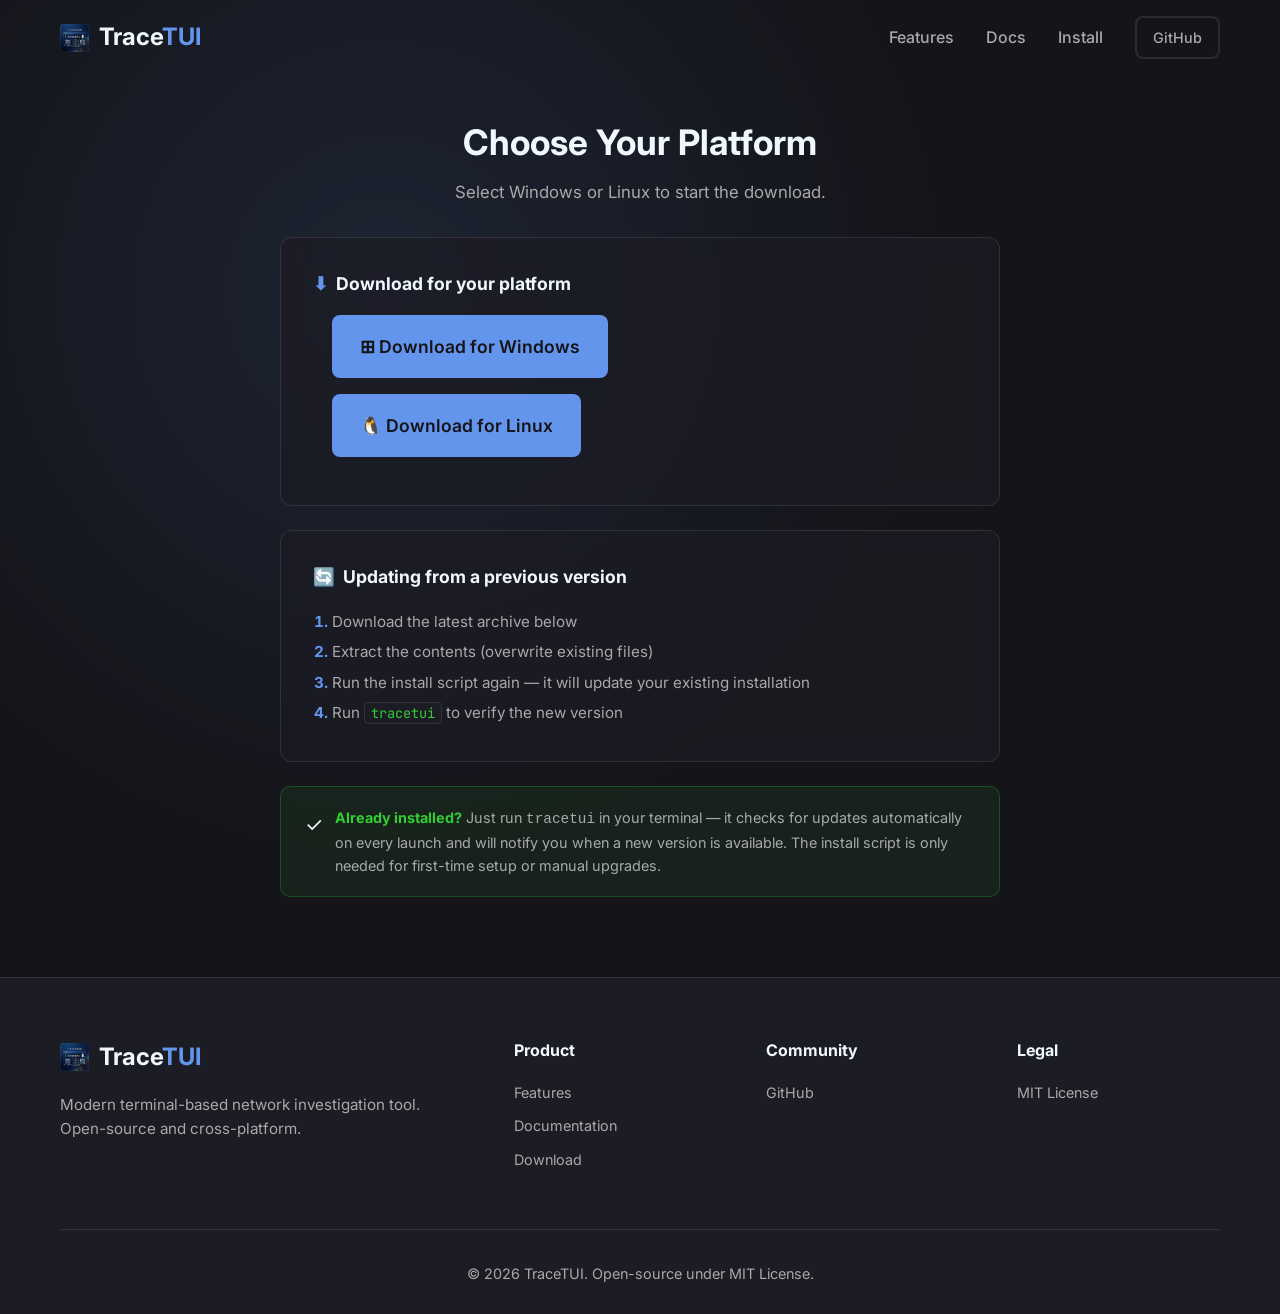
<file: landing-page/download.html>
<!DOCTYPE html>
<html lang="en">
<head>
    <meta charset="UTF-8">
    <meta name="viewport" content="width=device-width, initial-scale=1.0">
    <title>Download TraceTUI</title>
    <meta name="description" content="Download TraceTUI for Windows or Linux">
    <link rel="icon" type="image/png" href="assets/tracetuiicon.png">
    <link rel="stylesheet" href="css/style.css">
    <link rel="preconnect" href="https://fonts.googleapis.com">
    <link href="https://fonts.googleapis.com/css2?family=JetBrains+Mono:wght@300;400;500;600;700&family=Inter:wght@300;400;500;600;700&display=swap" rel="stylesheet">
</head>
<body>
    <nav class="navbar" id="navbar">
        <div class="nav-container">
            <div class="logo">
                <img src="assets/tracetuiicon.png" alt="TraceTUI" class="logo-img">
                <span class="logo-text">Trace<span class="accent">TUI</span></span>
            </div>
            <ul class="nav-links">
                <li><a href="index.html#features">Features</a></li>
                <li><a href="index.html#docs">Docs</a></li>
                <li><a href="index.html#install">Install</a></li>
                <li><a href="https://github.com/AcoranGonzalezMoray/TraceTUI" class="btn btn-outline" target="_blank">GitHub</a></li>
            </ul>
        </div>
    </nav>

    <section class="download-hero" id="downloadHero">
        <div class="download-container">
            <div class="download-badge" id="platformBadge">
                <span id="platformIcon">⬇</span>
                <span id="platformLabel">Downloading...</span>
            </div>

            <h1 class="download-title" id="dlTitle">Your Download Will Start Shortly</h1>
            <p class="download-subtitle" id="dlSubtitle">Preparing the latest release for your platform.</p>

            <div class="download-countdown">
                <div class="countdown-ring"></div>
                <span class="countdown-text">Download starting in <strong id="countdownNum">3</strong>s</span>
            </div>

            <p class="download-link-fallback" id="fallbackLink">
                Not starting? <a href="#" id="directLink">Click here to download manually</a>
            </p>

            <div class="download-card" id="installSteps">
                <h3><span class="dl-icon">📥</span> First-time installation</h3>
                <ol id="stepsList">
                    <li>Download the archive below</li>
                    <li>Extract the contents</li>
                    <li>Run the install script</li>
                    <li>Restart your terminal and run <code>tracetui</code></li>
                </ol>
            </div>

            <div class="download-card">
                <h3><span class="dl-icon">🔄</span> Updating from a previous version</h3>
                <ol>
                    <li>Download the latest archive below</li>
                    <li>Extract the contents (overwrite existing files)</li>
                    <li>Run the install script again — it will update your existing installation</li>
                    <li>Run <code>tracetui</code> to verify the new version</li>
                </ol>
            </div>

            <div class="update-note">
                <span class="note-icon">✓</span>
                <div class="note-text">
                    <strong>Already installed?</strong> Just run <code>tracetui</code> in your terminal — it checks for updates automatically on every launch and will notify you when a new version is available. The install script is only needed for first-time setup or manual upgrades.
                </div>
            </div>
        </div>
    </section>

    <footer class="footer">
        <div class="container">
            <div class="footer-grid">
                <div class="footer-brand">
                    <div class="logo">
                        <img src="assets/tracetuiicon.png" alt="TraceTUI" class="logo-img">
                        <span class="logo-text">Trace<span class="accent">TUI</span></span>
                    </div>
                    <p>Modern terminal-based network investigation tool. Open-source and cross-platform.</p>
                </div>
                <div class="footer-links">
                    <h4>Product</h4>
                    <ul>
                        <li><a href="index.html#features">Features</a></li>
                        <li><a href="index.html#docs">Documentation</a></li>
                        <li><a href="index.html#install">Download</a></li>
                    </ul>
                </div>
                <div class="footer-links">
                    <h4>Community</h4>
                    <ul>
                        <li><a href="https://github.com/AcoranGonzalezMoray/TraceTUI">GitHub</a></li>
                    </ul>
                </div>
                <div class="footer-links">
                    <h4>Legal</h4>
                    <ul>
                        <li><a href="#">MIT License</a></li>
                    </ul>
                </div>
            </div>
            <div class="footer-bottom">
                <p>&copy; 2026 TraceTUI. Open-source under MIT License.</p>
            </div>
        </div>
    </footer>

    <script>
        // Navbar scroll effect
        (function () {
            var navbar = document.getElementById('navbar');
            if (navbar) {
                window.addEventListener('scroll', function () {
                    navbar.classList.toggle('scrolled', window.scrollY > 50);
                });
            }
        })();

        (function () {
            var params = new URLSearchParams(window.location.search);
            var platform = params.get('platform') || '';

            var DOWNLOADS = {
                windows: {
                    label: 'Windows',
                    icon: '⊞',
                    url: 'https://github.com/AcoranGonzalezMoray/TraceTUI/releases/latest/download/tracetui-x86_64-pc-windows-gnu.zip',
                    archive: 'tracetui-x86_64-pc-windows-gnu.zip',
                    steps: [
                        'Download <code>tracetui-x86_64-pc-windows-gnu.zip</code>',
                        'Extract the ZIP file to a folder of your choice',
                        'Right-click <span class="dl-script">installOrUpdate.ps1</span> and select <strong>Run with PowerShell</strong> (adds <code>tracetui</code> to your user PATH)',
                        'Restart your terminal and run <code>tracetui</code>'
                    ],
                    updateSteps: [
                        'Download the latest <code>tracetui-x86_64-pc-windows-gnu.zip</code>',
                        'Extract and overwrite your existing installation files',
                        'Run <span class="dl-script">installOrUpdate.ps1</span> again to update PATH if needed',
                        'Run <code>tracetui --version</code> to verify the update'
                    ]
                },
                linux: {
                    label: 'Linux',
                    icon: '🐧',
                    url: 'https://github.com/AcoranGonzalezMoray/TraceTUI/releases/latest/download/tracetui-x86_64-unknown-linux-gnu.tar.gz',
                    archive: 'tracetui-x86_64-unknown-linux-gnu.tar.gz',
                    steps: [
                        'Download <code>tracetui-x86_64-unknown-linux-gnu.tar.gz</code>',
                        'Extract: <code>tar xzf tracetui-x86_64-unknown-linux-gnu.tar.gz</code>',
                        'Run the install script: <code>chmod +x installOrUpdate.sh and next sudo sh ./installOrUpdate.sh</code>',
                        'Run <code>tracetui</code>'
                    ],
                    updateSteps: [
                        'Download the latest <code>tracetui-x86_64-unknown-linux-gnu.tar.gz</code>',
                        'Extract: <code>tar xzf tracetui-x86_64-unknown-linux-gnu.tar.gz</code>',
                        'Run the install script again: <code>chmod +x installOrUpdate.sh and next sudo sh ./installOrUpdate.sh</code>',
                        'Run <code>tracetui --version</code> to verify the update'
                    ]
                }
            };

            var info = DOWNLOADS[platform];

            if (!info) {
                document.getElementById('platformBadge').style.display = 'none';
                document.getElementById('dlTitle').textContent = 'Choose Your Platform';
                document.getElementById('dlSubtitle').textContent = 'Select Windows or Linux to start the download.';
                document.getElementById('fallbackLink').style.display = 'none';
                document.querySelector('.download-countdown').style.display = 'none';

                var stepsCard = document.getElementById('installSteps');
                stepsCard.querySelector('h3').innerHTML = '<span class="dl-icon">⬇</span> Download for your platform';
                var stepsList = document.getElementById('stepsList');
                stepsList.innerHTML = '';
                var platforms = ['windows', 'linux'];
                platforms.forEach(function (key) {
                    var p = DOWNLOADS[key];
                    var li = document.createElement('li');
                    li.style.listStyle = 'none';
                    li.style.marginBottom = '1rem';
                    li.innerHTML = '<a href="?platform=' + key + '" class="btn btn-primary btn-lg" style="display:inline-flex;min-width:200px;justify-content:center;gap:8px">' +
                        p.icon + ' Download for ' + p.label + '</a>';
                    stepsList.appendChild(li);
                });
                return;
            }

            var platformIcon = document.getElementById('platformIcon');
            platformIcon.textContent = info.icon;
            document.getElementById('platformLabel').textContent = info.label;
            document.getElementById('dlTitle').textContent = 'Downloading ' + info.label + ' Build';
            document.getElementById('dlSubtitle').textContent = 'Your download of ' + info.archive + ' will start in a moment.';
            document.getElementById('directLink').href = info.url;

            var stepsList = document.getElementById('stepsList');
            stepsList.innerHTML = '';
            info.steps.forEach(function (s) {
                var li = document.createElement('li');
                li.innerHTML = s;
                stepsList.appendChild(li);
            });

            var updateCard = document.querySelectorAll('.download-card')[1];
            if (updateCard) {
                var updateList = updateCard.querySelector('ol');
                updateList.innerHTML = '';
                info.updateSteps.forEach(function (s) {
                    var li = document.createElement('li');
                    li.innerHTML = s;
                    updateList.appendChild(li);
                });
            }

            var countdown = 3;
            var countdownEl = document.getElementById('countdownNum');

            var timer = setInterval(function () {
                countdown--;
                if (countdownEl) countdownEl.textContent = countdown;
                if (countdown <= 0) {
                    clearInterval(timer);
                    window.location.href = info.url;
                }
            }, 1000);
        })();
    </script>
</body>
</html>
</file>
<file: docs/css/style.css>
/* TraceTUI Landing Page - Exact TUI Match */

:root {
    --primary: #6366f1;
    --primary-glow: rgba(99, 102, 241, 0.5);
    --primary-dark: #4f46e5;
    --secondary: #64748b;
    --primary-glow: rgba(99, 102, 241, 0.4);
    --secondary: #0ea5e9;
    --accent: #f59e0b;
    --success: #10b981;
    --danger: #ef4444;
    --warning: #f59e0b;
    --background: #09090b;
    --background-raised: #18181b;
    --background-light: #1c1c20;
    --terminal-bg: #09090b;
    --card-bg: rgba(24, 24, 27, 0.6);
    --border: #27272a;
    --border-bright: #3f3f46;
    --text-main: #fafafa;
    --text-dim: #a1a1aa;
    --font-sans: 'Inter', system-ui, sans-serif;
    --font-mono: 'NerdFont', 'JetBrains Mono', monospace;
    --transition-fast: 0.2s cubic-bezier(0.16, 1, 0.3, 1);
    --transition-slow: 0.6s cubic-bezier(0.16, 1, 0.3, 1);
    --shadow-lg: 0 10px 15px -3px rgba(0, 0, 0, 0.1), 0 4px 6px -2px rgba(0, 0, 0, 0.05);
    --shadow-2xl: 0 25px 50px -12px rgba(0, 0, 0, 0.25);
    --term-w: min(85vw, 1200px);
}

/* Nerd Font for UI icons */
@font-face {
    font-family: 'NerdFont';
    src: url('../assets/fonts/JetBrainsMonoNerdFont-Regular.ttf') format('truetype');
    font-display: swap;
}

@media (min-width: 1400px) {
    :root {
        --term-w: 1100px;
    }
}

* {
    margin: 0;
    padding: 0;
    box-sizing: border-box;
}

html {
    scroll-behavior: smooth;
    scroll-padding-top: 80px;
}

body {
    font-family: var(--font-sans);
    background: var(--background);
    color: var(--text-main);
    line-height: 1.6;
    overflow-x: hidden;
    -webkit-font-smoothing: antialiased;
}

/* Animations */
@keyframes fadeInUp {
    from {
        opacity: 0;
        transform: translateY(30px);
    }

    to {
        opacity: 1;
        transform: translateY(0);
    }
}

@keyframes fadeInRight {
    from {
        opacity: 0;
        transform: translateX(30px);
    }

    to {
        opacity: 1;
        transform: translateX(0);
    }
}

@keyframes float {

    0%,
    100% {
        transform: translateY(0);
    }

    50% {
        transform: translateY(-10px);
    }
}

@keyframes pulse {

    0%,
    100% {
        opacity: 1;
        transform: scale(1);
    }

    50% {
        opacity: 0.5;
        transform: scale(0.9);
    }
}

@keyframes glow {

    0%,
    100% {
        box-shadow: 0 0 20px var(--primary-glow);
    }

    50% {
        box-shadow: 0 0 40px var(--primary-glow);
    }
}

/* Navigation */
.navbar {
    position: fixed;
    top: 0;
    left: 0;
    right: 0;
    z-index: 1000;
    padding: 1.5rem 0;
    transition: var(--transition-fast);
}

.navbar.scrolled {
    background: rgba(9, 9, 11, 0.7);
    backdrop-filter: blur(12px);
    border-bottom: 1px solid var(--border);
    padding: 1rem 0;
}

@media (min-width: 769px) and (max-width: 1999px) {
    .navbar.hidden {
        transform: translateY(-100%);
    }
}

.nav-container {
    max-width: 1280px;
    margin: 0 auto;
    padding: 0 32px;
    display: flex;
    justify-content: space-between;
    align-items: center;
}

.logo {
    display: flex;
    align-items: center;
    gap: 12px;
    font-size: 1.5rem;
    font-weight: 800;
    color: var(--text-main);
    letter-spacing: -0.025em;
}

.logo-img {
    height: 32px;
    width: auto;
}

.logo-text .accent {
    color: var(--primary);
}

.nav-links {
    display: flex;
    list-style: none;
    gap: 2.5rem;
    align-items: center;
}

.nav-links a {
    color: var(--text-dim);
    font-weight: 500;
    font-size: 0.95rem;
    transition: var(--transition-fast);
}

.nav-links a:hover {
    color: var(--text-main);
}

/* Buttons */
.btn {
    display: inline-flex;
    align-items: center;
    justify-content: center;
    gap: 10px;
    padding: 12px 24px;
    border-radius: 12px;
    font-weight: 600;
    cursor: pointer;
    transition: var(--transition-fast);
    border: none;
    font-size: 0.95rem;
    white-space: nowrap;
}

.btn-primary {
    background: var(--primary);
    color: white;
    box-shadow: 0 4px 14px 0 var(--primary-glow);
}

.btn-primary:hover {
    background: var(--primary-dark);
    transform: translateY(-2px);
    box-shadow: 0 6px 20px 0 var(--primary-glow);
}

.btn-secondary {
    background: var(--background-raised);
    color: var(--text-main);
    border: 1px solid var(--border-bright);
}

.btn-secondary:hover {
    background: #27272a;
    border-color: var(--primary);
    transform: translateY(-2px);
}

.btn-outline {
    background: transparent;
    color: var(--text-main);
    border: 1px solid var(--border-bright);
}

.btn-outline:hover {
    border-color: var(--primary);
    background: rgba(99, 102, 241, 0.05);
}

.btn-lg {
    padding: 16px 32px;
    font-size: 1.1rem;
}

/* Hero Section */
.hero {
    min-height: 100vh;
    display: flex;
    align-items: center;
    padding: 160px 0 100px;
    background:
        radial-gradient(circle at top left, rgba(99, 102, 241, 0.15), transparent 40%),
        radial-gradient(circle at bottom right, rgba(245, 158, 11, 0.05), transparent 40%);
    position: relative;
    z-index: 10;
}

.container {
    max-width: 1280px;
    margin: 0 auto;
    padding: 0 32px;
}

.hero .container {
    display: flex;
    flex-direction: column;
    align-items: center;
    text-align: center;
    gap: 64px;
}

.hero-text {
    max-width: 800px;
    animation: fadeInUp 0.8s ease-out;
}

.badge {
    display: inline-flex;
    align-items: center;
    padding: 8px 16px;
    background: rgba(99, 102, 241, 0.1);
    color: var(--primary);
    border-radius: 9999px;
    font-size: 0.875rem;
    font-weight: 600;
    margin-bottom: 24px;
    border: 1px solid rgba(99, 102, 241, 0.2);
}

.hero-title {
    font-size: 4.5rem;
    font-weight: 800;
    line-height: 1.1;
    margin-bottom: 24px;
    letter-spacing: -0.04em;
}

.hero-title .accent {
    background: linear-gradient(135deg, #fff, var(--primary));
    -webkit-background-clip: text;
    background-clip: text;
    -webkit-text-fill-color: transparent;
    filter: drop-shadow(0 0 20px var(--primary-glow));
}

.hero-subtitle {
    font-size: 1.25rem;
    color: var(--text-dim);
    margin-bottom: 40px;
    max-width: 600px;
    margin-left: auto;
    margin-right: auto;
}

.hero-buttons {
    display: flex;
    gap: 16px;
    justify-content: center;
}

.hero-terminal {
    width: 100%;
    max-width: var(--term-w);
    perspective: 1000px;
}

/* Terminal Window */
.terminal-window {
    width: 95%;
    max-width: 1400px;
    height: 560px;
    margin-bottom: 50px;
    box-shadow: 0 40px 80px rgba(0, 0, 0, 0.8);
    position: relative;
    z-index: 1000;
    animation: fadeInUp 1s cubic-bezier(0.16, 1, 0.3, 1) 0.2s backwards;
    border-radius: 16px;
    overflow: hidden;
    display: flex;
    flex-direction: column;
}

.terminal-header-dots {
    background: #18181b;
    padding: 14px 20px;
    display: flex;
    align-items: center;
    gap: 8px;
    border-bottom: 1px solid var(--border);
}

.terminal-header-dots span {
    width: 12px;
    height: 12px;
    border-radius: 50%;
}

.dot-close {
    background: #ff5f57;
}

.dot-minimize {
    background: #ffbd2e;
}

.dot-maximize {
    background: #28ca42;
}

.terminal-title-text {
    color: var(--text-dim);
    font-size: 0.85rem;
    font-family: var(--font-mono);
    margin-left: 8px;
    flex: 1;
}

/* TUI App Mockup - Refined for Premium Feel */
.tui-app {
    font-family: var(--font-mono);
    font-size: 0.75rem;
    line-height: 1.5;
    display: flex;
    flex-direction: column;
    background: var(--terminal-bg);
    position: relative;
    flex: 1;
    min-height: 0;
    border-radius: 0 0 16px 16px;
}

.tui-header {
    display: flex;
    align-items: center;
    padding: 8px 16px;
    gap: 8px;
    background: #111114;
    border-bottom: 1px solid var(--border);
    flex-shrink: 0;
    min-height: 40px;
}

.header-chip {
    font-weight: 700;
    padding: 2px 8px;
    font-size: 0.7rem;
    border-radius: 4px;
}

.header-trace {
    background: var(--primary);
    color: white;
}

.header-tui {
    color: var(--primary);
    border: 1px solid var(--primary);
}

.tui-body {
    display: flex;
    flex: 1;
    min-height: 0;
}

.tui-nav-sidebar {
    display: flex;
    flex-direction: column;
    width: 54px;
    border-right: 1px solid var(--border);
    background: #09090b;
    transition: width 0.3s ease;
    overflow: hidden;
}



.nav-item {
    display: flex;
    align-items: center;
    justify-content: center;
    padding: 16px 0;
    cursor: pointer;
    color: var(--text-dim);
    transition: var(--transition-fast);
}

.nav-item .nav-label {
    display: none;
    /* Hide labels as requested */
}

.nav-icon {
    font-size: 0.85rem;
}

.nav-item:hover {
    color: var(--text-main);
    background: rgba(255, 255, 255, 0.03);
}

.nav-item.nav-selected {
    color: var(--primary);
    background: rgba(99, 102, 241, 0.1);
    border-left: 2px solid var(--primary);
}

.tui-content-area {
    flex: 1;
    display: flex;
    flex-direction: column;
    min-width: 0;
}

.nav-view {
    display: none;
    flex: 1;
}

.tui-body[data-active-nav="main"] .nav-view-main,
.tui-body[data-active-nav="trends"] .nav-view-trends,
.tui-body[data-active-nav="storage"] .nav-view-storage,
.tui-body[data-active-nav="libraries"] .nav-view-libraries,
.tui-body[data-active-nav="containers"] .nav-view-containers,
.tui-body[data-active-nav="agents"] .nav-view-agents {
    display: flex;
}

.nav-view-main {
    flex-direction: row;
}

.nav-view-main .tui-panel {
    display: flex;
    flex-direction: column;
    border-right: 1px solid var(--border);
}

.nav-view-main .tui-left {
    width: 25%;
}

.nav-view-main .tui-center {
    flex: 1;
}

.nav-view-main .tui-right {
    width: 25%;
    border-right: none;
}

/* New Scrollytelling Tour Styles */
.tour-section {
    position: relative;
    padding: 0;
    margin-top: 100px;
    height: 1700vh;
    /* 16 steps × 100vh + buffer for margins */
}

.tour-container {
    position: relative;
    display: flex;
    flex-direction: column;
    align-items: center;
}

.sticky-wrapper {
    position: sticky;
    top: 50%;
    transform: translateY(-50%);
    width: 100%;
    z-index: 50;
    height: 100vh;
    display: flex;
    align-items: center;
    justify-content: center;
    pointer-events: none;
}

.sticky-wrapper .terminal-window {
    pointer-events: auto;
    transition: var(--transition-slow);
}

.tour-steps {
    width: 100%;
    position: relative;
    z-index: 60;
    padding-bottom: 100vh;
}

.tour-step {
    height: 100vh;
    display: flex;
    align-items: center;
    justify-content: center;
    padding: 0 20px;
    opacity: 0;
    transition: var(--transition-slow);
    transform: translateY(40px);
    pointer-events: none;
}

.tour-step.active {
    opacity: 1;
    transform: translateY(0);
}

.step-card {
    background: rgba(24, 24, 27, 0.8);
    backdrop-filter: blur(16px);
    border: 1px solid var(--border-bright);
    padding: 32px;
    border-radius: 20px;
    max-width: 400px;
    width: 100%;
    box-shadow: var(--shadow-lg);
    text-align: left;
    /* Position cards to the side on desktop, center on mobile */
    margin-left: 55%;
}

@media (max-width: 1200px) {
    .step-card {
        margin-left: 0;
        background: rgba(24, 24, 27, 0.9);
        border: 2px solid var(--primary);
    }
}

.step-card .step-num {
    display: inline-block;
    color: var(--primary);
    font-family: var(--font-mono);
    font-weight: 700;
    font-size: 0.875rem;
    margin-bottom: 12px;
    padding-bottom: 4px;
    border-bottom: 2px solid var(--primary);
}

.step-card h3 {
    font-size: 1.5rem;
    font-weight: 700;
    margin-bottom: 16px;
    color: white;
}

.step-card p {
    color: var(--text-dim);
    font-size: 1rem;
    line-height: 1.6;
}

/* Highlighting Utility Classes - Recursive Branch Reset */
.tui-app.guide-active .tui-header,
.tui-app.guide-active .tui-nav-sidebar,
.tui-app.guide-active .tui-content-area,
.tui-app.guide-active .tui-panel,
.tui-app.guide-active .nav-view,
.tui-app.guide-active .tui-left,
.tui-app.guide-active .tui-center,
.tui-app.guide-active .tui-right {
    opacity: 0.15;
    filter: blur(2px) grayscale(80%);
    transition: all 0.5s ease;
    pointer-events: none;
}

/* Branch Reset: Ensure the path to the highlight is visible */
.tui-app.highlight-processes .tui-body,
.tui-app.highlight-processes .tui-content-area,
.tui-app.highlight-processes .nav-view-main,
.tui-app.highlight-center .tui-body,
.tui-app.highlight-center .tui-content-area,
.tui-app.highlight-center .nav-view-main,
.tui-app.highlight-risk .tui-body,
.tui-app.highlight-risk .tui-content-area,
.tui-app.highlight-risk .nav-view-main,
.tui-app.highlight-risk .tui-center,
.tui-app.highlight-timeline .tui-body,
.tui-app.highlight-timeline .tui-content-area,
.tui-app.highlight-timeline .nav-view-main,
.tui-app.highlight-timeline .tui-center,
.tui-app.highlight-actions .tui-body,
.tui-app.highlight-actions .tui-content-area,
.tui-app.highlight-actions .nav-view-main,
.tui-app.highlight-trends .tui-body,
.tui-app.highlight-trends .tui-content-area,
.tui-app.highlight-storage .tui-body,
.tui-app.highlight-storage .tui-content-area,
.tui-app.highlight-libraries .tui-body,
.tui-app.highlight-libraries .tui-content-area,
.tui-app.highlight-containers .tui-body,
.tui-app.highlight-containers .tui-content-area,
.tui-app.highlight-agents .tui-body,
.tui-app.highlight-agents .tui-content-area {
    opacity: 1 !important;
    filter: none !important;
}

/* The actual Highlight targets */
.tui-app.highlight-header .tui-header,
.tui-app.highlight-nav-sidebar .tui-nav-sidebar,
.tui-app.highlight-processes .tui-left,
.tui-app.highlight-center .tui-center,
.tui-app.highlight-actions .tui-right,
.tui-app.highlight-trends .nav-view-trends,
.tui-app.highlight-storage .nav-view-storage,
.tui-app.highlight-libraries .nav-view-libraries,
.tui-app.highlight-containers .nav-view-containers,
.tui-app.highlight-agents .nav-view-agents {
    opacity: 1 !important;
    filter: none !important;
    z-index: 100;
    box-shadow: 0 0 0 2px var(--primary), 0 0 50px rgba(99, 102, 241, 0.7);
    background: #09090b !important;
    pointer-events: auto;
}

/* Precise highlights for Risk and Timeline within the center area */
.tui-app.highlight-risk .risk-view,
.tui-app.highlight-timeline .timeline-view {
    opacity: 1 !important;
    filter: none !important;
    display: block !important;
    box-shadow: 0 0 20px var(--primary-glow);
    background: rgba(255, 255, 255, 0.02);
    border-radius: 4px;
    height: 100% !important;
    flex: 1 !important;
}

.tui-app.highlight-risk .conn-table,
.tui-app.highlight-timeline .conn-table {
    display: none !important;
}

/* Fullscreen Overlays Highlighting */
.tui-app.highlight-search .search-overlay,
.tui-app.highlight-language .lang-overlay,
.tui-app.highlight-investigation .investigation-view {
    opacity: 1 !important;
    filter: none !important;
    display: flex !important;
    z-index: 500;
}

/* Enhanced TUI Panels */
.panel-titlebar {
    background: #1e1e1e;
    color: var(--text-main);
    border-bottom: 1px solid var(--border);
    font-weight: 600;
    padding: 6px 12px;
    font-size: 0.7rem;
    letter-spacing: 0.05em;
}

.tui-nav-sidebar {
    background: #0d0d0f;
}

.nav-item.nav-selected {
    background: rgba(99, 102, 241, 0.1);
    border: 1px solid var(--primary);
}

/* Hide old guide sidebar elements */
.guide-overlay,
.guide-sidebar {
    display: none !important;
}

/* Documentation Cards Modernization */
.docs-grid {
    display: grid;
    grid-template-columns: repeat(auto-fit, minmax(280px, 1fr));
    gap: 24px;
    margin-top: 48px;
}

.doc-card {
    background: var(--background-raised);
    border: 1px solid var(--border);
    padding: 32px;
    border-radius: 16px;
    transition: var(--transition-fast);
}

.doc-card:hover {
    border-color: var(--primary);
    transform: translateY(-4px);
    background: #1c1c20;
}

.doc-icon {
    font-size: 2rem;
    margin-bottom: 20px;
}

.doc-card h3 {
    margin-bottom: 12px;
    font-size: 1.25rem;
}

.doc-card p {
    color: var(--text-dim);
    font-size: 0.95rem;
}

/* ============================================
   TRENDS VIEW (NavView::TrendGraphs)
   ============================================ */
.nav-view-trends {
    flex-direction: column;
    padding: 0;
    border-top: none;
}

.trends-kpi-row {
    display: flex;
    gap: 4px;
    padding: 4px;
    border-bottom: 1px solid var(--border);
}

.kpi-card {
    flex: 1;
    display: flex;
    flex-direction: column;
    align-items: center;
    padding: 6px 4px;
    background: var(--card-bg);
    border: 1px solid var(--border);
    border-radius: 6px;
    gap: 2px;
}

.kpi-icon {
    font-size: 0.9rem;
}

.kpi-primary {
    color: var(--primary);
}

.kpi-success {
    color: var(--success);
}

.kpi-warning {
    color: var(--warning);
}

.kpi-danger {
    color: var(--danger);
}

.kpi-dim {
    color: var(--text-dim);
}

.kpi-val {
    font-size: 1rem;
    font-weight: 700;
    color: var(--text-main);
    font-family: var(--font-mono);
}

.kpi-lbl {
    font-size: 0.6rem;
    color: var(--text-dim);
    text-transform: uppercase;
    letter-spacing: 0.5px;
}

.trends-sparkline-row {
    display: flex;
    gap: 4px;
    padding: 4px;
    border-bottom: 1px solid var(--border);
}

.trends-spark-col {
    flex: 1;
    border: 1px solid var(--border);
    border-radius: 4px;
    overflow: hidden;
}

.spark-stats {
    display: flex;
    justify-content: space-between;
    padding: 2px 8px 4px;
    font-size: 0.6rem;
    color: var(--text-dim);
    font-family: var(--font-mono);
}

.trends-mid-row {
    display: flex;
    gap: 4px;
    padding: 4px;
    flex: 1;
    border-bottom: 1px solid var(--border);
}

.trends-dist-col {
    flex: 1;
    border: 1px solid var(--border);
    border-radius: 4px;
    overflow: hidden;
}

.trends-top-col {
    flex: 1;
    border: 1px solid var(--border);
    border-radius: 4px;
}

.dist-list {
    display: flex;
    flex-direction: column;
    padding: 4px 8px;
    gap: 3px;
}

.dist-row {
    display: flex;
    align-items: center;
    gap: 6px;
    font-size: 0.65rem;
}

.dist-lbl {
    width: 60px;
    color: var(--text-dim);
    flex-shrink: 0;
    font-family: var(--font-mono);
}

.dist-bar-track {
    flex: 1;
    height: 10px;
    background: rgba(255, 255, 255, 0.05);
    border-radius: 3px;
    overflow: hidden;
}

.dist-bar {
    height: 100%;
    border-radius: 3px;
    transition: width 0.3s;
}

.dist-danger {
    background: var(--danger);
}

.dist-warning {
    background: var(--warning);
}

.dist-success {
    background: var(--success);
}

.dist-primary {
    background: var(--primary);
}

.dist-dim {
    background: var(--text-dim);
}

.dist-pct {
    width: 35px;
    text-align: right;
    color: var(--text-dim);
    font-family: var(--font-mono);
    font-size: 0.6rem;
}

.top-list {
    display: flex;
    flex-direction: column;
    padding: 4px 8px;
    gap: 4px;
}

.top-row {
    display: flex;
    align-items: center;
    gap: 6px;
    font-size: 0.65rem;
}

.top-name {
    width: 80px;
    color: var(--text-main);
    overflow: hidden;
    text-overflow: ellipsis;
    white-space: nowrap;
}

.top-bar-track {
    flex: 1;
    height: 8px;
    background: rgba(255, 255, 255, 0.05);
    border-radius: 3px;
    overflow: hidden;
}

.top-bar {
    height: 100%;
    background: var(--primary);
    border-radius: 3px;
    transition: width 0.3s;
}

.top-pct {
    width: 50px;
    text-align: right;
    color: var(--text-dim);
    font-family: var(--font-mono);
    font-size: 0.6rem;
}

.trends-bottom-row {
    display: flex;
    gap: 4px;
    padding: 4px;
}

.trends-protocol-col {
    flex: 1;
    border: 1px solid var(--border);
    border-radius: 4px;
    overflow: hidden;
}

.trends-country-col {
    flex: 1;
    border: 1px solid var(--border);
    border-radius: 4px;
    overflow: hidden;
}

/* ============================================
   STORAGE VIEW (NavView::Storage)
   ============================================ */
.nav-view-storage {
    flex-direction: row;
    border-top: none;
}

.storage-col {
    display: flex;
    flex-direction: column;
    border-right: 1px solid var(--border);
    overflow-y: auto;
}

.storage-disks-col {
    width: 28%;
    min-width: 0;
}

.storage-browser-col {
    flex: 1;
    min-width: 0;
}

.storage-actions-col {
    width: 22%;
    min-width: 0;
    border-right: none;
}

.disk-list {
    display: flex;
    flex-direction: column;
    padding: 4px;
    gap: 2px;
}

.disk-item {
    display: flex;
    align-items: center;
    gap: 6px;
    padding: 4px 6px;
    font-size: 0.68rem;
    cursor: pointer;
    border-radius: 3px;
}

.disk-item.disk-selected {
    background: var(--primary);
    color: var(--background);
}

.disk-dev {
    width: 24px;
    font-weight: 700;
    font-family: var(--font-mono);
}

.disk-bar-track {
    flex: 1;
    height: 8px;
    background: rgba(255, 255, 255, 0.05);
    border-radius: 3px;
    overflow: hidden;
}

.disk-bar-fill {
    height: 100%;
    border-radius: 3px;
}

.disk-ok {
    background: var(--success);
}

.disk-warn {
    background: var(--warning);
}

.disk-danger {
    background: var(--danger);
}

.disk-pct {
    width: 35px;
    text-align: right;
    font-family: var(--font-mono);
    font-size: 0.6rem;
    color: var(--text-dim);
}

.disk-props {
    display: flex;
    flex-direction: column;
    padding: 4px 8px;
    gap: 2px;
    font-size: 0.65rem;
}

.prop-row {
    display: flex;
    gap: 6px;
}

.prop-lbl {
    color: var(--text-dim);
    width: 50px;
    flex-shrink: 0;
}

.prop-val {
    color: var(--text-main);
    font-family: var(--font-mono);
}

.fb-header {
    padding: 4px 8px;
    font-size: 0.65rem;
    color: var(--text-dim);
    border-bottom: 1px solid var(--border);
    font-family: var(--font-mono);
}

.fb-table {
    display: flex;
    flex-direction: column;
    flex: 1;
}

.fb-header-row {
    display: flex;
    padding: 3px 8px;
    font-size: 0.62rem;
    color: var(--text-dim);
    border-bottom: 1px solid var(--border);
    font-weight: 600;
}

.fb-row {
    display: flex;
    padding: 3px 8px;
    font-size: 0.65rem;
    border-bottom: 1px solid rgba(255, 255, 255, 0.02);
    cursor: pointer;
}

.fb-row.fb-selected {
    background: var(--primary);
    color: var(--background);
}

.fb-row.fb-dir {
    color: var(--primary);
    font-weight: 600;
}

.fb-row.fb-file {
    color: var(--text-main);
}

.fb-c-name {
    flex: 1;
}

.fb-c-size {
    width: 70px;
    text-align: right;
    font-family: var(--font-mono);
    color: var(--text-dim);
}

.fb-c-mod {
    width: 80px;
    text-align: right;
    font-family: var(--font-mono);
    color: var(--text-dim);
}

.fb-icon {
    margin-right: 4px;
}

/* ============================================
   LIBRARIES VIEW (NavView::LibraryInspection)
   ============================================ */
.nav-view-libraries {
    flex-direction: row;
    border-top: none;
}

.lib-col {
    display: flex;
    flex-direction: column;
    border-right: 1px solid var(--border);
    overflow-y: auto;
}

.lib-proc-col {
    width: 22%;
    min-width: 0;
}

.lib-table-col {
    flex: 1;
    min-width: 0;
}

.lib-actions-col {
    width: 22%;
    min-width: 0;
    border-right: none;
}

.lib-proc-list {
    display: flex;
    flex-direction: column;
}

.lib-proc {
    display: flex;
    align-items: center;
    gap: 6px;
    padding: 5px 8px;
    font-size: 0.65rem;
    border-bottom: 1px solid rgba(255, 255, 255, 0.03);
    cursor: pointer;
}

.lib-proc.lib-selected {
    background: var(--primary);
    color: var(--background);
}

.lib-proc-name {
    flex: 1;
    font-weight: 600;
}

.lib-proc-cnt {
    color: var(--text-dim);
    font-family: var(--font-mono);
}

.lib-proc-threat {
    color: var(--danger);
    font-family: var(--font-mono);
}

.lib-tbl {
    display: flex;
    flex-direction: column;
}

.lib-tbl-hdr {
    display: flex;
    padding: 3px 8px;
    font-size: 0.62rem;
    color: var(--text-dim);
    border-bottom: 1px solid var(--border);
    font-weight: 600;
}

.lib-tbl-row {
    display: flex;
    padding: 4px 8px;
    font-size: 0.65rem;
    border-bottom: 1px solid rgba(255, 255, 255, 0.02);
    cursor: pointer;
}

.lib-tbl-row.lib-selected {
    background: var(--primary);
    color: var(--background);
}

.lib-c-name {
    flex: 2;
    overflow: hidden;
    text-overflow: ellipsis;
}

.lib-c-size {
    width: 60px;
    text-align: right;
    font-family: var(--font-mono);
}

.lib-c-origin {
    width: 80px;
    text-align: center;
}

.lib-c-sign {
    width: 70px;
    text-align: center;
}

.lib-c-risk {
    width: 60px;
    text-align: center;
    font-weight: 600;
}

.lib-org-system {
    color: var(--success);
}

.lib-org-prog {
    color: var(--text-main);
}

.lib-org-temp {
    color: var(--danger);
    font-weight: 700;
}

.lib-sig-ok {
    color: var(--success);
}

.lib-sig-warn {
    color: var(--warning);
    font-weight: 600;
}

.lib-risk-safe {
    color: var(--success);
}

.lib-risk-susp {
    color: var(--warning);
    font-weight: 600;
}

/* ============================================
   CONTAINERS VIEW (NavView::Containers)
   ============================================ */
.nav-view-containers {
    flex-direction: row;
    border-top: none;
}

.nav-view-agents {
    flex-direction: row;
    border-top: none;
}

.ct-col {
    display: flex;
    flex-direction: column;
    border-right: 1px solid var(--border);
    overflow-y: auto;
}

.ct-list-col {
    width: 30%;
    min-width: 0;
}

.ct-details-col {
    flex: 1;
    min-width: 0;
}

.ct-actions-col {
    width: 22%;
    min-width: 0;
    border-right: none;
}

.ct-summary {
    padding: 3px 8px;
    font-size: 0.62rem;
    color: var(--text-dim);
    font-family: var(--font-mono);
    border-bottom: 1px solid var(--border);
}

.ct-list {
    display: flex;
    flex-direction: column;
}

.ct-item {
    display: flex;
    align-items: center;
    gap: 6px;
    padding: 5px 8px;
    font-size: 0.65rem;
    border-bottom: 1px solid rgba(255, 255, 255, 0.03);
    cursor: pointer;
}

.ct-item.ct-selected {
    background: var(--primary);
    color: var(--background);
}

.ct-state-badge {
    padding: 1px 5px;
    border-radius: 3px;
    font-size: 0.58rem;
    font-weight: 700;
    font-family: var(--font-mono);
    flex-shrink: 0;
}

.ct-running {
    background: rgba(50, 205, 50, 0.2);
    color: var(--success);
}

.ct-stopped {
    background: rgba(220, 20, 60, 0.2);
    color: var(--danger);
}

.ct-paused {
    background: rgba(255, 215, 0, 0.2);
    color: var(--warning);
}

.ct-name {
    flex: 1;
    overflow: hidden;
    text-overflow: ellipsis;
}

.ct-img {
    color: var(--text-dim);
    font-family: var(--font-mono);
    font-size: 0.6rem;
}

.ct-id-grid,
.ct-rt-grid {
    display: flex;
    flex-direction: column;
    padding: 4px 8px;
    gap: 2px;
}

.ct-id-row,
.ct-rt-row {
    display: flex;
    gap: 6px;
    font-size: 0.65rem;
}

.ct-id-lbl,
.ct-rt-lbl {
    color: var(--text-dim);
    width: 60px;
    flex-shrink: 0;
}

.ct-id-val,
.ct-rt-val {
    color: var(--text-main);
    font-family: var(--font-mono);
}

.ct-usage {
    padding: 2px 8px;
}

.ct-gauge-row {
    display: flex;
    align-items: center;
    gap: 8px;
    padding: 2px 0;
}

.ct-identity {
    border: 1px solid var(--success);
    border-radius: 4px;
    margin: 3px;
}

.panel-titlebar {
    background: #1e1e1b;
    color: var(--text-main);
    border-bottom: 1px solid var(--border);
    font-weight: 600;
    padding: 6px 12px;
    font-size: 0.7rem;
    letter-spacing: 0.05em;
    flex-shrink: 0;
}

/* Process List */
.proc-list {
    flex: 1;
    overflow-y: auto;
}

.proc-item {
    padding: 4px 8px;
    border-bottom: 1px solid rgba(255, 255, 255, 0.03);
    cursor: default;
}

.proc-item.selected-proc {
    background: var(--primary);
    color: var(--background);
}

.proc-sel {
    color: var(--primary);
    margin-right: 2px;
    font-size: 0.7rem;
}

.proc-item.selected-proc .proc-sel {
    color: var(--background);
}

.proc-name {
    color: var(--text-main);
    font-weight: 500;
    font-size: 0.72rem;
}

.proc-item.selected-proc .proc-name {
    color: var(--background);
    font-weight: 700;
}

.proc-sub {
    padding-left: 14px;
    font-size: 0.62rem;
    margin-top: 1px;
    display: flex;
    align-items: center;
    gap: 3px;
}

.proc-conns {
    color: var(--text-dim);
}

.proc-item.selected-proc .proc-conns {
    color: var(--background);
    opacity: 0.7;
}

.proc-sep {
    color: var(--secondary);
    font-size: 0.55rem;
}

.proc-item.selected-proc .proc-sep {
    color: var(--background);
    opacity: 0.5;
}

.proc-risk-icon {
    margin-right: 1px;
    font-size: 0.65rem;
}

.risk-low {
    color: var(--success);
}

.risk-med {
    color: var(--warning);
}

.risk-high {
    color: var(--danger);
}

.risk-critical {
    color: var(--danger);
}

.proc-item.selected-proc .proc-risk-icon {
    color: var(--background);
}

.proc-risk-badge {
    font-weight: 700;
    padding: 0 4px;
    font-size: 0.58rem;
    letter-spacing: 0.3px;
}

.risk-low-bg {
    color: var(--background);
    background: var(--success);
}

.risk-med-bg {
    color: var(--background);
    background: var(--warning);
}

.risk-high-bg {
    color: var(--background);
    background: var(--danger);
}

.risk-critical-bg {
    color: var(--background);
    background: var(--danger);
}

.proc-item.selected-proc .proc-risk-badge {
    color: var(--primary);
    background: var(--background);
}

/* Center Panel - Process Info */
.center-info {
    padding: 6px 8px;
    border-bottom: 1px solid var(--border);
    flex-shrink: 0;
}

.info-grid {
    display: grid;
    grid-template-columns: 55% 45%;
    gap: 4px;
}

.info-row {
    display: flex;
    align-items: center;
    gap: 4px;
    margin-bottom: 2px;
}

.info-lbl {
    color: var(--primary);
    font-weight: 700;
    font-size: 0.68rem;
    min-width: 40px;
}

.info-val {
    color: var(--text-main);
    font-size: 0.68rem;
}

.sig-ok {
    color: var(--success);
}

.gauge-row {
    display: flex;
    align-items: center;
    gap: 6px;
    margin-bottom: 4px;
}

.gauge-lbl {
    color: var(--text-dim);
    font-size: 0.62rem;
    min-width: 72px;
    flex-shrink: 0;
}

.gauge-track {
    flex: 1;
    height: 7px;
    background: rgba(255, 255, 255, 0.05);
    border-radius: 2px;
    overflow: hidden;
}

.gauge-fill {
    display: block;
    height: 100%;
    border-radius: 2px;
    transition: width 0.5s ease;
}

.gauge-cpu {
    background: var(--success);
}

.gauge-mem {
    background: var(--primary);
}

.sparkline-row {
    display: flex;
    align-items: center;
    gap: 6px;
    margin-bottom: 2px;
}

.sparkline-track {
    flex: 1;
    height: 24px;
    display: flex;
    align-items: flex-end;
    gap: 2px;
    background: rgba(255, 255, 255, 0.03);
    padding: 2px 0;
}

.spark-bar {
    flex: 1;
    background: var(--success);
    min-height: 2px;
    border-radius: 1px;
}

.info-path {
    padding: 4px 8px;
    border-top: 1px solid var(--border);
    display: flex;
    gap: 4px;
    align-items: center;
}

.path-val {
    color: var(--text-dim);
    font-size: 0.62rem;
    overflow: hidden;
    text-overflow: ellipsis;
    white-space: nowrap;
}

/* Tabs */
.center-tabs {
    display: flex;
    padding: 4px 8px;
    gap: 4px;
    background: var(--background-alt);
    border-bottom: 1px solid var(--border);
    flex-shrink: 0;
}

.tab {
    padding: 2px 6px;
    font-size: 0.62rem;
    color: var(--text-dim);
    cursor: default;
}

.tab-active {
    background: var(--primary);
    color: var(--background);
    font-weight: 700;
}

/* Connections Table */
.conn-table {
    flex: 1;
    padding: 2px 0;
    overflow-y: auto;
    overflow-x: auto;
}

.conn-header-row {
    display: flex;
    padding: 2px 8px;
    font-size: 0.62rem;
    color: var(--secondary);
    font-weight: 600;
    border-bottom: 1px solid var(--border);
}

.conn-row {
    display: flex;
    padding: 3px 8px;
    font-size: 0.62rem;
    align-items: center;
}

.conn-selected {
    background: var(--primary);
}

.conn-c-ind {
    width: 48px;
    flex-shrink: 0;
}

.conn-enter {
    color: var(--background);
    font-weight: 700;
}

.conn-c-proto {
    width: 36px;
    flex-shrink: 0;
}

.conn-proto-badge {
    font-weight: 700;
    padding: 0 3px;
    font-size: 0.58rem;
}

.proto-tcp {
    background: var(--success);
    color: var(--background);
}

.proto-udp {
    background: var(--warning);
    color: var(--background);
}

.c-c-local,
.conn-c-local {
    flex: 1;
    min-width: 0;
    padding: 0 4px;
    white-space: nowrap;
    overflow: hidden;
    text-overflow: ellipsis;
}

.addr-local {
    color: var(--primary);
    font-weight: 700;
    font-size: 0.62rem;
}

.conn-selected .addr-local {
    color: var(--background);
}

.conn-c-foreign {
    flex: 1;
    min-width: 0;
    padding: 0 4px;
    white-space: nowrap;
    overflow: hidden;
    text-overflow: ellipsis;
}

.addr-foreign {
    color: var(--accent);
    font-size: 0.62rem;
}

.conn-selected .addr-foreign {
    color: var(--background);
}

.conn-c-state {
    width: 65px;
    flex-shrink: 0;
}

.conn-c-location {
    flex: 2;
    min-width: 0;
    padding: 0 4px;
    white-space: nowrap;
    overflow: hidden;
    text-overflow: ellipsis;
}

.addr-loc {
    color: var(--text-dim);
    font-size: 0.58rem;
}

.conn-selected .addr-loc {
    color: var(--background);
    opacity: 0.8;
}

.state-est {
    color: var(--success);
    font-weight: 600;
}

.state-idle {
    color: var(--text-dim);
}

.conn-selected .state-est,
.conn-selected .state-idle {
    color: var(--background);
}

/* Right Panel - Actions */
.action-list {
    flex: 1;
    overflow-y: auto;
}

.action-item {
    display: flex;
    align-items: center;
    padding: 4px 8px;
    gap: 4px;
    border-bottom: 1px solid rgba(255, 255, 255, 0.03);
}

.action-item.action-selected {
    background: var(--primary);
    color: var(--background);
}

.act-icon {
    width: 16px;
    text-align: center;
    font-size: 0.7rem;
}

.act-primary {
    color: var(--primary);
}

.act-danger {
    color: var(--danger);
}

.act-dim {
    color: var(--text-dim);
}

.act-warn {
    color: var(--warning);
}

.act-success {
    color: var(--success);
}

.act-accent {
    color: var(--accent);
}

.action-item.action-selected .act-icon {
    color: var(--background);
}

.act-label {
    flex: 1;
    color: var(--text-main);
    font-size: 0.68rem;
}

.action-item.action-selected .act-label {
    color: var(--background);
    font-weight: 700;
}

.act-key {
    color: var(--text-dim);
    font-size: 0.6rem;
    background: rgba(255, 255, 255, 0.05);
    padding: 0 4px;
}

.action-item.action-selected .act-key {
    color: var(--background);
    background: rgba(0, 0, 0, 0.15);
}

/* Icon Section */
.icon-section {
    border-top: 1px solid var(--border);
}

.icon-display {
    padding: 8px;
    text-align: center;
    font-size: 2rem;
}

.nf,
.nav-icon,
.act-icon,
.kpi-icon,
.proc-risk-icon,
.proc-empty-icon {
    font-family: 'NerdFont', 'JetBrains Mono', monospace !important;
    display: inline-block;
}

/* Fallback icons matching the actual TraceTUI app */
.nav-icon.nf-oct-hub::before {
    content: "\f0fb6";
}

/* nf-mdi-home */
.nav-icon.nf-md-chart_areaspline::before {
    content: "\f012a";
}

/* nf-mdi-chart_line */
.nav-icon.nf-fa-hdd_o::before {
    content: "\f02ca";
}

/* nf-mdi-harddisk */
.nav-icon.nf-cod-library::before {
    content: "\f0169";
}

/* nf-mdi-library */
.nav-icon.nf-md-docker::before {
    content: "\f0868";
}

/* nf-mdi-docker */

/* nf-fa-robot */
.nav-icon.nf-fa-robot::before {
    content: "\ee0d";
}

/* Base Styles */
:root {
    --primary: #6366f1;
    --primary-dark: #4f46e5;
    --primary-glow: rgba(99, 102, 241, 0.4);
    --secondary: #0ea5e9;
    --accent: #f59e0b;
    --success: #10b981;
    --danger: #ef4444;
    --warning: #f59e0b;
    --background: #09090b;
    --background-raised: #18181b;
    --background-light: #1c1c20;
    --terminal-bg: #09090b;
    --card-bg: rgba(24, 24, 27, 0.6);
    --border: #27272a;
    --border-bright: #3f3f46;
    --text-main: #fafafa;
    --text-dim: #a1a1aa;
    --font-sans: 'Inter', system-ui, sans-serif;
    --font-mono: 'NerdFont', 'JetBrains Mono', monospace;
    --transition-fast: 0.2s cubic-bezier(0.16, 1, 0.3, 1);
    --transition-slow: 0.6s cubic-bezier(0.16, 1, 0.3, 1);
    --shadow-lg: 0 10px 15px -3px rgba(0, 0, 0, 0.1), 0 4px 6px -2px rgba(0, 0, 0, 0.05);
    --shadow-2xl: 0 25px 50px -12px rgba(0, 0, 0, 0.25);
}

/* Hint Bar */
.tui-hintbar {
    padding: 4px 15px;
    background: var(--background-alt);
    font-size: 0.68rem;
    color: var(--text-dim);
    display: flex;
    justify-content: center;
    gap: 12px;
    border-top: 1px solid var(--border);
    flex-shrink: 0;
    flex-wrap: wrap;
}

.hint-key {
    background: var(--text-dim);
    color: var(--background);
    padding: 0 4px;
    font-weight: 700;
    font-size: 0.62rem;
}

/* Status Bar */
.tui-statusbar {
    background: var(--background-light);
    padding: 5px 12px;
    display: flex;
    align-items: center;
    gap: 6px;
    border-top: 1px solid var(--border);
    flex-shrink: 0;
    min-height: 30px;
    flex-wrap: wrap;
}

.status-chip {
    background: var(--success);
    color: var(--background);
    font-weight: 700;
    padding: 0 4px;
    font-size: 0.62rem;
}

.status-arrow {
    color: var(--success);
    font-size: 0.7rem;
}

.status-msg {
    color: var(--success);
    flex: 1;
    font-size: 0.68rem;
    min-width: 80px;
}

.status-geo {
    color: var(--warning);
    font-size: 0.65rem;
}

.status-sep {
    color: var(--secondary);
    font-size: 0.6rem;
    margin: 0 2px;
}

.status-version {
    color: var(--text-dim);
    font-size: 0.65rem;
}

.status-os {
    color: var(--secondary);
    font-size: 0.65rem;
}

/* ============ TOUR SECTION ============ */
.tour-section {
    position: relative;
    height: 1700vh;
    /* 16 steps × 100vh + buffer for margins */
    background: var(--background);
    pointer-events: none;
}

/* Guide Overlay - fixed on screen with terminal */
.guide-overlay {
    position: fixed;
    top: 0;
    left: 0;
    right: 0;
    bottom: 0;
    pointer-events: none;
    z-index: 200;
}

/* Sidebar with tour steps on the RIGHT of terminal */
.guide-sidebar {
    position: absolute;
    left: calc(50% + var(--term-w) / 2 + 6px);
    top: 50%;
    transform: translateY(-50%);
    width: 200px;
    z-index: 250;
    pointer-events: auto;
}

/* Narrower terminal at laptop widths so guide cards + sidebar fit alongside */
@media (min-width: 1300px) and (max-width: 1852px) {

    .guide-card,
    .guide-sidebar {
        display: block !important;
    }

    .guide-overlay {
        pointer-events: auto;
    }
}

/* Below 1300px: hide guide cards + sidebar */
@media (max-width: 1299px) {

    .guide-card,
    .guide-sidebar {
        display: none !important;
    }

    .guide-overlay {
        pointer-events: none;
    }
}

/* Step-indicator visible when guide is active and full guide is hidden */
@media (min-width: 969px) and (max-width: 1299px) {
    .guide-overlay.guide-visible .step-indicator {
        display: flex;
    }
}

/* Below 968px: hide guide overlay, terminal, and tour section (mobile) */
@media (max-width: 968px) {
    .guide-overlay {
        display: none !important;
    }

    .hero-terminal {
        display: none !important;
    }

    .tour-section {
        display: none !important;
    }
}

.guide-step-item {
    background: rgba(28, 28, 36, 0.75);
    backdrop-filter: blur(12px);
    -webkit-backdrop-filter: blur(12px);
    border: 1px solid var(--border);
    border-radius: 8px;
    padding: 8px 10px;
    margin-bottom: 6px;
    transition: all 0.4s ease;
    opacity: 0.35;
    position: relative;
    padding-left: 32px;
    cursor: default;
}

.guide-step-item.active-step {
    opacity: 1;
    border-color: var(--primary);
    box-shadow: 0 0 15px rgba(100, 149, 237, 0.2);
    background: rgba(28, 28, 36, 0.92);
}

.guide-step-dot {
    position: absolute;
    left: 8px;
    top: 10px;
    width: 8px;
    height: 8px;
    border-radius: 50%;
    background: var(--text-dim);
    transition: all 0.4s ease;
}

.guide-step-item.active-step .guide-step-dot {
    background: var(--primary);
    box-shadow: 0 0 6px var(--primary-glow);
}

.guide-step-num {
    font-family: var(--font-mono);
    font-size: 0.6rem;
    font-weight: 700;
    color: var(--text-dim);
    margin-bottom: 1px;
    letter-spacing: 1px;
}

.guide-step-item.active-step .guide-step-num {
    color: var(--primary);
}

.guide-step-label {
    font-size: 0.72rem;
    font-weight: 600;
    color: var(--text-dim);
    margin-bottom: 1px;
}

.guide-step-item.active-step .guide-step-label {
    color: var(--text-main);
}

.guide-step-desc {
    font-size: 0.62rem;
    color: var(--text-dim);
    line-height: 1.4;
    display: none;
}

.guide-step-item.active-step .guide-step-desc {
    display: block;
    margin-top: 3px;
}

/* Completed steps (before active) */
.guide-step-item.completed-step {
    opacity: 0.6;
}

.guide-step-item.completed-step .guide-step-dot {
    background: var(--success);
    box-shadow: 0 0 6px rgba(50, 205, 50, 0.3);
}

.guide-step-item.completed-step .guide-step-num {
    color: var(--success);
}

/* Guide cards pointing to terminal sections */
.guide-card {
    position: absolute;
    opacity: 0;
    transition: opacity 0.5s ease, transform 0.5s ease;
    max-width: 230px;
    pointer-events: auto;
    width: 210px;
}

.guide-card.active {
    opacity: 1;
}

/* Cards positioned with margin from terminal */
/* All left-side cards stacked at the same centered position */
.guide-card[data-guide="0"],
.guide-card[data-guide="1"],
.guide-card[data-guide="2"],
.guide-card[data-guide="3"],
.guide-card[data-guide="4"],
.guide-card[data-guide="5"],
.guide-card[data-guide="6"],
.guide-card[data-guide="7"],
.guide-card[data-guide="9"],
.guide-card[data-guide="10"] {
    top: 50%;
    left: max(16px, calc((100vw - var(--term-w)) / 2 - 218px));
    transform: translateY(calc(-50% - 6px));
}

.guide-card[data-guide="0"].active,
.guide-card[data-guide="1"].active,
.guide-card[data-guide="2"].active,
.guide-card[data-guide="3"].active,
.guide-card[data-guide="4"].active,
.guide-card[data-guide="5"].active,
.guide-card[data-guide="6"].active,
.guide-card[data-guide="7"].active,
.guide-card[data-guide="9"].active,
.guide-card[data-guide="10"].active {
    transform: translateY(-50%);
}

/* Centered below terminal with margin */
.guide-card[data-guide="8"] {
    bottom: 1.5vh;
    left: 50%;
    transform: translate(-50%, 10px);
}

.guide-card[data-guide="8"].active {
    transform: translate(-50%, 0);
}

.guide-arrow {
    position: absolute;
    width: 12px;
    height: 12px;
    background: var(--primary);
    border: 1px solid var(--primary);
    transform: rotate(45deg);
}

.guide-arrow-top {
    top: -6px;
    left: 50%;
    margin-left: -6px;
    border-right: none;
    border-bottom: none;
}

.guide-arrow-left {
    left: -6px;
    top: 50%;
    margin-top: -6px;
    border-right: none;
    border-bottom: none;
}

.guide-arrow-right {
    right: -8px;
    top: 50%;
    margin-top: -8px;
    width: 16px;
    height: 16px;
    border-left: none;
    border-top: none;
}

.guide-arrow-bottom {
    bottom: -6px;
    left: 50%;
    margin-left: -6px;
    border-left: none;
    border-top: none;
}

.guide-content {
    background: var(--card-bg);
    border: 1px solid var(--border);
    border-radius: 10px;
    padding: 1.2rem;
    backdrop-filter: blur(16px);
    -webkit-backdrop-filter: blur(16px);
    box-shadow: var(--shadow-lg);
}

.guide-title {
    font-family: var(--font-mono);
    font-size: 0.85rem;
    font-weight: 700;
    color: var(--primary);
    margin-bottom: 0.5rem;
}

.guide-desc {
    font-size: 0.82rem;
    color: var(--text-dim);
    line-height: 1.6;
}

.guide-key {
    display: inline-block;
    background: var(--text-dim);
    color: var(--background);
    padding: 0 4px;
    font-weight: 700;
    font-size: 0.7rem;
    font-family: var(--font-mono);
    margin: 0 1px;
}

/* Step indicator - compact overlay for small laptop screens */
.step-indicator {
    display: none;
    position: absolute;
    bottom: 30px;
    right: 8px;
    z-index: 300;
    background: var(--background-light);
    border: 1px solid var(--primary);
    border-radius: 6px;
    padding: 2px 10px;
    font-family: var(--font-mono);
    font-size: 0.65rem;
    color: var(--text-main);
    align-items: center;
    gap: 6px;
    box-shadow: 0 0 12px rgba(100, 149, 237, 0.2);
    pointer-events: none;
    white-space: nowrap;
}

.step-num {
    color: var(--primary);
    font-weight: 700;
}

.step-sep {
    color: var(--secondary);
}

.step-total {
    color: var(--text-dim);
}

.step-label {
    color: var(--text-main);
    font-weight: 600;
    margin-left: 4px;
}

.step-dots {
    display: inline-flex;
    gap: 3px;
    margin-left: 6px;
}

.step-dot {
    width: 5px;
    height: 5px;
    border-radius: 50%;
    background: var(--text-dim);
    transition: background 0.3s ease;
}

.step-dot.active {
    background: var(--primary);
    box-shadow: 0 0 4px var(--primary-glow);
}

.step-dot.done {
    background: var(--success);
}

/* Fixed terminal state (via JS inline styles, fallback CSS) */
.hero-terminal.fixed-mode .terminal-window {
    position: fixed;
    top: 50%;
    left: 50%;
    transform: translate(-50%, -50%);
    z-index: 150;
    width: var(--term-w);
    transition: all 0.8s cubic-bezier(0.16, 1, 0.3, 1);
    box-shadow:
        0 0 40px rgba(100, 149, 237, 0.15),
        var(--shadow-lg);
}

/* Highlight sections during guide */
.tui-app.highlight-header .tui-header {
    box-shadow: inset 0 0 0 2px var(--primary), 0 0 20px rgba(100, 149, 237, 0.3);
    position: relative;
    z-index: 2;
}

.tui-app.highlight-processes .tui-left {
    box-shadow: inset 2px 0 0 0 var(--primary), inset -2px 0 0 0 var(--primary);
    position: relative;
    z-index: 2;
}

.tui-app.highlight-center .tui-center {
    box-shadow: inset 2px 0 0 0 var(--primary), inset -2px 0 0 0 var(--primary);
    position: relative;
    z-index: 2;
}

.tui-app.highlight-actions .tui-right {
    box-shadow: inset 2px 0 0 0 var(--primary), inset -2px 0 0 0 var(--primary);
    position: relative;
    z-index: 2;
}

.tui-app.highlight-nav-sidebar .tui-nav-sidebar {
    box-shadow: inset 2px 0 0 0 var(--primary), 2px 0 10px rgba(100, 149, 237, 0.3);
    position: relative;
    z-index: 2;
}

.tui-app.highlight-trends .nav-view-trends {
    box-shadow: inset 0 0 0 2px var(--primary), 0 0 20px rgba(100, 149, 237, 0.3);
    position: relative;
    z-index: 2;
}

.tui-app.highlight-storage .nav-view-storage {
    box-shadow: inset 0 0 0 2px var(--primary), 0 0 20px rgba(100, 149, 237, 0.3);
    position: relative;
    z-index: 2;
}

.tui-app.highlight-libraries .nav-view-libraries {
    box-shadow: inset 0 0 0 2px var(--primary), 0 0 20px rgba(100, 149, 237, 0.3);
    position: relative;
    z-index: 2;
}

.tui-app.highlight-containers .nav-view-containers,
.tui-app.highlight-agents .nav-view-agents {
    box-shadow: inset 0 0 0 2px var(--primary), 0 0 20px rgba(100, 149, 237, 0.3);
    position: relative;
    z-index: 2;
}

.tui-app.highlight-status .tui-statusbar {
    box-shadow: inset 0 -2px 0 0 var(--primary), 0 0 20px rgba(100, 149, 237, 0.3);
    position: relative;
    z-index: 2;
}

/* Dim non-highlighted sections during guide */
.tui-app.guide-active .tui-panel,
.tui-app.guide-active .tui-header,
.tui-app.guide-active .tui-hintbar,
.tui-app.guide-active .tui-statusbar {
    transition: opacity 0.4s ease, filter 0.4s ease;
}

.tui-app.guide-active.dim-others .tui-panel:not(.highlighted),
.tui-app.guide-active.dim-others .tui-header:not(.highlighted),
.tui-app.guide-active.dim-others .tui-hintbar:not(.highlighted),
.tui-app.guide-active.dim-others .tui-statusbar:not(.highlighted),
.tui-app.guide-active.dim-others .tui-nav-sidebar:not(.highlighted),
.tui-app.guide-active.dim-others .nav-view:not(.highlighted) {
    opacity: 0.2;
    filter: blur(1px);
}

/* Hero transition class */
.hero-terminal.transitioning .terminal-window {
    transition: all 0.8s cubic-bezier(0.16, 1, 0.3, 1);
}

/* ============ MISSING TUI STATE CLASSES ============ */

/* Default hidden: overlays, alternative layouts, and loading placeholders */
.firewall-layout,
.search-overlay,
.lang-overlay,
.investigation-view,
.map-view,
.fw-hintbar,
.inv-hintbar,
.proc-loading,
.center-loading {
    display: none;
}

/* Loading state: show loading, hide content */
.tui-app[data-term-state="loading"] .proc-loading {
    display: flex;
}

.tui-app[data-term-state="loading"] .proc-items {
    display: none;
}

.tui-app[data-term-state="loading"] .center-loading {
    display: flex;
}

.tui-app[data-term-state="loading"] .center-info {
    display: none;
}

.tui-app[data-term-state="loading"] .center-tabs {
    display: none;
}

.tui-app[data-term-state="loading"] .conn-table,
.tui-app[data-term-state="loading"] .term-view {
    display: none !important;
}

.tui-app[data-term-state="loading"] .action-list {
    opacity: 0.3;
    pointer-events: none;
}

.proc-loading {
    flex: 1;
    flex-direction: column;
    align-items: center;
    justify-content: center;
    text-align: center;
    gap: 4px;
    min-height: 200px;
}

.proc-empty-icon {
    font-size: 1rem;
    color: var(--warning);
}

.proc-empty-msg {
    color: var(--text-dim);
    font-size: 0.72rem;
}

.proc-empty-hint {
    color: var(--text-dim);
    font-size: 0.68rem;
    margin-top: 2px;
}

.proc-empty-key {
    background: var(--warning);
    color: var(--background);
    font-weight: 700;
    padding: 0 4px;
}

.center-loading {
    flex: 1;
    flex-direction: column;
    align-items: center;
    justify-content: center;
    min-height: 200px;
}

.center-loading-line {
    font-size: 0.85rem;
}

.center-loading-spinner {
    color: var(--warning);
    font-weight: 700;
    animation: pulse 1.2s infinite;
}

.center-loading-msg {
    color: var(--warning);
    font-weight: 700;
}

.center-loading-sub {
    color: var(--text-dim);
    font-style: italic;
    font-size: 0.7rem;
    margin-top: 4px;
}

/* Risk bar fill colors */
.fill-low {
    background: var(--success);
}

.fill-med {
    background: var(--warning);
}

.fill-high {
    background: var(--danger);
}

.fill-critical {
    background: var(--danger);
}

/* Alternate views hidden by default */
.term-view[data-view="risk"],
.term-view[data-view="timeline"] {
    display: none;
}

/* Risk Overview — vertical bar chart matching Rust TUI BarChart */
.risk-chart-border {
    height: 100%;
    border: 1px solid var(--border);
    margin: 4px;
    flex: 1;
    display: flex;
    flex-direction: column;
}

.risk-chart-title {
    text-align: center;
    font-weight: 700;
    color: var(--primary);
    font-size: 0.62rem;
    padding: 2px 0;
    border-bottom: 1px solid var(--border);
    letter-spacing: 1px;
}

.risk-chart-inner {
    flex: 1;
    display: flex;
    align-items: flex-end;
    justify-content: space-around;
    padding: 6px 4px 4px;
    gap: 3px;
    min-height: 100px;
}

.risk-col {
    flex: 1;
    display: flex;
    flex-direction: column;
    align-items: center;
    min-width: 0;
    max-width: 60px;
}

.risk-col-bars {
    display: flex;
    flex-direction: column-reverse;
    align-items: center;
    width: 100%;
    gap: 1px;
    flex: 1;
    justify-content: flex-start;
    min-height: 60px;
}

.risk-bar-seg {
    width: 70%;
    min-height: 12px;
    border-radius: 1px;
    flex-shrink: 0;
}

.risk-col-lbl {
    font-size: 0.5rem;
    color: var(--text-dim);
    margin-top: 3px;
    text-align: center;
    overflow: hidden;
    text-overflow: ellipsis;
    max-width: 100%;
    white-space: nowrap;
    line-height: 1.2;
}

.risk-col-val {
    font-size: 0.5rem;
    font-weight: 700;
    padding: 0 3px;
    margin-top: 1px;
    line-height: 1.2;
}

.risk-col-val-low {
    color: var(--success);
}

.risk-col-val-med {
    color: var(--warning);
}

.risk-col-val-high {
    color: var(--danger);
}

.risk-col-val-critical {
    color: var(--danger);
}

/* State-based visibility toggling via data-term-state */
.tui-app[data-term-state="risk"] .term-view {
    display: none !important;
}

.tui-app[data-term-state="risk"] .term-view[data-view="risk"] {
    display: block !important;
}

.tui-app[data-term-state="timeline"] .term-view {
    display: none !important;
}

.tui-app[data-term-state="timeline"] .term-view[data-view="timeline"] {
    display: block !important;
}

.tui-app[data-term-state="firewall"] .firewall-layout {
    display: grid;
}

.tui-app[data-term-state="firewall"] .tui-body {
    display: none;
}

.tui-app[data-term-state="firewall"] .tui-hintbar {
    display: none;
}

.tui-app[data-term-state="firewall"] .fw-hintbar {
    display: flex;
}

.tui-app[data-term-state="search"] .search-overlay {
    display: flex;
}

.tui-app[data-term-state="language"] .lang-overlay {
    display: flex;
}

.tui-app[data-term-state="investigation"] .investigation-view {
    display: block;
}

.tui-app[data-term-state="investigation"] .tui-body {
    display: none;
}

.tui-app[data-term-state="investigation"] .tui-hintbar {
    display: none;
}

.tui-app[data-term-state="investigation"] .inv-hintbar {
    display: flex;
}

.tui-app[data-term-state="map"] .map-view {
    display: flex;
}

.tui-app[data-term-state="map"] .tui-body {
    display: none;
}

.tui-app[data-term-state="map"] .tui-hintbar {
    display: none;
}

.tui-app[data-term-state="map"] .inv-hintbar {
    display: flex;
}

/* Firewall Layout */
.firewall-layout {
    grid-template-columns: 1fr 1fr 1fr;
    min-height: 380px;
    height: 100%;
    border-top: 1px solid var(--border);
}

.fw-col {
    display: flex;
    flex-direction: column;
    border-right: 1px solid var(--border);
}

.fw-col:last-child {
    border-right: none;
}

.fw-list {
    flex: 1;
    overflow-y: auto;
}

.fw-item {
    display: flex;
    flex-direction: column;
    padding: 3px 8px;
    font-size: 0.62rem;
    border-bottom: 1px solid rgba(255, 255, 255, 0.03);
}

.fw-item.fw-selected {
    background: var(--primary);
    color: var(--background);
}

.fw-cb {
    font-size: 0.6rem;
    color: var(--text-dim);
    margin-right: 4px;
}

.fw-item.fw-selected .fw-cb {
    color: var(--background);
}

.fw-item.fw-selected .fw-addr {
    color: var(--background);
}

.fw-item.fw-selected .fw-sub {
    color: var(--background);
    opacity: 0.7;
}

.fw-cb.fw-checked {
    color: var(--success);
}

.fw-item.fw-selected .fw-cb.fw-checked {
    color: var(--background);
}

.fw-addr {
    color: var(--text-main);
    font-weight: 500;
}

.fw-addr.fw-danger-ip {
    color: var(--danger);
    font-weight: 700;
}

.fw-item.fw-selected .fw-addr.fw-danger-ip {
    color: var(--background);
}

.fw-item.fw-blocked {
    border-left: 2px solid var(--danger);
}

.fw-sub {
    display: flex;
    gap: 6px;
    font-size: 0.58rem;
    color: var(--text-dim);
    padding-left: 14px;
    margin-top: 1px;
}

.fw-proto {
    padding: 0 3px;
    font-weight: 700;
    background: var(--text-dim);
    color: var(--background);
}

.fw-state {
    color: var(--text-dim);
}

.fw-hint {
    font-size: 0.6rem;
    color: var(--secondary);
    padding: 4px 8px;
    border-top: 1px solid var(--border);
}

/* Firewall actions column */
.fw-actions {
    flex: 1;
    display: flex;
    flex-direction: column;
}

.fw-act {
    display: flex;
    align-items: center;
    padding: 5px 8px;
    gap: 4px;
    border-bottom: 1px solid rgba(255, 255, 255, 0.03);
}

.fw-act.fw-act-sel {
    background: var(--primary);
    color: var(--background);
}

.fw-act .act-label {
    flex: 1;
    font-size: 0.68rem;
}

.fw-act .act-key {
    color: var(--text-dim);
    font-size: 0.6rem;
    background: rgba(255, 255, 255, 0.05);
    padding: 0 4px;
}

.fw-act.fw-act-sel .act-key {
    color: var(--background);
    background: rgba(0, 0, 0, 0.15);
}

/* Search Overlay - between header and body, centered 40% width (matches Rust TUI) */
.search-overlay {
    display: none;
    align-items: center;
    justify-content: center;
    padding: 2px 0;
    border-bottom: 1px solid var(--border);
    height: 22px;
    flex-shrink: 0;
}

.search-bar {
    display: flex;
    align-items: center;
    gap: 6px;
    border: 1px solid var(--primary);
    border-radius: 4px;
    padding: 0 8px;
    height: 18px;
    width: 40%;
    min-width: 160px;
    max-width: 360px;
    font-size: 0.65rem;
}

.search-chip {
    background: var(--primary);
    color: var(--background);
    font-weight: 700;
    padding: 0 3px;
    font-size: 0.6rem;
    flex-shrink: 0;
}

.search-query {
    color: var(--text-main);
    flex: 1;
    font-weight: 600;
}

.search-cursor {
    color: var(--text-main);
    animation: pulse 1s infinite;
}

.search-count {
    color: var(--success);
    font-size: 0.58rem;
    flex-shrink: 0;
}

/* Language Dialog - centered popup with gold border (matches Rust TUI) */
.lang-overlay {
    position: absolute;
    display: none;
    align-items: center;
    justify-content: center;
    inset: 0;
    z-index: 50;
}

.lang-dialog {
    background: var(--terminal-bg);
    border: 2px solid var(--warning);
    min-width: 200px;
    width: 40%;
    max-width: 380px;
    box-shadow: var(--shadow-lg);
}

.lang-title {
    color: var(--warning);
    font-weight: 700;
    padding: 4px 10px 2px;
    font-size: 0.7rem;
    border-bottom: 1px solid var(--warning);
    text-align: center;
}

.lang-list {
    display: flex;
    flex-direction: column;
    padding: 2px 0;
}

.lang-item {
    display: flex;
    align-items: center;
    gap: 6px;
    padding: 3px 10px;
    font-size: 0.68rem;
}

.lang-item.lang-sel {
    background: var(--primary);
    color: var(--background);
}

.lang-item .lang-sel-ind {
    display: none;
}

.lang-item.lang-sel .lang-sel-ind {
    display: inline;
    color: var(--background);
    margin-right: 2px;
}

.lang-flag {
    font-size: 0.85rem;
}

.lang-check {
    margin-left: auto;
    color: var(--success);
}

.lang-item.lang-sel .lang-check {
    color: var(--background);
}

.lang-hint {
    padding: 4px 10px;
    font-size: 0.6rem;
    color: var(--text-dim);
    display: flex;
    gap: 4px;
    align-items: center;
    justify-content: center;
    border-top: 1px solid var(--border);
}

/* Investigation View — full-body connection analysis overlay */
.investigation-view {
    flex-direction: column;
    border-top: 1px solid var(--border);
    min-height: 520px;
}

.inv-grid {
    display: grid;
    grid-template-columns: 25% 50% 25%;
    flex: 1;
    min-height: 0;
}

.inv-left,
.inv-center,
.inv-right {
    display: flex;
    flex-direction: column;
    overflow: hidden;
}

.inv-left {
    border-right: 1px solid var(--border);
}

.inv-center {
    border-right: 1px solid var(--border);
}

.inv-scroll {
    flex: 1;
    overflow-y: auto;
    padding: 4px 0;
}

.inv-row {
    display: flex;
    align-items: center;
    gap: 6px;
    padding: 3px 8px;
    font-size: 0.65rem;
    border-bottom: 1px solid rgba(255, 255, 255, 0.03);
}

.inv-lbl {
    color: var(--primary);
    font-weight: 700;
    min-width: 80px;
    flex-shrink: 0;
    font-size: 0.62rem;
}

.inv-val {
    color: var(--text-main);
}

.inv-whois {
    padding: 6px 8px;
    font-size: 0.6rem;
    color: var(--text-dim);
    font-family: var(--font-mono);
    line-height: 1.6;
    white-space: pre-wrap;
    overflow-y: auto;
    flex: 1;
}

.inv-divider {
    height: 0;
    border-top: 1px solid var(--border);
    margin: 2px 0;
}

/* Trust score section */
.trust-section {
    flex: 1;
    display: flex;
    flex-direction: column;
    padding: 4px 0;
}

.trust-gauge-wrap {
    display: flex;
    align-items: center;
    justify-content: center;
    padding: 4px 0;
}

.trust-gauge-svg {
    width: 80px;
    height: 80px;
}

.sec-remarks {
    border-top: 1px solid var(--border);
    margin-top: auto;
}

.sec-item {
    display: flex;
    align-items: center;
    gap: 4px;
    padding: 2px 8px;
    font-size: 0.6rem;
    border-bottom: 1px solid rgba(255, 255, 255, 0.03);
}

.sec-icon {
    width: 12px;
    flex-shrink: 0;
    font-weight: 700;
}

.sec-good {
    color: var(--success);
}

.sec-warn {
    color: var(--warning);
}

/* Route list */
.route-list {
    flex: 1;
    overflow-y: auto;
    padding: 2px 0;
}

.route-item {
    display: flex;
    align-items: center;
    gap: 4px;
    padding: 3px 8px;
    font-size: 0.62rem;
    border-bottom: 1px solid rgba(255, 255, 255, 0.03);
}

.route-hop-num {
    color: var(--secondary);
    font-weight: 700;
    width: 12px;
    flex-shrink: 0;
    font-size: 0.58rem;
}

.route-ip {
    color: var(--accent);
    font-weight: 600;
    flex: 1;
    min-width: 0;
    font-family: var(--font-mono);
    font-size: 0.6rem;
}

.route-loc {
    color: var(--text-dim);
    font-size: 0.58rem;
    flex: 1;
    min-width: 0;
}

.route-ms {
    color: var(--success);
    font-size: 0.55rem;
    font-family: var(--font-mono);
    width: 28px;
    text-align: right;
    flex-shrink: 0;
}

.route-dest .route-ip {
    color: var(--success);
    font-weight: 700;
}

.route-dest .route-ms {
    color: var(--primary);
    font-weight: 700;
}

/* Investigation hint bar */
.inv-hintbar {
    display: none;
    padding: 4px 15px;
    background: var(--background-alt);
    font-size: 0.68rem;
    color: var(--text-dim);
    justify-content: center;
    gap: 12px;
    border-top: 1px solid var(--border);
    flex-shrink: 0;
    flex-wrap: wrap;
}

/* Map View — full-body network route map overlay */
.map-view {
    flex-direction: column;
    border-top: 1px solid var(--border);
    min-height: 380px;
}

.map-body {
    flex: 1;
    padding: 2px;
    min-height: 200px;
}

.map-svg {
    width: 100%;
    height: 100%;
    min-height: 200px;
}

.map-legend {
    display: flex;
    align-items: center;
    justify-content: center;
    gap: 8px;
    padding: 3px 8px;
    font-size: 0.6rem;
    color: var(--text-dim);
    border-top: 1px solid var(--border);
    font-family: var(--font-mono);
}

.legend-dot {
    display: inline-block;
    width: 6px;
    height: 6px;
    border-radius: 50%;
}

.dot-you {
    background: var(--success);
}

.dot-hop {
    background: var(--accent);
}

.dot-dest {
    background: var(--danger);
}

.legend-sep {
    color: var(--secondary);
    font-size: 0.55rem;
}

/* Additional highlight classes for guide steps 3-10 */
.tui-app.highlight-risk .term-view[data-view="risk"] {
    box-shadow: inset 0 0 0 2px var(--primary), 0 0 20px rgba(100, 149, 237, 0.3);
    position: relative;
    z-index: 2;
}

.tui-app.highlight-timeline .term-view[data-view="timeline"] {
    box-shadow: inset 0 0 0 2px var(--primary), 0 0 20px rgba(100, 149, 237, 0.3);
    position: relative;
    z-index: 2;
}

.tui-app.highlight-firewall .firewall-layout {
    opacity: 1 !important;
    filter: none !important;
    box-shadow: inset 0 0 0 2px var(--primary), 0 0 20px rgba(100, 149, 237, 0.3);
    position: relative;
    z-index: 2;
}

.tui-app.highlight-search .search-overlay {
    box-shadow: inset 0 0 0 2px var(--primary), 0 0 20px rgba(100, 149, 237, 0.3);
}

.tui-app.highlight-language .lang-overlay {
    box-shadow: inset 0 0 0 2px var(--primary), 0 0 20px rgba(100, 149, 237, 0.3);
}

/* Ensure lang-overlay.overlay has higher z-index to not be blurred */
.tui-app.highlight-language .lang-dialog {
    box-shadow: inset 0 0 0 2px var(--primary), 0 0 20px rgba(100, 149, 237, 0.3), var(--shadow-lg);
}

.tui-app.highlight-investigation .investigation-view {
    box-shadow: inset 0 0 0 2px var(--primary), 0 0 20px rgba(100, 149, 237, 0.3);
    position: relative;
    z-index: 2;
}

.tui-app.highlight-map .map-view {
    box-shadow: inset 0 0 0 2px var(--primary), 0 0 20px rgba(100, 149, 237, 0.3);
    position: relative;
    z-index: 2;
}

/* Extend dim-others to new overlays */
.tui-app.guide-active.dim-others .firewall-layout:not(.highlighted),
.tui-app.guide-active.dim-others .search-overlay:not(.highlighted),
.tui-app.guide-active.dim-others .lang-overlay:not(.highlighted),
.tui-app.guide-active.dim-others .investigation-view:not(.highlighted),
.tui-app.guide-active.dim-others .map-view:not(.highlighted) {
    opacity: 0.2;
    filter: blur(1px);
    transition: opacity 0.4s ease, filter 0.4s ease;
}

/* ============ SECTIONS ============ */
section {
    padding: 80px 0;
}

.section-header {
    text-align: center;
    margin-bottom: 3rem;
}

.section-title {
    font-size: 2.5rem;
    font-weight: 700;
    margin-bottom: 1rem;
}

.section-subtitle {
    font-size: 1.1rem;
    color: var(--text-dim);
    max-width: 600px;
    margin: 0 auto;
}

a {
    text-decoration: none;
}

.mobile-menu-btn {
    display: none;
    flex-direction: column;
    gap: 5px;
    background: none;
    border: none;
    cursor: pointer;
    padding: 8px;
    z-index: 1001;
}

.mobile-menu-btn span {
    display: block;
    width: 24px;
    height: 2px;
    background: var(--text-main);
    border-radius: 2px;
    transition: var(--transition-fast);
}

.mobile-menu-btn.active span:nth-child(1) {
    transform: rotate(45deg) translate(5px, 5px);
}

.mobile-menu-btn.active span:nth-child(2) {
    opacity: 0;
}

.mobile-menu-btn.active span:nth-child(3) {
    transform: rotate(-45deg) translate(5px, -5px);
}

.features {
    background: var(--background-light);
}

.features-grid {
    display: grid;
    grid-template-columns: repeat(auto-fit, minmax(300px, 1fr));
    gap: 2rem;
}

.features-extra {
    max-height: 0;
    overflow: hidden;
    transition: max-height 0.5s ease, opacity 0.4s ease;
    opacity: 0;
}

.features-extra.expanded {
    max-height: 800px;
    opacity: 1;
}

.features-extra .features-grid {
    margin-top: 2rem;
}

.features-toggle {
    display: flex;
    width: fit-content;
    align-items: center;
    justify-content: center;
    gap: 8px;
    margin: 2rem auto 0;
    padding: 10px 24px;
    background: var(--background-raised);
    border: 1px solid var(--border-bright);
    border-radius: 9999px;
    color: var(--text-dim);
    font-size: 0.9rem;
    cursor: pointer;
    transition: var(--transition-fast);
    font-family: var(--font-sans);
}

.features-toggle:hover {
    border-color: var(--primary);
    color: var(--text-main);
    background: rgba(99, 102, 241, 0.08);
}

.toggle-icon {
    font-size: 1.2rem;
    font-weight: 700;
    color: var(--primary);
    transition: transform 0.3s ease;
}

.features-toggle.expanded .toggle-icon {
    transform: rotate(45deg);
}

.feature-card {
    background: var(--card-bg);
    padding: 2rem;
    border-radius: 12px;
    border: 1px solid var(--border);
    transition: var(--transition);
    animation: fadeInUp 0.6s ease;
}

.feature-card:hover {
    transform: translateY(-5px);
    box-shadow: var(--shadow-lg);
    border-color: var(--primary);
}

.feature-icon {
    font-size: 2.5rem;
    margin-bottom: 1rem;
}

.feature-card h3 {
    font-size: 1.3rem;
    margin-bottom: 0.8rem;
    color: var(--text-main);
}

.feature-card p {
    color: var(--text-dim);
    line-height: 1.6;
}

.docs-grid {
    display: grid;
    grid-template-columns: repeat(auto-fit, minmax(250px, 1fr));
    gap: 2rem;
}

.doc-card {
    background: var(--card-bg);
    padding: 2rem;
    border-radius: 12px;
    border: 1px solid var(--border);
    transition: var(--transition);
    display: block;
}

.doc-card:hover {
    transform: translateY(-5px);
    box-shadow: var(--shadow);
    border-color: var(--primary);
}

.doc-icon {
    font-size: 2rem;
    margin-bottom: 1rem;
}

.doc-card h3 {
    font-size: 1.2rem;
    margin-bottom: 0.8rem;
    color: var(--text-main);
}

.doc-card p {
    color: var(--text-dim);
    margin-bottom: 1rem;
    font-size: 0.95rem;
}

.doc-link {
    color: var(--primary);
    font-weight: 600;
    font-size: 0.9rem;
}

.install {
    background: var(--background-light);
}

.install-options {
    display: grid;
    grid-template-columns: repeat(auto-fit, minmax(300px, 1fr));
    gap: 2rem;
}

.install-card {
    background: var(--card-bg);
    padding: 2rem;
    border-radius: 12px;
    border: 1px solid var(--border);
}

.install-card h3 {
    font-size: 1.3rem;
    margin-bottom: 1rem;
    color: var(--text-main);
}

.code-block {
    background: var(--terminal-bg);
    border-radius: 8px;
    overflow: hidden;
    margin-top: 1rem;
    border: 1px solid var(--border);
}

.code-header {
    background: var(--background-light);
    padding: 8px 15px;
    display: flex;
    justify-content: space-between;
    align-items: center;
    border-bottom: 1px solid var(--border);
    font-family: var(--font-mono);
    font-size: 0.85rem;
    color: var(--text-dim);
}

.copy-btn {
    background: transparent;
    border: 1px solid var(--border);
    color: var(--text-dim);
    padding: 4px 10px;
    border-radius: 4px;
    cursor: pointer;
    font-size: 0.8rem;
    transition: var(--transition);
}

.copy-btn:hover {
    border-color: var(--primary);
    color: var(--primary);
}

.code-block pre {
    padding: 15px;
    margin: 0;
    font-family: var(--font-mono);
    font-size: 0.9rem;
    color: var(--success);
    overflow-x: auto;
}

.platform-badges {
    display: flex;
    gap: 10px;
    margin-top: 1rem;
    flex-wrap: wrap;
}

.badge-platform {
    display: inline-block;
    padding: 8px 16px;
    background: var(--terminal-bg);
    border: 1px solid var(--border);
    border-radius: 6px;
    color: var(--text-dim);
    font-size: 0.9rem;
    transition: var(--transition);
}

.badge-platform:hover {
    border-color: var(--primary);
    color: var(--primary);
}

/* CTA Section */
.cta {
    background: linear-gradient(135deg, rgba(100, 101, 237, 0.2) 0%, rgba(255, 165, 0, 0.1) 100%);
    text-align: center;
    padding: 100px 0;
}

.cta-content h2 {
    font-size: 2.5rem;
    margin-bottom: 1rem;
}

.cta-content p {
    font-size: 1.1rem;
    color: var(--text-dim);
    margin-bottom: 2rem;
}

.cta-buttons {
    display: flex;
    gap: 1rem;
    justify-content: center;
}

/* Footer */
.footer {
    background: var(--background-light);
    padding: 60px 0 30px;
    border-top: 1px solid var(--border);
}

.footer-grid {
    display: grid;
    grid-template-columns: 2fr 1fr 1fr 1fr;
    gap: 3rem;
    margin-bottom: 3rem;
}

.footer-brand p {
    color: var(--text-dim);
    margin-top: 1rem;
    font-size: 0.95rem;
}

.footer-links h4 {
    color: var(--text-main);
    margin-bottom: 1rem;
    font-size: 1rem;
}

.footer-links ul {
    list-style: none;
}

.footer-links li {
    margin-bottom: 8px;
}

.footer-links a {
    color: var(--text-dim);
    font-size: 0.9rem;
}

.footer-links a:hover {
    color: var(--primary);
}

.footer-bottom {
    text-align: center;
    padding-top: 2rem;
    border-top: 1px solid var(--border);
    color: var(--text-dim);
    font-size: 0.9rem;
}

/* Animations */
@keyframes fadeInUp {
    from {
        opacity: 0;
        transform: translateY(30px);
    }

    to {
        opacity: 1;
        transform: translateY(0);
    }
}

@keyframes fadeInRight {
    from {
        opacity: 0;
        transform: translateX(30px);
    }

    to {
        opacity: 1;
        transform: translateX(0);
    }
}

.fade-in {
    animation: fadeInUp 0.8s ease;
}

[data-aos] {
    opacity: 0;
    transition: opacity 0.6s ease, transform 0.6s ease;
}

[data-aos="fade-up"].aos-animate {
    opacity: 1;
    transform: translateY(0);
}

[data-aos="fade-up"] {
    transform: translateY(30px);
}

/* Responsive */
@media (max-width: 968px) {
    .hero .container {
        grid-template-columns: 1fr;
        text-align: center;
    }

    .hero-text {
        order: 2;
    }

    .hero-terminal {
        order: 1;
    }

    .hero-buttons {
        justify-content: center;
    }

    .tui-body {
        grid-template-columns: 1fr;
    }

    .tui-panel {
        border-right: none !important;
        border-bottom: 1px solid var(--border);
    }

    .footer-grid {
        grid-template-columns: repeat(2, 1fr);
    }

    .guide-card {
        max-width: 200px;
    }
}

/* Download buttons on landing page */
.download-row {
    display: flex;
    gap: 1.5rem;
    justify-content: center;
    margin-bottom: 3rem;
    flex-wrap: wrap;
}

.dl-btn {
    display: flex;
    flex-direction: column;
    align-items: center;
    gap: 6px;
    padding: 1.5rem 2.5rem;
    border-radius: 14px;
    background: var(--card-bg);
    border: 1px solid var(--border);
    transition: var(--transition);
    text-decoration: none;
    min-width: 260px;
    backdrop-filter: blur(12px);
}

.dl-btn:hover {
    transform: translateY(-4px);
    box-shadow: var(--shadow-lg);
}

.dl-btn-win:hover {
    border-color: var(--primary);
    box-shadow: 0 0 30px rgba(100, 149, 237, 0.2), var(--shadow-lg);
}

.dl-btn-linux:hover {
    border-color: var(--accent);
    box-shadow: 0 0 30px rgba(255, 165, 0, 0.2), var(--shadow-lg);
}

.dl-btn-icon {
    font-size: 2rem;
    line-height: 1;
}

.dl-btn-win .dl-btn-icon {
    color: var(--primary);
}

.dl-btn-linux .dl-btn-icon {
    color: var(--accent);
}

.dl-btn-title {
    font-size: 1.1rem;
    font-weight: 700;
    color: var(--text-main);
}

.dl-btn-sub {
    font-size: 0.75rem;
    color: var(--text-dim);
    font-family: var(--font-mono);
}

@media (max-width: 600px) {
    .dl-btn {
        min-width: 100%;
        padding: 1.2rem 1.5rem;
    }
}

/* Download page styles */
.download-hero {
    min-height: 100vh;
    display: flex;
    align-items: center;
    justify-content: center;
    padding: 120px 20px 80px;
    background:
        radial-gradient(circle at 30% 30%, rgba(100, 149, 237, 0.12) 0%, transparent 50%),
        var(--background);
}

.download-container {
    max-width: 720px;
    width: 100%;
    text-align: center;
}

.download-badge {
    display: inline-flex;
    align-items: center;
    gap: 8px;
    padding: 8px 18px;
    background: rgba(100, 149, 237, 0.15);
    border: 1px solid rgba(100, 149, 237, 0.3);
    border-radius: 20px;
    font-family: var(--font-mono);
    font-size: 0.85rem;
    color: var(--primary);
    margin-bottom: 1.5rem;
}

.download-title {
    font-size: 2.2rem;
    font-weight: 700;
    margin-bottom: 0.8rem;
    line-height: 1.3;
}

.download-subtitle {
    color: var(--text-dim);
    font-size: 1.05rem;
    margin-bottom: 2rem;
}

.download-countdown {
    display: flex;
    align-items: center;
    justify-content: center;
    gap: 12px;
    margin-bottom: 2.5rem;
    font-family: var(--font-mono);
}

.countdown-ring {
    width: 48px;
    height: 48px;
    border: 3px solid var(--border);
    border-top-color: var(--primary);
    border-radius: 50%;
    animation: spin 1s linear infinite;
}

@keyframes spin {
    to {
        transform: rotate(360deg);
    }
}

.countdown-text {
    font-size: 1.2rem;
    color: var(--text-dim);
}

.countdown-text strong {
    color: var(--primary);
    font-size: 1.4rem;
}

.download-link-fallback {
    margin-top: -1.5rem;
    margin-bottom: 3rem;
    font-size: 0.85rem;
    color: var(--text-dim);
}

.download-link-fallback a {
    color: var(--primary);
}

.download-card {
    background: var(--card-bg);
    border: 1px solid var(--border);
    border-radius: 12px;
    padding: 2rem;
    text-align: left;
    margin-bottom: 1.5rem;
    backdrop-filter: blur(12px);
}

.download-card h3 {
    font-size: 1.1rem;
    font-weight: 700;
    color: var(--text-main);
    margin-bottom: 1rem;
    display: flex;
    align-items: center;
    gap: 8px;
}

.download-card h3 .dl-icon {
    color: var(--primary);
}

.download-card ol {
    padding-left: 1.2rem;
    color: var(--text-dim);
    font-size: 0.95rem;
    line-height: 2;
}

.download-card ol li::marker {
    color: var(--primary);
    font-weight: 700;
}

.download-card code {
    background: var(--background-light);
    padding: 1px 6px;
    border-radius: 4px;
    font-family: var(--font-mono);
    font-size: 0.85rem;
    color: var(--success);
    border: 1px solid var(--border);
}

.download-card .dl-script {
    display: inline-block;
    background: var(--background-alt);
    color: var(--accent);
    padding: 0 6px;
    border-radius: 4px;
    font-family: var(--font-mono);
    font-size: 0.85rem;
    border: 1px solid var(--border);
}

/* CLI installation tab styles */
.cli-tabs {
    display: flex;
    gap: 4px;
    margin-bottom: 1rem;
    border-bottom: 1px solid var(--border);
    padding-bottom: 0;
}

.cli-tab {
    background: transparent;
    border: 1px solid var(--border);
    border-bottom: none;
    color: var(--text-dim);
    padding: 0.5rem 1.2rem;
    border-radius: 8px 8px 0 0;
    cursor: pointer;
    font-family: var(--font-mono);
    font-size: 0.85rem;
    transition: var(--transition);
    position: relative;
    top: 1px;
}

.cli-tab:hover {
    color: var(--text-main);
    background: rgba(100, 149, 237, 0.08);
}

.cli-tab.active {
    color: var(--primary);
    background: var(--card-bg);
    border-color: var(--border-bright);
    font-weight: 600;
}

.cli-code {
    background: var(--background-alt);
    border: 1px solid var(--border);
    border-radius: 0 0 10px 10px;
    padding: 1.2rem;
    position: relative;
}

.cli-code pre {
    margin: 0;
    padding: 0;
    overflow-x: auto;
    font-family: var(--font-mono);
    font-size: 0.82rem;
    line-height: 1.7;
    color: var(--text-main);
    white-space: pre;
}

.cli-code #copyBtn {
    position: absolute;
    top: 0.8rem;
    right: 0.8rem;
}

.download-card .btn-sm {
    padding: 0.3rem 0.8rem;
    font-size: 0.8rem;
    border-radius: 6px;
}

.update-note {
    background: rgba(50, 205, 50, 0.08);
    border: 1px solid rgba(50, 205, 50, 0.25);
    border-radius: 10px;
    padding: 1.2rem 1.5rem;
    display: flex;
    align-items: flex-start;
    gap: 12px;
    text-align: left;
}

.update-note .note-icon {
    font-size: 1.3rem;
    flex-shrink: 0;
    margin-top: 2px;
}

.update-note .note-text {
    color: var(--text-dim);
    font-size: 0.9rem;
    line-height: 1.6;
}

.update-note .note-text strong {
    color: var(--success);
}

@media (max-width: 768px) {
    .nav-links {
        display: none;
        position: absolute;
        top: 100%;
        left: 0;
        right: 0;
        background: var(--background-light);
        flex-direction: column;
        padding: 1rem;
        border-top: 1px solid var(--border);
    }

    .nav-links.active {
        display: flex;
    }

    .mobile-menu-btn {
        display: flex;
    }

    .hero-title {
        font-size: 2.5rem;
    }

    .hero-buttons {
        flex-direction: column;
    }

    .features-grid,
    .docs-grid,
    .install-options {
        grid-template-columns: 1fr;
    }

    .features-grid {
        display: flex;
        flex-direction: column;
        align-items: stretch;
    }

    .feature-card {
        text-align: center;
    }

    .features-extra.expanded {
        max-height: none;
    }

    .footer-grid {
        grid-template-columns: 1fr;
    }

    .cta-buttons {
        flex-direction: column;
        align-items: center;
    }

    .guide-card {
        max-width: 160px;
        font-size: 0.8rem;
    }

    .guide-card[data-guide="0"],
    .guide-card[data-guide="1"],
    .guide-card[data-guide="2"],
    .guide-card[data-guide="3"],
    .guide-card[data-guide="4"],
    .guide-card[data-guide="5"],
    .guide-card[data-guide="6"],
    .guide-card[data-guide="7"],
    .guide-card[data-guide="9"],
    .guide-card[data-guide="10"] {
        left: 2%;
    }

    .guide-card[data-guide="8"] {
        bottom: 3%;
    }

    .firewall-layout {
        grid-template-columns: 1fr;
    }
}

/* ========================================================================
   Rust TUI parity layer
   Mirrors src/app/ui/theme.rs + current ratatui panel geometry.
   Keep this at EOF so older landing-page mock styles do not win.
   ======================================================================== */
:root {
    --primary: #6495ed;
    --primary-glow: rgba(100, 149, 237, 0.42);
    --primary-dark: #4169e1;
    --secondary: #778899;
    --accent: #ffa500;
    --success: #32cd32;
    --danger: #dc143c;
    --warning: #ffd700;
    --background: #141419;
    --background-raised: #141419;
    --background-light: #1b1b22;
    --terminal-bg: #141419;
    --card-bg: rgba(20, 20, 25, 0.92);
    --border: #778899;
    --border-bright: #6495ed;
    --text-main: #f0f8ff;
    --text-dim: #a9a9a9;
    --term-w: min(94vw, 1280px);
}

.terminal-window {
    width: var(--term-w);
    height: clamp(560px, 68vh, 760px);
    border-radius: 10px;
    border: 1px solid rgba(119, 136, 153, 0.5);
    background: var(--terminal-bg);
    box-shadow:
        0 34px 80px rgba(0, 0, 0, 0.82),
        0 0 0 1px rgba(100, 149, 237, 0.14),
        0 0 44px rgba(100, 149, 237, 0.08);
}

.terminal-header-dots {
    background: #101014;
    border-bottom: 1px solid rgba(119, 136, 153, 0.45);
    padding: 9px 14px;
}

.tui-app {
    font-size: clamp(0.62rem, 0.78vw, 0.76rem);
    line-height: 1.35;
    color: var(--text-main);
    background:
        linear-gradient(rgba(255, 255, 255, 0.018) 1px, transparent 1px),
        var(--terminal-bg);
    background-size: 100% 22px;
    border-radius: 0 0 10px 10px;
}

.tui-header,
.tui-hintbar,
.tui-statusbar,
.tui-nav-sidebar,
.tui-panel,
.storage-col,
.lib-col,
.ct-col,
.fw-col,
.nav-view-trends,
.nav-view-storage,
.nav-view-libraries,
.nav-view-containers,
.nav-view-agents {
    background: var(--terminal-bg);
    border-color: var(--secondary);
}

.tui-header {
    margin: 4px 4px 0;
    min-height: 34px;
    padding: 5px 10px;
    border: 1px solid var(--primary);
    border-radius: 7px;
    background: var(--background);
    box-shadow: none;
}

.header-chip {
    border-radius: 0;
    padding: 0 5px;
}

.header-trace {
    color: var(--background);
    background: var(--primary);
}

.header-tui {
    color: var(--primary);
    border: 1px solid var(--primary);
    background: transparent;
}

.header-sep,
.status-sep {
    color: var(--secondary);
}

.header-dot,
.header-live,
.sig-ok,
.risk-low,
.risk-low-bg {
    color: var(--success);
}

.tui-body {
    gap: 4px;
    padding: 4px;
}

.tui-nav-sidebar {
    width: 54px;
    flex: 0 0 54px;
    display: grid;
    grid-template-rows: repeat(6, 1fr);
    gap: 0;
    padding: 4px;
    border: 1px solid var(--secondary);
    border-radius: 7px;
    transition: width 0.25s ease, flex-basis 0.25s ease;
}

.tui-nav-sidebar:not(.nav-collapsed) {
    width: 170px;
    flex-basis: 170px;
}

.tui-nav-sidebar.nav-collapsed .nav-label {
    display: none;
}

.nav-item {
    align-self: center;
    width: 100%;
    min-height: 34px;
    max-height: 54px;
    display: flex;
    align-items: center;
    justify-content: center;
    gap: 8px;
    padding: 4px 6px;
    color: var(--text-dim);
    border: 1px solid transparent;
    border-radius: 7px;
    background: transparent;
}

.tui-nav-sidebar:not(.nav-collapsed) .nav-item {
    justify-content: flex-start;
}

.nav-item .nav-label {
    display: inline;
    color: inherit;
    font-size: 0.72rem;
}

.nav-icon {
    width: 22px;
    min-width: 22px;
    text-align: center;
    font-size: 1rem;
    line-height: 1;
}

.nav-item:hover {
    color: var(--text-main);
    background: rgba(119, 136, 153, 0.08);
    border-color: rgba(119, 136, 153, 0.35);
}

.nav-item.nav-selected {
    color: var(--primary);
    background: transparent;
    border: 1px solid var(--primary);
    box-shadow: inset 0 0 0 1px rgba(100, 149, 237, 0.12);
}

.nav-view-main {
    gap: 4px;
}

.nav-view-main .tui-panel,
.storage-col,
.lib-col,
.ct-col,
.fw-col {
    border: 1px solid var(--secondary);
    border-radius: 7px;
    overflow: hidden;
}

.nav-view-main .tui-left {
    width: 25%;
}

.nav-view-main .tui-center {
    width: 50%;
    flex: 1 1 50%;
}

.nav-view-main .tui-right {
    width: 25%;
}

.panel-titlebar {
    background: transparent;
    color: var(--primary);
    border-bottom: 1px solid rgba(119, 136, 153, 0.45);
    font-weight: 700;
    padding: 4px 9px;
    letter-spacing: 0;
}

.proc-item,
.action-item,
.disk-item,
.fb-row,
.lib-proc,
.lib-tbl-row,
.ct-item,
.fw-item,
.fw-act {
    border-bottom: 0;
    border-radius: 5px;
    margin: 2px 4px;
}

.proc-item {
    min-height: 44px;
    padding: 5px 8px;
    border: 1px solid transparent;
}

.proc-item.selected-proc,
.action-item.action-selected,
.disk-item.disk-selected,
.fb-row.fb-selected,
.lib-proc.lib-selected,
.lib-tbl-row.lib-selected,
.ct-item.ct-selected,
.fw-item.fw-selected,
.fw-act.fw-act-sel {
    background: transparent;
    color: var(--primary);
    border: 1px solid var(--primary);
}

.proc-item.selected-proc .proc-name,
.proc-item.selected-proc .proc-conns,
.proc-item.selected-proc .proc-sep,
.action-item.action-selected .act-label,
.action-item.action-selected .act-key,
.disk-item.disk-selected .disk-pct,
.fb-row.fb-selected .fb-c-size,
.fb-row.fb-selected .fb-c-mod,
.lib-proc.lib-selected .lib-proc-cnt,
.ct-item.ct-selected .ct-img,
.fw-item.fw-selected .fw-sub,
.fw-item.fw-selected .fw-addr,
.fw-act.fw-act-sel .act-key {
    color: var(--primary);
}

.action-item {
    display: grid;
    grid-template-columns: 24px minmax(0, 1fr) auto;
    align-items: center;
    gap: 4px;
    padding: 5px 7px;
    min-height: 28px;
}

.act-key,
.hint-key {
    background: transparent;
    border: 1px solid rgba(169, 169, 169, 0.35);
    color: var(--text-dim);
    border-radius: 3px;
    padding: 0 4px;
}

.center-info,
.conn-table,
.term-view,
.risk-chart-border,
.ct-identity,
.trends-spark-col,
.trends-dist-col,
.trends-top-col,
.trends-protocol-col,
.trends-country-col,
.kpi-card {
    border-color: var(--secondary);
    background: rgba(20, 20, 25, 0.55);
}

.conn-header-row,
.fb-header-row,
.lib-tbl-hdr {
    color: var(--primary);
    border-bottom-color: rgba(119, 136, 153, 0.45);
}

.conn-row.conn-selected {
    background: transparent;
    color: var(--primary);
    border: 1px solid var(--primary);
    border-radius: 5px;
    margin: 2px 4px;
}

.gauge-track,
.disk-bar-track,
.dist-bar-track,
.top-bar-track {
    background: rgba(119, 136, 153, 0.16);
}

.gauge-fill,
.top-bar,
.dist-primary {
    background: var(--primary);
}

.gauge-cpu,
.dist-warning,
.disk-warn {
    background: var(--warning);
}

.gauge-mem,
.disk-ok,
.dist-success,
.ct-running {
    background: var(--success);
}

.dist-danger,
.disk-danger,
.ct-stopped {
    background: var(--danger);
}

.nav-view-storage,
.nav-view-libraries,
.nav-view-containers,
.nav-view-agents,
.nav-view-trends {
    gap: 4px;
}

.storage-disks-col {
    width: 30%;
}

.storage-browser-col {
    flex: 1 1 auto;
}

.storage-actions-col {
    width: 32%;
    max-width: 300px;
}

.fb-header {
    margin: 4px;
    padding: 3px 7px;
    color: var(--background);
    background: var(--primary);
    border: 0;
    border-radius: 2px;
    white-space: nowrap;
    overflow: hidden;
    text-overflow: ellipsis;
}

.fb-row {
    padding: 4px 7px;
}

.fb-c-name {
    min-width: 0;
    overflow: hidden;
    text-overflow: ellipsis;
    white-space: nowrap;
}

.fb-c-size {
    width: 76px;
}

.fb-c-mod {
    width: 94px;
}

.ct-list-col {
    width: 34%;
}

.ct-details-col {
    width: 43%;
    flex: 1 1 43%;
}

.ct-actions-col {
    width: 23%;
}

.ct-item {
    min-height: 44px;
    padding: 5px 7px;
    align-items: flex-start;
    flex-wrap: wrap;
}

.ct-img {
    width: 100%;
    padding-left: 24px;
}

.tui-hintbar,
.tui-statusbar {
    margin: 0 4px 4px;
    border: 1px solid var(--secondary);
    border-radius: 7px;
    background: var(--background);
}

.tui-hintbar {
    padding: 3px 9px;
}

.tui-statusbar {
    min-height: 28px;
    padding: 3px 9px;
}

.status-chip {
    background: var(--success);
    color: var(--background);
}

.status-msg,
.status-arrow {
    color: var(--success);
}

.step-indicator {
    border-color: var(--primary);
    background: rgba(20, 20, 25, 0.92);
    color: var(--text-main);
}

.step-num,
.step-dot.active {
    color: var(--primary);
}

.terminal-note {
    max-width: var(--term-w);
}

@media (max-width: 1100px) {
    .tui-nav-sidebar:not(.nav-collapsed) {
        width: 54px;
        flex-basis: 54px;
    }

    .tui-nav-sidebar:not(.nav-collapsed) .nav-label {
        display: none;
    }

    .terminal-window {
        width: 96vw;
        height: 600px;
    }
}
</file>
<file: landing-page/css/style.css>
/* TraceTUI Landing Page - Exact TUI Match */

:root {
    --primary: #6495ed;
    --term-w: min(75vw, 1300px);
    --primary-glow: rgba(100, 149, 237, 0.4);
    --primary-dark: #4169e1;
    --secondary: #778899;
    --accent: #ffa500;
    --background: #141419;
    --background-light: #1c1c24;
    --background-alt: #0a0a0c;
    --text-main: #f0f8ff;
    --text-dim: #a9a9a9;
    --success: #32cd32;
    --warning: #ffd700;
    --danger: #dc143c;
    --border: rgba(255, 255, 255, 0.1);
    --border-bright: rgba(255, 255, 255, 0.2);
    --card-bg: rgba(28, 28, 36, 0.7);
    --terminal-bg: #141419;
    --font-main: 'Inter', sans-serif;
    --font-mono: 'JetBrains Mono', monospace;
    --transition: all 0.4s cubic-bezier(0.16, 1, 0.3, 1);
    --shadow: 0 10px 30px rgba(0, 0, 0, 0.5);
    --shadow-lg: 0 20px 50px rgba(0, 0, 0, 0.7);
}

@media (min-width: 1300px) and (max-width: 1852px) {
    :root { --term-w: min(60vw, 1000px); }
}

* {
    margin: 0;
    padding: 0;
    box-sizing: border-box;
}

html {
    scroll-behavior: smooth;
}

body {
    font-family: var(--font-main);
    background: var(--background);
    color: var(--text-main);
    line-height: 1.6;
    overflow-x: hidden;
}

a {
    text-decoration: none;
    color: var(--primary);
    transition: var(--transition);
}

a:hover {
    color: var(--primary-dark);
}

.container {
    max-width: 1200px;
    margin: 0 auto;
    padding: 0 20px;
}

/* Navigation */
.navbar {
    position: fixed;
    top: 0;
    left: 0;
    right: 0;
    z-index: 1000;
    padding: 1rem 0;
    transition: var(--transition);
    background: transparent;
}

.navbar.scrolled {
    background: rgba(20, 20, 25, 0.8);
    backdrop-filter: blur(20px);
    -webkit-backdrop-filter: blur(20px);
    border-bottom: 1px solid var(--border);
    padding: 0.7rem 0;
}

.nav-container {
    max-width: 1200px;
    margin: 0 auto;
    padding: 0 20px;
    display: flex;
    justify-content: space-between;
    align-items: center;
}

.logo {
    display: flex;
    align-items: center;
    gap: 10px;
    font-size: 1.5rem;
    font-weight: 700;
    color: var(--text-main);
}

.logo-img {
    height: 28px;
    width: auto;
    display: block;
}

.logo-text .accent {
    color: var(--primary);
}

.nav-links {
    display: flex;
    list-style: none;
    gap: 2rem;
    align-items: center;
}

.nav-links a {
    color: var(--text-dim);
    font-weight: 500;
    transition: var(--transition);
}

.nav-links a:hover {
    color: var(--text-main);
}

.btn {
    display: inline-flex;
    align-items: center;
    gap: 8px;
    padding: 10px 20px;
    border-radius: 8px;
    font-weight: 600;
    cursor: pointer;
    transition: var(--transition);
    border: none;
    font-size: 1rem;
}

.btn-primary {
    background: var(--primary);
    color: var(--background);
}

.btn-primary:hover {
    background: var(--primary-dark);
    color: var(--background);
    transform: translateY(-2px);
    box-shadow: 0 4px 15px rgba(100, 101, 237, 0.4);
}

.btn-secondary {
    background: transparent;
    color: var(--text-main);
    border: 2px solid var(--border);
}

.btn-secondary:hover {
    border-color: var(--primary);
    color: var(--primary);
}

.btn-outline {
    background: transparent;
    color: var(--text-main);
    border: 2px solid var(--border);
    padding: 8px 16px;
    font-size: 0.9rem;
}

.btn-outline:hover {
    border-color: var(--primary);
    color: var(--primary);
}

.btn-lg {
    padding: 14px 28px;
    font-size: 1.1rem;
}

.mobile-menu-btn {
    display: none;
    flex-direction: column;
    gap: 5px;
    background: none;
    border: none;
    cursor: pointer;
    padding: 5px;
}

.mobile-menu-btn span {
    display: block;
    width: 25px;
    height: 3px;
    background: var(--text-main);
    transition: var(--transition);
}

/* Hero Section */
.hero {
    min-height: 100vh;
    display: flex;
    align-items: center;
    padding: 120px 0 80px;
    background:
        radial-gradient(circle at 10% 20%, rgba(100, 149, 237, 0.15) 0%, transparent 40%),
        radial-gradient(circle at 90% 80%, rgba(255, 165, 0, 0.1) 0%, transparent 40%),
        var(--background);
    position: relative;
    overflow: hidden;
}

.hero::before {
    content: '';
    position: absolute;
    top: 0;
    left: 0;
    width: 100%;
    height: 100%;
    background-image:
        linear-gradient(var(--border) 1px, transparent 1px),
        linear-gradient(90deg, var(--border) 1px, transparent 1px);
    background-size: 50px 50px;
    mask-image: radial-gradient(circle at 50% 50%, black, transparent 80%);
    opacity: 0.2;
    pointer-events: none;
}

.hero .container {
    display: grid;
    grid-template-columns: 35% 65%;
    gap: 2rem;
    align-items: center;
}

.hero-text {
    animation: fadeInUp 1s ease;
}

.badge {
    display: inline-block;
    padding: 6px 12px;
    background: rgba(100, 101, 237, 0.2);
    color: var(--primary);
    border-radius: 20px;
    font-size: 0.85rem;
    font-weight: 600;
    margin-bottom: 1rem;
    border: 1px solid rgba(100, 101, 237, 0.3);
}

.hero-title {
    font-size: 3.5rem;
    font-weight: 800;
    line-height: 1.2;
    margin-bottom: 1.5rem;
}

.hero-title .accent {
    color: var(--primary);
    background: linear-gradient(to bottom, #fff, var(--primary));
    background-clip: text;
    -webkit-background-clip: text;
    -webkit-text-fill-color: transparent;
    filter: drop-shadow(0 0 10px var(--primary-glow));
}

.hero-subtitle {
    font-size: 1.2rem;
    color: var(--text-dim);
    margin-bottom: 2rem;
    line-height: 1.8;
}

.hero-buttons {
    display: flex;
    gap: 1rem;
    margin-bottom: 3rem;
}

/* Terminal Window */
.terminal-window {
    background: var(--terminal-bg);
    border-radius: 12px;
    overflow: hidden;
    box-shadow: var(--shadow-lg);
    border: 1px solid var(--border-bright);
    animation: fadeInRight 1s cubic-bezier(0.16, 1, 0.3, 1);
    position: relative;
    width: 100%;
}

.terminal-window::after {
    content: '';
    position: absolute;
    inset: 0;
    border-radius: 12px;
    padding: 1px;
    background: linear-gradient(135deg, var(--border-bright), transparent, var(--border-bright));
    -webkit-mask: linear-gradient(#fff 0 0) content-box, linear-gradient(#fff 0 0);
    -webkit-mask-composite: xor;
    mask: linear-gradient(#fff 0 0) content-box, linear-gradient(#fff 0 0);
    mask-composite: exclude;
    pointer-events: none;
    z-index: 1;
}

.terminal-header-dots {
    background: var(--background-light);
    padding: 10px 15px;
    display: flex;
    align-items: center;
    gap: 8px;
    border-bottom: 1px solid var(--border);
}

.terminal-header-dots span {
    display: block;
    width: 12px;
    height: 12px;
    border-radius: 50%;
}

.dot-close { background: #ff5f57; }
.dot-minimize { background: #ffbd2e; }
.dot-maximize { background: #28ca42; }

.terminal-title-text {
    color: var(--text-dim);
    font-size: 0.85rem;
    font-family: var(--font-mono);
    margin-left: 8px;
    flex: 1;
}

/* TUI App Mockup - Exact Match to Rust TUI */
.tui-app {
    font-family: var(--font-mono);
    font-size: 0.75rem;
    line-height: 1.5;
    display: flex;
    flex-direction: column;
    border: 1px solid var(--border);
    border-radius: 4px;
    margin: 0;
    background: var(--terminal-bg);
    border-top: none;
    border-radius: 0 0 4px 4px;
    position: relative;
}

/* TUI Header (3 lines) - matches Rust header.rs */
.tui-header {
    display: flex;
    align-items: center;
    padding: 8px 12px;
    gap: 6px;
    background: var(--background-light);
    border-bottom: 1px solid var(--border);
    flex-shrink: 0;
    min-height: 36px;
    flex-wrap: wrap;
}

.header-chip {
    font-weight: 700;
    padding: 0 6px;
    font-size: 0.75rem;
}

.header-trace {
    background: var(--primary);
    color: var(--background);
}

.header-tui {
    color: var(--primary);
}

.header-sep {
    color: var(--secondary);
    font-size: 0.7rem;
}

.header-dot {
    color: var(--success);
    animation: pulse 2s infinite;
    font-size: 0.8rem;
}

@keyframes pulse {
    0%, 100% { opacity: 1; }
    50% { opacity: 0.3; }
}

.header-live {
    color: var(--text-main);
    font-size: 0.75rem;
}

.header-mode {
    color: var(--success);
    font-size: 0.75rem;
}

.header-counts {
    color: var(--secondary);
    font-size: 0.7rem;
    white-space: nowrap;
}

/* TUI Body - Three Panel Layout (25%/50%/25%) */
.tui-body {
    display: grid;
    grid-template-columns: 25% minmax(0, 1fr) 25%;
    flex: 1;
    min-height: 380px;
}

.tui-panel {
    display: flex;
    flex-direction: column;
    overflow: hidden;
}

.tui-left {
    border-right: 1px solid var(--border);
}

.tui-center {
    border-right: 1px solid var(--border);
}

.panel-titlebar {
    background: var(--primary);
    color: var(--background);
    font-weight: 700;
    padding: 3px 8px;
    font-size: 0.68rem;
    letter-spacing: 0.5px;
    flex-shrink: 0;
}

/* Process List */
.proc-list {
    flex: 1;
    overflow-y: auto;
}

.proc-item {
    padding: 4px 8px;
    border-bottom: 1px solid rgba(255, 255, 255, 0.03);
    cursor: default;
}

.proc-item.selected-proc {
    background: var(--primary);
    color: var(--background);
}

.proc-sel {
    color: var(--primary);
    margin-right: 2px;
    font-size: 0.7rem;
}

.proc-item.selected-proc .proc-sel {
    color: var(--background);
}

.proc-name {
    color: var(--text-main);
    font-weight: 500;
    font-size: 0.72rem;
}

.proc-item.selected-proc .proc-name {
    color: var(--background);
    font-weight: 700;
}

.proc-sub {
    padding-left: 14px;
    font-size: 0.62rem;
    margin-top: 1px;
    display: flex;
    align-items: center;
    gap: 3px;
}

.proc-conns {
    color: var(--text-dim);
}

.proc-item.selected-proc .proc-conns {
    color: var(--background);
    opacity: 0.7;
}

.proc-sep {
    color: var(--secondary);
    font-size: 0.55rem;
}

.proc-item.selected-proc .proc-sep {
    color: var(--background);
    opacity: 0.5;
}

.proc-risk-icon {
    margin-right: 1px;
    font-size: 0.65rem;
}

.risk-low { color: var(--success); }
.risk-med { color: var(--warning); }
.risk-high { color: var(--danger); }
.risk-critical { color: var(--danger); }

.proc-item.selected-proc .proc-risk-icon {
    color: var(--background);
}

.proc-risk-badge {
    font-weight: 700;
    padding: 0 4px;
    font-size: 0.58rem;
    letter-spacing: 0.3px;
}

.risk-low-bg {
    color: var(--background);
    background: var(--success);
}

.risk-med-bg {
    color: var(--background);
    background: var(--warning);
}

.risk-high-bg {
    color: var(--background);
    background: var(--danger);
}

.risk-critical-bg {
    color: var(--background);
    background: var(--danger);
}

.proc-item.selected-proc .proc-risk-badge {
    color: var(--primary);
    background: var(--background);
}

/* Center Panel - Process Info */
.center-info {
    padding: 6px 8px;
    border-bottom: 1px solid var(--border);
    flex-shrink: 0;
}

.info-grid {
    display: grid;
    grid-template-columns: 55% 45%;
    gap: 4px;
}

.info-row {
    display: flex;
    align-items: center;
    gap: 4px;
    margin-bottom: 2px;
}

.info-lbl {
    color: var(--primary);
    font-weight: 700;
    font-size: 0.68rem;
    min-width: 40px;
}

.info-val {
    color: var(--text-main);
    font-size: 0.68rem;
}

.sig-ok {
    color: var(--success);
}

.gauge-row {
    display: flex;
    align-items: center;
    gap: 6px;
    margin-bottom: 4px;
}

.gauge-lbl {
    color: var(--text-dim);
    font-size: 0.62rem;
    min-width: 72px;
    flex-shrink: 0;
}

.gauge-track {
    flex: 1;
    height: 7px;
    background: rgba(255, 255, 255, 0.05);
    border-radius: 2px;
    overflow: hidden;
}

.gauge-fill {
    display: block;
    height: 100%;
    border-radius: 2px;
    transition: width 0.5s ease;
}

.gauge-cpu { background: var(--success); }
.gauge-mem { background: var(--primary); }

.sparkline-row {
    display: flex;
    align-items: center;
    gap: 6px;
    margin-bottom: 2px;
}

.sparkline-track {
    flex: 1;
    height: 24px;
    display: flex;
    align-items: flex-end;
    gap: 2px;
    background: rgba(255, 255, 255, 0.03);
    padding: 2px 0;
}

.spark-bar {
    flex: 1;
    background: var(--success);
    min-height: 2px;
    border-radius: 1px;
}

.info-path {
    padding: 4px 8px;
    border-top: 1px solid var(--border);
    display: flex;
    gap: 4px;
    align-items: center;
}

.path-val {
    color: var(--text-dim);
    font-size: 0.62rem;
    overflow: hidden;
    text-overflow: ellipsis;
    white-space: nowrap;
}

/* Tabs */
.center-tabs {
    display: flex;
    padding: 4px 8px;
    gap: 4px;
    background: var(--background-alt);
    border-bottom: 1px solid var(--border);
    flex-shrink: 0;
}

.tab {
    padding: 2px 6px;
    font-size: 0.62rem;
    color: var(--text-dim);
    cursor: default;
}

.tab-active {
    background: var(--primary);
    color: var(--background);
    font-weight: 700;
}

/* Connections Table */
.conn-table {
    flex: 1;
    padding: 2px 0;
    overflow-y: auto;
}

.conn-header-row {
    display: flex;
    padding: 2px 8px;
    font-size: 0.62rem;
    color: var(--secondary);
    font-weight: 600;
    border-bottom: 1px solid var(--border);
}

.conn-row {
    display: flex;
    padding: 3px 8px;
    font-size: 0.62rem;
    align-items: center;
}

.conn-selected {
    background: var(--primary);
}

.conn-c-ind {
    width: 48px;
    flex-shrink: 0;
}

.conn-enter {
    color: var(--background);
    font-weight: 700;
}

.conn-c-proto {
    width: 36px;
    flex-shrink: 0;
}

.conn-proto-badge {
    font-weight: 700;
    padding: 0 3px;
    font-size: 0.58rem;
}

.proto-tcp {
    background: var(--success);
    color: var(--background);
}

.proto-udp {
    background: var(--warning);
    color: var(--background);
}

.c-c-local,
.conn-c-local {
    flex: 1;
    min-width: 0;
    padding: 0 4px;
}

.addr-local {
    color: var(--primary);
    font-weight: 700;
    font-size: 0.62rem;
}

.conn-selected .addr-local {
    color: var(--background);
}

.conn-c-foreign {
    flex: 1;
    min-width: 0;
    padding: 0 4px;
}

.addr-foreign {
    color: var(--accent);
    font-size: 0.62rem;
}

.conn-selected .addr-foreign {
    color: var(--background);
}

.conn-c-state {
    width: 65px;
    flex-shrink: 0;
}

.conn-c-location {
    flex: 2;
    min-width: 0;
    padding: 0 4px;
}

.addr-loc {
    color: var(--text-dim);
    font-size: 0.58rem;
}

.conn-selected .addr-loc {
    color: var(--background);
    opacity: 0.8;
}

.state-est {
    color: var(--success);
    font-weight: 600;
}

.state-idle {
    color: var(--text-dim);
}

.conn-selected .state-est,
.conn-selected .state-idle {
    color: var(--background);
}

/* Right Panel - Actions */
.action-list {
    flex: 1;
    overflow-y: auto;
}

.action-item {
    display: flex;
    align-items: center;
    padding: 4px 8px;
    gap: 4px;
    border-bottom: 1px solid rgba(255, 255, 255, 0.03);
}

.action-item.action-selected {
    background: var(--primary);
    color: var(--background);
}

.act-icon {
    width: 16px;
    text-align: center;
    font-size: 0.7rem;
}

.act-primary { color: var(--primary); }
.act-danger { color: var(--danger); }
.act-dim { color: var(--text-dim); }
.act-warn { color: var(--warning); }
.act-success { color: var(--success); }

.action-item.action-selected .act-icon {
    color: var(--background);
}

.act-label {
    flex: 1;
    color: var(--text-main);
    font-size: 0.68rem;
}

.action-item.action-selected .act-label {
    color: var(--background);
    font-weight: 700;
}

.act-key {
    color: var(--text-dim);
    font-size: 0.6rem;
    background: rgba(255, 255, 255, 0.05);
    padding: 0 4px;
}

.action-item.action-selected .act-key {
    color: var(--background);
    background: rgba(0, 0, 0, 0.15);
}

/* Icon Section */
.icon-section {
    border-top: 1px solid var(--border);
}

.icon-display {
    padding: 8px;
    text-align: center;
    font-size: 2rem;
    line-height: 1;
}

/* Hint Bar */
.tui-hintbar {
    padding: 4px 15px;
    background: var(--background-alt);
    font-size: 0.68rem;
    color: var(--text-dim);
    display: flex;
    justify-content: center;
    gap: 12px;
    border-top: 1px solid var(--border);
    flex-shrink: 0;
    flex-wrap: wrap;
}

.hint-key {
    background: var(--text-dim);
    color: var(--background);
    padding: 0 4px;
    font-weight: 700;
    font-size: 0.62rem;
}

/* Status Bar */
.tui-statusbar {
    background: var(--background-light);
    padding: 5px 12px;
    display: flex;
    align-items: center;
    gap: 6px;
    border-top: 1px solid var(--border);
    flex-shrink: 0;
    min-height: 30px;
    flex-wrap: wrap;
}

.status-chip {
    background: var(--success);
    color: var(--background);
    font-weight: 700;
    padding: 0 4px;
    font-size: 0.62rem;
}

.status-arrow {
    color: var(--success);
    font-size: 0.7rem;
}

.status-msg {
    color: var(--success);
    flex: 1;
    font-size: 0.68rem;
    min-width: 80px;
}

.status-geo {
    color: var(--warning);
    font-size: 0.65rem;
}

.status-sep {
    color: var(--secondary);
    font-size: 0.6rem;
    margin: 0 2px;
}

.status-version {
    color: var(--text-dim);
    font-size: 0.65rem;
}

.status-os {
    color: var(--secondary);
    font-size: 0.65rem;
}

/* ============ TOUR SECTION ============ */
.tour-section {
    position: relative;
    height: 900vh;
    background: var(--background);
    pointer-events: none;
}

/* Guide Overlay - fixed on screen with terminal */
.guide-overlay {
    position: fixed;
    top: 0;
    left: 0;
    right: 0;
    bottom: 0;
    pointer-events: none;
    z-index: 200;
}

/* Sidebar with tour steps on the RIGHT of terminal */
.guide-sidebar {
    position: absolute;
    left: calc(50% + var(--term-w) / 2 + 6px);
    top: 50%;
    transform: translateY(-50%);
    width: 200px;
    z-index: 250;
    pointer-events: auto;
}

/* Narrower terminal at laptop widths so guide cards + sidebar fit alongside */
@media (min-width: 1300px) and (max-width: 1852px) {
    .guide-card,
    .guide-sidebar {
        display: block !important;
    }
    .guide-overlay {
        pointer-events: auto;
    }
}

/* Below 1300px: hide guide cards + sidebar */
@media (max-width: 1299px) {
    .guide-card,
    .guide-sidebar {
        display: none !important;
    }
    .guide-overlay {
        pointer-events: none;
    }
}

/* Step-indicator visible when guide is active and full guide is hidden */
@media (min-width: 969px) and (max-width: 1299px) {
    .guide-overlay.guide-visible .step-indicator {
        display: flex;
    }
}

/* Below 968px: hide guide overlay, terminal, and tour section (mobile) */
@media (max-width: 968px) {
    .guide-overlay {
        display: none !important;
    }
    .hero-terminal {
        display: none !important;
    }
    .tour-section {
        display: none !important;
    }
}

.guide-step-item {
    background: rgba(28, 28, 36, 0.75);
    backdrop-filter: blur(12px);
    -webkit-backdrop-filter: blur(12px);
    border: 1px solid var(--border);
    border-radius: 8px;
    padding: 8px 10px;
    margin-bottom: 6px;
    transition: all 0.4s ease;
    opacity: 0.35;
    position: relative;
    padding-left: 32px;
    cursor: default;
}

.guide-step-item.active-step {
    opacity: 1;
    border-color: var(--primary);
    box-shadow: 0 0 15px rgba(100, 149, 237, 0.2);
    background: rgba(28, 28, 36, 0.92);
}

.guide-step-dot {
    position: absolute;
    left: 8px;
    top: 10px;
    width: 8px;
    height: 8px;
    border-radius: 50%;
    background: var(--text-dim);
    transition: all 0.4s ease;
}

.guide-step-item.active-step .guide-step-dot {
    background: var(--primary);
    box-shadow: 0 0 6px var(--primary-glow);
}

.guide-step-num {
    font-family: var(--font-mono);
    font-size: 0.6rem;
    font-weight: 700;
    color: var(--text-dim);
    margin-bottom: 1px;
    letter-spacing: 1px;
}

.guide-step-item.active-step .guide-step-num {
    color: var(--primary);
}

.guide-step-label {
    font-size: 0.72rem;
    font-weight: 600;
    color: var(--text-dim);
    margin-bottom: 1px;
}

.guide-step-item.active-step .guide-step-label {
    color: var(--text-main);
}

.guide-step-desc {
    font-size: 0.62rem;
    color: var(--text-dim);
    line-height: 1.4;
    display: none;
}

.guide-step-item.active-step .guide-step-desc {
    display: block;
    margin-top: 3px;
}

/* Completed steps (before active) */
.guide-step-item.completed-step {
    opacity: 0.6;
}

.guide-step-item.completed-step .guide-step-dot {
    background: var(--success);
    box-shadow: 0 0 6px rgba(50, 205, 50, 0.3);
}

.guide-step-item.completed-step .guide-step-num {
    color: var(--success);
}

/* Guide cards pointing to terminal sections */
.guide-card {
    position: absolute;
    opacity: 0;
    transition: opacity 0.5s ease, transform 0.5s ease;
    max-width: 230px;
    pointer-events: auto;
    width: 210px;
}

.guide-card.active {
    opacity: 1;
}

/* Cards positioned with margin from terminal */
/* All left-side cards stacked at the same centered position */
.guide-card[data-guide="0"],
.guide-card[data-guide="1"],
.guide-card[data-guide="2"],
.guide-card[data-guide="3"],
.guide-card[data-guide="4"],
.guide-card[data-guide="5"],
.guide-card[data-guide="6"],
.guide-card[data-guide="7"],
.guide-card[data-guide="9"],
.guide-card[data-guide="10"] {
    top: 50%;
    left: max(16px, calc((100vw - var(--term-w)) / 2 - 218px));
    transform: translateY(calc(-50% - 6px));
}

.guide-card[data-guide="0"].active,
.guide-card[data-guide="1"].active,
.guide-card[data-guide="2"].active,
.guide-card[data-guide="3"].active,
.guide-card[data-guide="4"].active,
.guide-card[data-guide="5"].active,
.guide-card[data-guide="6"].active,
.guide-card[data-guide="7"].active,
.guide-card[data-guide="9"].active,
.guide-card[data-guide="10"].active {
    transform: translateY(-50%);
}

/* Centered below terminal with margin */
.guide-card[data-guide="8"] {
    bottom: 1.5vh;
    left: 50%;
    transform: translate(-50%, 10px);
}

.guide-card[data-guide="8"].active {
    transform: translate(-50%, 0);
}

.guide-arrow {
    position: absolute;
    width: 12px;
    height: 12px;
    background: var(--primary);
    border: 1px solid var(--primary);
    transform: rotate(45deg);
}

.guide-arrow-top {
    top: -6px;
    left: 50%;
    margin-left: -6px;
    border-right: none;
    border-bottom: none;
}

.guide-arrow-left {
    left: -6px;
    top: 50%;
    margin-top: -6px;
    border-right: none;
    border-bottom: none;
}

.guide-arrow-right {
    right: -8px;
    top: 50%;
    margin-top: -8px;
    width: 16px;
    height: 16px;
    border-left: none;
    border-top: none;
}

.guide-arrow-bottom {
    bottom: -6px;
    left: 50%;
    margin-left: -6px;
    border-left: none;
    border-top: none;
}

.guide-content {
    background: var(--card-bg);
    border: 1px solid var(--border);
    border-radius: 10px;
    padding: 1.2rem;
    backdrop-filter: blur(16px);
    -webkit-backdrop-filter: blur(16px);
    box-shadow: var(--shadow-lg);
}

.guide-title {
    font-family: var(--font-mono);
    font-size: 0.85rem;
    font-weight: 700;
    color: var(--primary);
    margin-bottom: 0.5rem;
}

.guide-desc {
    font-size: 0.82rem;
    color: var(--text-dim);
    line-height: 1.6;
}

.guide-key {
    display: inline-block;
    background: var(--text-dim);
    color: var(--background);
    padding: 0 4px;
    font-weight: 700;
    font-size: 0.7rem;
    font-family: var(--font-mono);
    margin: 0 1px;
}

/* Step indicator - compact overlay for small laptop screens */
.step-indicator {
    display: none;
    position: absolute;
    bottom: 30px;
    right: 8px;
    z-index: 300;
    background: var(--background-light);
    border: 1px solid var(--primary);
    border-radius: 6px;
    padding: 2px 10px;
    font-family: var(--font-mono);
    font-size: 0.65rem;
    color: var(--text-main);
    align-items: center;
    gap: 6px;
    box-shadow: 0 0 12px rgba(100, 149, 237, 0.2);
    pointer-events: none;
    white-space: nowrap;
}

.step-num {
    color: var(--primary);
    font-weight: 700;
}

.step-sep {
    color: var(--secondary);
}

.step-total {
    color: var(--text-dim);
}

.step-label {
    color: var(--text-main);
    font-weight: 600;
    margin-left: 4px;
}

.step-dots {
    display: inline-flex;
    gap: 3px;
    margin-left: 6px;
}

.step-dot {
    width: 5px;
    height: 5px;
    border-radius: 50%;
    background: var(--text-dim);
    transition: background 0.3s ease;
}

.step-dot.active {
    background: var(--primary);
    box-shadow: 0 0 4px var(--primary-glow);
}

.step-dot.done {
    background: var(--success);
}

/* Fixed terminal state (via JS inline styles, fallback CSS) */
.hero-terminal.fixed-mode .terminal-window {
    position: fixed;
    top: 50%;
    left: 50%;
    transform: translate(-50%, -50%);
    z-index: 150;
    width: var(--term-w);
    transition: all 0.8s cubic-bezier(0.16, 1, 0.3, 1);
    box-shadow:
        0 0 40px rgba(100, 149, 237, 0.15),
        var(--shadow-lg);
}

/* Highlight sections during guide */
.tui-app.highlight-header .tui-header {
    box-shadow: inset 0 0 0 2px var(--primary), 0 0 20px rgba(100, 149, 237, 0.3);
    position: relative;
    z-index: 2;
}

.tui-app.highlight-processes .tui-left {
    box-shadow: inset 2px 0 0 0 var(--primary), inset -2px 0 0 0 var(--primary);
    position: relative;
    z-index: 2;
}

.tui-app.highlight-center .tui-center {
    box-shadow: inset 2px 0 0 0 var(--primary), inset -2px 0 0 0 var(--primary);
    position: relative;
    z-index: 2;
}

.tui-app.highlight-actions .tui-right {
    box-shadow: inset 2px 0 0 0 var(--primary), inset -2px 0 0 0 var(--primary);
    position: relative;
    z-index: 2;
}

.tui-app.highlight-status .tui-statusbar {
    box-shadow: inset 0 -2px 0 0 var(--primary), 0 0 20px rgba(100, 149, 237, 0.3);
    position: relative;
    z-index: 2;
}

/* Dim non-highlighted sections during guide */
.tui-app.guide-active .tui-panel,
.tui-app.guide-active .tui-header,
.tui-app.guide-active .tui-hintbar,
.tui-app.guide-active .tui-statusbar {
    transition: opacity 0.4s ease, filter 0.4s ease;
}

.tui-app.guide-active.dim-others .tui-panel:not(.highlighted),
.tui-app.guide-active.dim-others .tui-header:not(.highlighted),
.tui-app.guide-active.dim-others .tui-hintbar:not(.highlighted),
.tui-app.guide-active.dim-others .tui-statusbar:not(.highlighted) {
    opacity: 0.2;
    filter: blur(1px);
}

/* Hero transition class */
.hero-terminal.transitioning .terminal-window {
    transition: all 0.8s cubic-bezier(0.16, 1, 0.3, 1);
}

/* ============ MISSING TUI STATE CLASSES ============ */

/* Default hidden: overlays, alternative layouts, and loading placeholders */
.firewall-layout,
.search-overlay,
.lang-overlay,
.investigation-view,
.map-view,
.fw-hintbar,
.inv-hintbar,
.proc-loading,
.center-loading {
    display: none;
}

/* Loading state: show loading, hide content */
.tui-app[data-term-state="loading"] .proc-loading { display: flex; }
.tui-app[data-term-state="loading"] .proc-items { display: none; }
.tui-app[data-term-state="loading"] .center-loading { display: flex; }
.tui-app[data-term-state="loading"] .center-info { display: none; }
.tui-app[data-term-state="loading"] .center-tabs { display: none; }
.tui-app[data-term-state="loading"] .conn-table,
.tui-app[data-term-state="loading"] .term-view { display: none !important; }
.tui-app[data-term-state="loading"] .action-list { opacity: 0.3; pointer-events: none; 
}

.proc-loading {
    flex: 1;
    flex-direction: column;
    align-items: center;
    justify-content: center;
    text-align: center;
    gap: 4px;
    min-height: 200px;
}

.proc-empty-icon {
    font-size: 1rem;
    color: var(--warning);
}

.proc-empty-msg {
    color: var(--text-dim);
    font-size: 0.72rem;
}

.proc-empty-hint {
    color: var(--text-dim);
    font-size: 0.68rem;
    margin-top: 2px;
}

.proc-empty-key {
    background: var(--warning);
    color: var(--background);
    font-weight: 700;
    padding: 0 4px;
}

.center-loading {
    flex: 1;
    flex-direction: column;
    align-items: center;
    justify-content: center;
    min-height: 200px;
}

.center-loading-line {
    font-size: 0.85rem;
}

.center-loading-spinner {
    color: var(--warning);
    font-weight: 700;
    animation: pulse 1.2s infinite;
}

.center-loading-msg {
    color: var(--warning);
    font-weight: 700;
}

.center-loading-sub {
    color: var(--text-dim);
    font-style: italic;
    font-size: 0.7rem;
    margin-top: 4px;
}

/* Risk bar fill colors */
.fill-low { background: var(--success); }
.fill-med { background: var(--warning); }
.fill-high { background: var(--danger); }
.fill-critical { background: var(--danger); }

/* Alternate views hidden by default */
.term-view[data-view="risk"],
.term-view[data-view="timeline"] {
    display: none;
}

/* Risk Overview — vertical bar chart matching Rust TUI BarChart */
.risk-chart-border {
    border: 1px solid var(--border);
    margin: 4px;
    flex: 1;
    display: flex;
    flex-direction: column;
}

.risk-chart-title {
    text-align: center;
    font-weight: 700;
    color: var(--primary);
    font-size: 0.62rem;
    padding: 2px 0;
    border-bottom: 1px solid var(--border);
    letter-spacing: 1px;
}

.risk-chart-inner {
    flex: 1;
    display: flex;
    align-items: flex-end;
    justify-content: space-around;
    padding: 6px 4px 4px;
    gap: 3px;
    min-height: 100px;
}

.risk-col {
    flex: 1;
    display: flex;
    flex-direction: column;
    align-items: center;
    min-width: 0;
    max-width: 60px;
}

.risk-col-bars {
    display: flex;
    flex-direction: column-reverse;
    align-items: center;
    width: 100%;
    gap: 1px;
    flex: 1;
    justify-content: flex-start;
    min-height: 60px;
}

.risk-bar-seg {
    width: 70%;
    min-height: 12px;
    border-radius: 1px;
    flex-shrink: 0;
}

.risk-col-lbl {
    font-size: 0.5rem;
    color: var(--text-dim);
    margin-top: 3px;
    text-align: center;
    overflow: hidden;
    text-overflow: ellipsis;
    max-width: 100%;
    white-space: nowrap;
    line-height: 1.2;
}

.risk-col-val {
    font-size: 0.5rem;
    font-weight: 700;
    padding: 0 3px;
    margin-top: 1px;
    line-height: 1.2;
}

.risk-col-val-low { color: var(--success); }
.risk-col-val-med { color: var(--warning); }
.risk-col-val-high { color: var(--danger); }
.risk-col-val-critical { color: var(--danger); }

/* State-based visibility toggling via data-term-state */
.tui-app[data-term-state="risk"] .term-view[data-view="risk"] { display: block; }
.tui-app[data-term-state="risk"] .term-view[data-view="connections"] { display: none; }
.tui-app[data-term-state="timeline"] .term-view[data-view="timeline"] { display: block; }
.tui-app[data-term-state="timeline"] .term-view[data-view="connections"] { display: none; }
.tui-app[data-term-state="firewall"] .firewall-layout { display: grid; }
.tui-app[data-term-state="firewall"] .tui-body { display: none; }
.tui-app[data-term-state="firewall"] .tui-hintbar { display: none; }
.tui-app[data-term-state="firewall"] .fw-hintbar { display: flex; }
.tui-app[data-term-state="search"] .search-overlay { display: flex; }
.tui-app[data-term-state="language"] .lang-overlay { display: flex; }
.tui-app[data-term-state="investigation"] .investigation-view { display: block; }
.tui-app[data-term-state="investigation"] .tui-body { display: none; }
.tui-app[data-term-state="investigation"] .tui-hintbar { display: none; }
.tui-app[data-term-state="investigation"] .inv-hintbar { display: flex; }
.tui-app[data-term-state="map"] .map-view { display: flex; }
.tui-app[data-term-state="map"] .tui-body { display: none; }
.tui-app[data-term-state="map"] .tui-hintbar { display: none; }
.tui-app[data-term-state="map"] .inv-hintbar { display: flex; }

/* Firewall Layout */
.firewall-layout {
    grid-template-columns: 1fr 1fr 1fr;
    min-height: 380px;
    border-top: 1px solid var(--border);
}

.fw-col {
    display: flex;
    flex-direction: column;
    border-right: 1px solid var(--border);
}

.fw-col:last-child { border-right: none; }

.fw-list {
    flex: 1;
    overflow-y: auto;
}

.fw-item {
    display: flex;
    flex-direction: column;
    padding: 3px 8px;
    font-size: 0.62rem;
    border-bottom: 1px solid rgba(255, 255, 255, 0.03);
}

.fw-item.fw-selected {
    background: var(--primary);
    color: var(--background);
}

.fw-cb {
    font-size: 0.6rem;
    color: var(--text-dim);
    margin-right: 4px;
}

.fw-item.fw-selected .fw-cb { color: var(--background); }
.fw-item.fw-selected .fw-addr { color: var(--background); }
.fw-item.fw-selected .fw-sub { color: var(--background); opacity: 0.7; }

.fw-cb.fw-checked { color: var(--success); }
.fw-item.fw-selected .fw-cb.fw-checked { color: var(--background); }

.fw-addr {
    color: var(--text-main);
    font-weight: 500;
}

.fw-addr.fw-danger-ip {
    color: var(--danger);
    font-weight: 700;
}

.fw-item.fw-selected .fw-addr.fw-danger-ip { color: var(--background); }

.fw-item.fw-blocked {
    border-left: 2px solid var(--danger);
}

.fw-sub {
    display: flex;
    gap: 6px;
    font-size: 0.58rem;
    color: var(--text-dim);
    padding-left: 14px;
    margin-top: 1px;
}

.fw-proto {
    padding: 0 3px;
    font-weight: 700;
    background: var(--text-dim);
    color: var(--background);
}

.fw-state {
    color: var(--text-dim);
}

.fw-hint {
    font-size: 0.6rem;
    color: var(--secondary);
    padding: 4px 8px;
    border-top: 1px solid var(--border);
}

/* Firewall actions column */
.fw-actions {
    flex: 1;
    display: flex;
    flex-direction: column;
}

.fw-act {
    display: flex;
    align-items: center;
    padding: 5px 8px;
    gap: 4px;
    border-bottom: 1px solid rgba(255, 255, 255, 0.03);
}

.fw-act.fw-act-sel {
    background: var(--primary);
    color: var(--background);
}

.fw-act .act-label {
    flex: 1;
    font-size: 0.68rem;
}

.fw-act .act-key {
    color: var(--text-dim);
    font-size: 0.6rem;
    background: rgba(255, 255, 255, 0.05);
    padding: 0 4px;
}

.fw-act.fw-act-sel .act-key {
    color: var(--background);
    background: rgba(0, 0, 0, 0.15);
}

/* Search Overlay - between header and body, centered 40% width (matches Rust TUI) */
.search-overlay {
    display: none;
    align-items: center;
    justify-content: center;
    padding: 2px 0;
    border-bottom: 1px solid var(--border);
    height: 22px;
    flex-shrink: 0;
}

.search-bar {
    display: flex;
    align-items: center;
    gap: 6px;
    border: 1px solid var(--primary);
    border-radius: 4px;
    padding: 0 8px;
    height: 18px;
    width: 40%;
    min-width: 160px;
    max-width: 360px;
    font-size: 0.65rem;
}

.search-chip {
    background: var(--primary);
    color: var(--background);
    font-weight: 700;
    padding: 0 3px;
    font-size: 0.6rem;
    flex-shrink: 0;
}

.search-query {
    color: var(--text-main);
    flex: 1;
    font-weight: 600;
}

.search-cursor {
    color: var(--text-main);
    animation: pulse 1s infinite;
}

.search-count {
    color: var(--success);
    font-size: 0.58rem;
    flex-shrink: 0;
}

/* Language Dialog - centered popup with gold border (matches Rust TUI) */
.lang-overlay {
    position: absolute;
    display: none;
    align-items: center;
    justify-content: center;
    inset: 0;
    z-index: 50;
}

.lang-dialog {
    background: var(--terminal-bg);
    border: 2px solid var(--warning);
    min-width: 200px;
    width: 40%;
    max-width: 380px;
    box-shadow: var(--shadow-lg);
}

.lang-title {
    color: var(--warning);
    font-weight: 700;
    padding: 4px 10px 2px;
    font-size: 0.7rem;
    border-bottom: 1px solid var(--warning);
    text-align: center;
}

.lang-list {
    display: flex;
    flex-direction: column;
    padding: 2px 0;
}

.lang-item {
    display: flex;
    align-items: center;
    gap: 6px;
    padding: 3px 10px;
    font-size: 0.68rem;
}

.lang-item.lang-sel {
    background: var(--primary);
    color: var(--background);
}

.lang-item .lang-sel-ind {
    display: none;
}

.lang-item.lang-sel .lang-sel-ind {
    display: inline;
    color: var(--background);
    margin-right: 2px;
}

.lang-flag {
    font-size: 0.85rem;
}

.lang-check {
    margin-left: auto;
    color: var(--success);
}

.lang-item.lang-sel .lang-check { color: var(--background); }

.lang-hint {
    padding: 4px 10px;
    font-size: 0.6rem;
    color: var(--text-dim);
    display: flex;
    gap: 4px;
    align-items: center;
    justify-content: center;
    border-top: 1px solid var(--border);
}

/* Investigation View — full-body connection analysis overlay */
.investigation-view {
    flex-direction: column;
    border-top: 1px solid var(--border);
    min-height: 520px;
}

.inv-grid {
    display: grid;
    grid-template-columns: 25% 50% 25%;
    flex: 1;
    min-height: 0;
}

.inv-left,
.inv-center,
.inv-right {
    display: flex;
    flex-direction: column;
    overflow: hidden;
}

.inv-left {
    border-right: 1px solid var(--border);
}

.inv-center {
    border-right: 1px solid var(--border);
}

.inv-scroll {
    flex: 1;
    overflow-y: auto;
    padding: 4px 0;
}

.inv-row {
    display: flex;
    align-items: center;
    gap: 6px;
    padding: 3px 8px;
    font-size: 0.65rem;
    border-bottom: 1px solid rgba(255, 255, 255, 0.03);
}

.inv-lbl {
    color: var(--primary);
    font-weight: 700;
    min-width: 80px;
    flex-shrink: 0;
    font-size: 0.62rem;
}

.inv-val {
    color: var(--text-main);
}

.inv-whois {
    padding: 6px 8px;
    font-size: 0.6rem;
    color: var(--text-dim);
    font-family: var(--font-mono);
    line-height: 1.6;
    white-space: pre-wrap;
    overflow-y: auto;
    flex: 1;
}

.inv-divider {
    height: 0;
    border-top: 1px solid var(--border);
    margin: 2px 0;
}

/* Trust score section */
.trust-section {
    flex: 1;
    display: flex;
    flex-direction: column;
    padding: 4px 0;
}

.trust-gauge-wrap {
    display: flex;
    align-items: center;
    justify-content: center;
    padding: 4px 0;
}

.trust-gauge-svg {
    width: 80px;
    height: 80px;
}

.sec-remarks {
    border-top: 1px solid var(--border);
    margin-top: auto;
}

.sec-item {
    display: flex;
    align-items: center;
    gap: 4px;
    padding: 2px 8px;
    font-size: 0.6rem;
    border-bottom: 1px solid rgba(255, 255, 255, 0.03);
}

.sec-icon {
    width: 12px;
    flex-shrink: 0;
    font-weight: 700;
}

.sec-good { color: var(--success); }
.sec-warn { color: var(--warning); }

/* Route list */
.route-list {
    flex: 1;
    overflow-y: auto;
    padding: 2px 0;
}

.route-item {
    display: flex;
    align-items: center;
    gap: 4px;
    padding: 3px 8px;
    font-size: 0.62rem;
    border-bottom: 1px solid rgba(255, 255, 255, 0.03);
}

.route-hop-num {
    color: var(--secondary);
    font-weight: 700;
    width: 12px;
    flex-shrink: 0;
    font-size: 0.58rem;
}

.route-ip {
    color: var(--accent);
    font-weight: 600;
    flex: 1;
    min-width: 0;
    font-family: var(--font-mono);
    font-size: 0.6rem;
}

.route-loc {
    color: var(--text-dim);
    font-size: 0.58rem;
    flex: 1;
    min-width: 0;
}

.route-ms {
    color: var(--success);
    font-size: 0.55rem;
    font-family: var(--font-mono);
    width: 28px;
    text-align: right;
    flex-shrink: 0;
}

.route-dest .route-ip {
    color: var(--success);
    font-weight: 700;
}

.route-dest .route-ms {
    color: var(--primary);
    font-weight: 700;
}

/* Investigation hint bar */
.inv-hintbar {
    display: none;
    padding: 4px 15px;
    background: var(--background-alt);
    font-size: 0.68rem;
    color: var(--text-dim);
    justify-content: center;
    gap: 12px;
    border-top: 1px solid var(--border);
    flex-shrink: 0;
    flex-wrap: wrap;
}

/* Map View — full-body network route map overlay */
.map-view {
    flex-direction: column;
    border-top: 1px solid var(--border);
    min-height: 380px;
}

.map-body {
    flex: 1;
    padding: 2px;
    min-height: 200px;
}

.map-svg {
    width: 100%;
    height: 100%;
    min-height: 200px;
}

.map-legend {
    display: flex;
    align-items: center;
    justify-content: center;
    gap: 8px;
    padding: 3px 8px;
    font-size: 0.6rem;
    color: var(--text-dim);
    border-top: 1px solid var(--border);
    font-family: var(--font-mono);
}

.legend-dot {
    display: inline-block;
    width: 6px;
    height: 6px;
    border-radius: 50%;
}

.dot-you { background: var(--success); }
.dot-hop { background: var(--accent); }
.dot-dest { background: var(--danger); }

.legend-sep {
    color: var(--secondary);
    font-size: 0.55rem;
}

/* Additional highlight classes for guide steps 3-10 */
.tui-app.highlight-risk .term-view[data-view="risk"] {
    box-shadow: inset 0 0 0 2px var(--primary), 0 0 20px rgba(100, 149, 237, 0.3);
    position: relative;
    z-index: 2;
}

.tui-app.highlight-timeline .term-view[data-view="timeline"] {
    box-shadow: inset 0 0 0 2px var(--primary), 0 0 20px rgba(100, 149, 237, 0.3);
    position: relative;
    z-index: 2;
}

.tui-app.highlight-firewall .firewall-layout {
    box-shadow: inset 0 0 0 2px var(--primary), 0 0 20px rgba(100, 149, 237, 0.3);
    position: relative;
    z-index: 2;
}

.tui-app.highlight-search .search-overlay {
    box-shadow: inset 0 0 0 2px var(--primary), 0 0 20px rgba(100, 149, 237, 0.3);
}

.tui-app.highlight-language .lang-overlay {
    box-shadow: inset 0 0 0 2px var(--primary), 0 0 20px rgba(100, 149, 237, 0.3);
}

/* Ensure lang-overlay.overlay has higher z-index to not be blurred */
.tui-app.highlight-language .lang-dialog {
    box-shadow: inset 0 0 0 2px var(--primary), 0 0 20px rgba(100, 149, 237, 0.3), var(--shadow-lg);
}

.tui-app.highlight-investigation .investigation-view {
    box-shadow: inset 0 0 0 2px var(--primary), 0 0 20px rgba(100, 149, 237, 0.3);
    position: relative;
    z-index: 2;
}

.tui-app.highlight-map .map-view {
    box-shadow: inset 0 0 0 2px var(--primary), 0 0 20px rgba(100, 149, 237, 0.3);
    position: relative;
    z-index: 2;
}

/* Extend dim-others to new overlays */
.tui-app.guide-active.dim-others .firewall-layout:not(.highlighted),
.tui-app.guide-active.dim-others .search-overlay:not(.highlighted),
.tui-app.guide-active.dim-others .lang-overlay:not(.highlighted),
.tui-app.guide-active.dim-others .investigation-view:not(.highlighted),
.tui-app.guide-active.dim-others .map-view:not(.highlighted) {
    opacity: 0.2;
    filter: blur(1px);
    transition: opacity 0.4s ease, filter 0.4s ease;
}

/* ============ SECTIONS ============ */
section {
    padding: 80px 0;
}

.section-header {
    text-align: center;
    margin-bottom: 3rem;
}

.section-title {
    font-size: 2.5rem;
    font-weight: 700;
    margin-bottom: 1rem;
}

.section-subtitle {
    font-size: 1.1rem;
    color: var(--text-dim);
    max-width: 600px;
    margin: 0 auto;
}

.features {
    background: var(--background-light);
}

.features-grid {
    display: grid;
    grid-template-columns: repeat(auto-fit, minmax(300px, 1fr));
    gap: 2rem;
}

.feature-card {
    background: var(--card-bg);
    padding: 2rem;
    border-radius: 12px;
    border: 1px solid var(--border);
    transition: var(--transition);
    animation: fadeInUp 0.6s ease;
}

.feature-card:hover {
    transform: translateY(-5px);
    box-shadow: var(--shadow-lg);
    border-color: var(--primary);
}

.feature-icon {
    font-size: 2.5rem;
    margin-bottom: 1rem;
}

.feature-card h3 {
    font-size: 1.3rem;
    margin-bottom: 0.8rem;
    color: var(--text-main);
}

.feature-card p {
    color: var(--text-dim);
    line-height: 1.6;
}

.docs-grid {
    display: grid;
    grid-template-columns: repeat(auto-fit, minmax(250px, 1fr));
    gap: 2rem;
}

.doc-card {
    background: var(--card-bg);
    padding: 2rem;
    border-radius: 12px;
    border: 1px solid var(--border);
    transition: var(--transition);
    display: block;
}

.doc-card:hover {
    transform: translateY(-5px);
    box-shadow: var(--shadow);
    border-color: var(--primary);
}

.doc-icon {
    font-size: 2rem;
    margin-bottom: 1rem;
}

.doc-card h3 {
    font-size: 1.2rem;
    margin-bottom: 0.8rem;
    color: var(--text-main);
}

.doc-card p {
    color: var(--text-dim);
    margin-bottom: 1rem;
    font-size: 0.95rem;
}

.doc-link {
    color: var(--primary);
    font-weight: 600;
    font-size: 0.9rem;
}

.install {
    background: var(--background-light);
}

.install-options {
    display: grid;
    grid-template-columns: repeat(auto-fit, minmax(300px, 1fr));
    gap: 2rem;
}

.install-card {
    background: var(--card-bg);
    padding: 2rem;
    border-radius: 12px;
    border: 1px solid var(--border);
}

.install-card h3 {
    font-size: 1.3rem;
    margin-bottom: 1rem;
    color: var(--text-main);
}

.code-block {
    background: var(--terminal-bg);
    border-radius: 8px;
    overflow: hidden;
    margin-top: 1rem;
    border: 1px solid var(--border);
}

.code-header {
    background: var(--background-light);
    padding: 8px 15px;
    display: flex;
    justify-content: space-between;
    align-items: center;
    border-bottom: 1px solid var(--border);
    font-family: var(--font-mono);
    font-size: 0.85rem;
    color: var(--text-dim);
}

.copy-btn {
    background: transparent;
    border: 1px solid var(--border);
    color: var(--text-dim);
    padding: 4px 10px;
    border-radius: 4px;
    cursor: pointer;
    font-size: 0.8rem;
    transition: var(--transition);
}

.copy-btn:hover {
    border-color: var(--primary);
    color: var(--primary);
}

.code-block pre {
    padding: 15px;
    margin: 0;
    font-family: var(--font-mono);
    font-size: 0.9rem;
    color: var(--success);
    overflow-x: auto;
}

.platform-badges {
    display: flex;
    gap: 10px;
    margin-top: 1rem;
    flex-wrap: wrap;
}

.badge-platform {
    display: inline-block;
    padding: 8px 16px;
    background: var(--terminal-bg);
    border: 1px solid var(--border);
    border-radius: 6px;
    color: var(--text-dim);
    font-size: 0.9rem;
    transition: var(--transition);
}

.badge-platform:hover {
    border-color: var(--primary);
    color: var(--primary);
}

/* CTA Section */
.cta {
    background: linear-gradient(135deg, rgba(100, 101, 237, 0.2) 0%, rgba(255, 165, 0, 0.1) 100%);
    text-align: center;
    padding: 100px 0;
}

.cta-content h2 {
    font-size: 2.5rem;
    margin-bottom: 1rem;
}

.cta-content p {
    font-size: 1.1rem;
    color: var(--text-dim);
    margin-bottom: 2rem;
}

.cta-buttons {
    display: flex;
    gap: 1rem;
    justify-content: center;
}

/* Footer */
.footer {
    background: var(--background-light);
    padding: 60px 0 30px;
    border-top: 1px solid var(--border);
}

.footer-grid {
    display: grid;
    grid-template-columns: 2fr 1fr 1fr 1fr;
    gap: 3rem;
    margin-bottom: 3rem;
}

.footer-brand p {
    color: var(--text-dim);
    margin-top: 1rem;
    font-size: 0.95rem;
}

.footer-links h4 {
    color: var(--text-main);
    margin-bottom: 1rem;
    font-size: 1rem;
}

.footer-links ul {
    list-style: none;
}

.footer-links li {
    margin-bottom: 8px;
}

.footer-links a {
    color: var(--text-dim);
    font-size: 0.9rem;
}

.footer-links a:hover {
    color: var(--primary);
}

.footer-bottom {
    text-align: center;
    padding-top: 2rem;
    border-top: 1px solid var(--border);
    color: var(--text-dim);
    font-size: 0.9rem;
}

/* Animations */
@keyframes fadeInUp {
    from {
        opacity: 0;
        transform: translateY(30px);
    }
    to {
        opacity: 1;
        transform: translateY(0);
    }
}

@keyframes fadeInRight {
    from {
        opacity: 0;
        transform: translateX(30px);
    }
    to {
        opacity: 1;
        transform: translateX(0);
    }
}

.fade-in {
    animation: fadeInUp 0.8s ease;
}

[data-aos] {
    opacity: 0;
    transition: opacity 0.6s ease, transform 0.6s ease;
}

[data-aos="fade-up"].aos-animate {
    opacity: 1;
    transform: translateY(0);
}

[data-aos="fade-up"] {
    transform: translateY(30px);
}

/* Responsive */
@media (max-width: 968px) {
    .hero .container {
        grid-template-columns: 1fr;
        text-align: center;
    }

    .hero-text {
        order: 2;
    }

    .hero-terminal {
        order: 1;
    }

    .hero-buttons {
        justify-content: center;
    }

    .tui-body {
        grid-template-columns: 1fr;
    }

    .tui-panel {
        border-right: none !important;
        border-bottom: 1px solid var(--border);
    }

    .footer-grid {
        grid-template-columns: repeat(2, 1fr);
    }

    .guide-card {
        max-width: 200px;
    }
}

/* Download buttons on landing page */
.download-row {
    display: flex;
    gap: 1.5rem;
    justify-content: center;
    margin-bottom: 3rem;
    flex-wrap: wrap;
}

.dl-btn {
    display: flex;
    flex-direction: column;
    align-items: center;
    gap: 6px;
    padding: 1.5rem 2.5rem;
    border-radius: 14px;
    background: var(--card-bg);
    border: 1px solid var(--border);
    transition: var(--transition);
    text-decoration: none;
    min-width: 260px;
    backdrop-filter: blur(12px);
}

.dl-btn:hover {
    transform: translateY(-4px);
    box-shadow: var(--shadow-lg);
}

.dl-btn-win:hover {
    border-color: var(--primary);
    box-shadow: 0 0 30px rgba(100, 149, 237, 0.2), var(--shadow-lg);
}

.dl-btn-linux:hover {
    border-color: var(--accent);
    box-shadow: 0 0 30px rgba(255, 165, 0, 0.2), var(--shadow-lg);
}

.dl-btn-icon {
    font-size: 2rem;
    line-height: 1;
}

.dl-btn-win .dl-btn-icon { color: var(--primary); }
.dl-btn-linux .dl-btn-icon { color: var(--accent); }

.dl-btn-title {
    font-size: 1.1rem;
    font-weight: 700;
    color: var(--text-main);
}

.dl-btn-sub {
    font-size: 0.75rem;
    color: var(--text-dim);
    font-family: var(--font-mono);
}

@media (max-width: 600px) {
    .dl-btn {
        min-width: 100%;
        padding: 1.2rem 1.5rem;
    }
}

/* Download page styles */
.download-hero {
    min-height: 100vh;
    display: flex;
    align-items: center;
    justify-content: center;
    padding: 120px 20px 80px;
    background:
        radial-gradient(circle at 30% 30%, rgba(100, 149, 237, 0.12) 0%, transparent 50%),
        var(--background);
}

.download-container {
    max-width: 720px;
    width: 100%;
    text-align: center;
}

.download-badge {
    display: inline-flex;
    align-items: center;
    gap: 8px;
    padding: 8px 18px;
    background: rgba(100, 149, 237, 0.15);
    border: 1px solid rgba(100, 149, 237, 0.3);
    border-radius: 20px;
    font-family: var(--font-mono);
    font-size: 0.85rem;
    color: var(--primary);
    margin-bottom: 1.5rem;
}

.download-title {
    font-size: 2.2rem;
    font-weight: 700;
    margin-bottom: 0.8rem;
    line-height: 1.3;
}

.download-subtitle {
    color: var(--text-dim);
    font-size: 1.05rem;
    margin-bottom: 2rem;
}

.download-countdown {
    display: flex;
    align-items: center;
    justify-content: center;
    gap: 12px;
    margin-bottom: 2.5rem;
    font-family: var(--font-mono);
}

.countdown-ring {
    width: 48px;
    height: 48px;
    border: 3px solid var(--border);
    border-top-color: var(--primary);
    border-radius: 50%;
    animation: spin 1s linear infinite;
}

@keyframes spin {
    to { transform: rotate(360deg); }
}

.countdown-text {
    font-size: 1.2rem;
    color: var(--text-dim);
}

.countdown-text strong {
    color: var(--primary);
    font-size: 1.4rem;
}

.download-link-fallback {
    margin-top: -1.5rem;
    margin-bottom: 3rem;
    font-size: 0.85rem;
    color: var(--text-dim);
}

.download-link-fallback a {
    color: var(--primary);
    text-decoration: underline;
}

.download-card {
    background: var(--card-bg);
    border: 1px solid var(--border);
    border-radius: 12px;
    padding: 2rem;
    text-align: left;
    margin-bottom: 1.5rem;
    backdrop-filter: blur(12px);
}

.download-card h3 {
    font-size: 1.1rem;
    font-weight: 700;
    color: var(--text-main);
    margin-bottom: 1rem;
    display: flex;
    align-items: center;
    gap: 8px;
}

.download-card h3 .dl-icon {
    color: var(--primary);
}

.download-card ol {
    padding-left: 1.2rem;
    color: var(--text-dim);
    font-size: 0.95rem;
    line-height: 2;
}

.download-card ol li::marker {
    color: var(--primary);
    font-weight: 700;
}

.download-card code {
    background: var(--background-light);
    padding: 1px 6px;
    border-radius: 4px;
    font-family: var(--font-mono);
    font-size: 0.85rem;
    color: var(--success);
    border: 1px solid var(--border);
}

.download-card .dl-script {
    display: inline-block;
    background: var(--background-alt);
    color: var(--accent);
    padding: 0 6px;
    border-radius: 4px;
    font-family: var(--font-mono);
    font-size: 0.85rem;
    border: 1px solid var(--border);
}

.update-note {
    background: rgba(50, 205, 50, 0.08);
    border: 1px solid rgba(50, 205, 50, 0.25);
    border-radius: 10px;
    padding: 1.2rem 1.5rem;
    display: flex;
    align-items: flex-start;
    gap: 12px;
    text-align: left;
}

.update-note .note-icon {
    font-size: 1.3rem;
    flex-shrink: 0;
    margin-top: 2px;
}

.update-note .note-text {
    color: var(--text-dim);
    font-size: 0.9rem;
    line-height: 1.6;
}

.update-note .note-text strong {
    color: var(--success);
}

@media (max-width: 768px) {
    .nav-links {
        display: none;
        position: absolute;
        top: 100%;
        left: 0;
        right: 0;
        background: var(--background-light);
        flex-direction: column;
        padding: 1rem;
        border-top: 1px solid var(--border);
    }

    .nav-links.active {
        display: flex;
    }

    .mobile-menu-btn {
        display: flex;
    }

    .hero-title {
        font-size: 2.5rem;
    }

    .hero-buttons {
        flex-direction: column;
    }

    .features-grid, .docs-grid, .install-options {
        grid-template-columns: 1fr;
    }

    .footer-grid {
        grid-template-columns: 1fr;
    }

    .cta-buttons {
        flex-direction: column;
        align-items: center;
    }

    .guide-card {
        max-width: 160px;
        font-size: 0.8rem;
    }

    .guide-card[data-guide="0"],
    .guide-card[data-guide="1"],
    .guide-card[data-guide="2"],
    .guide-card[data-guide="3"],
    .guide-card[data-guide="4"],
    .guide-card[data-guide="5"],
    .guide-card[data-guide="6"],
    .guide-card[data-guide="7"],
    .guide-card[data-guide="9"],
    .guide-card[data-guide="10"] { left: 2%; }
    .guide-card[data-guide="8"] { bottom: 3%; }

    .firewall-layout {
        grid-template-columns: 1fr;
    }
}
</file>
